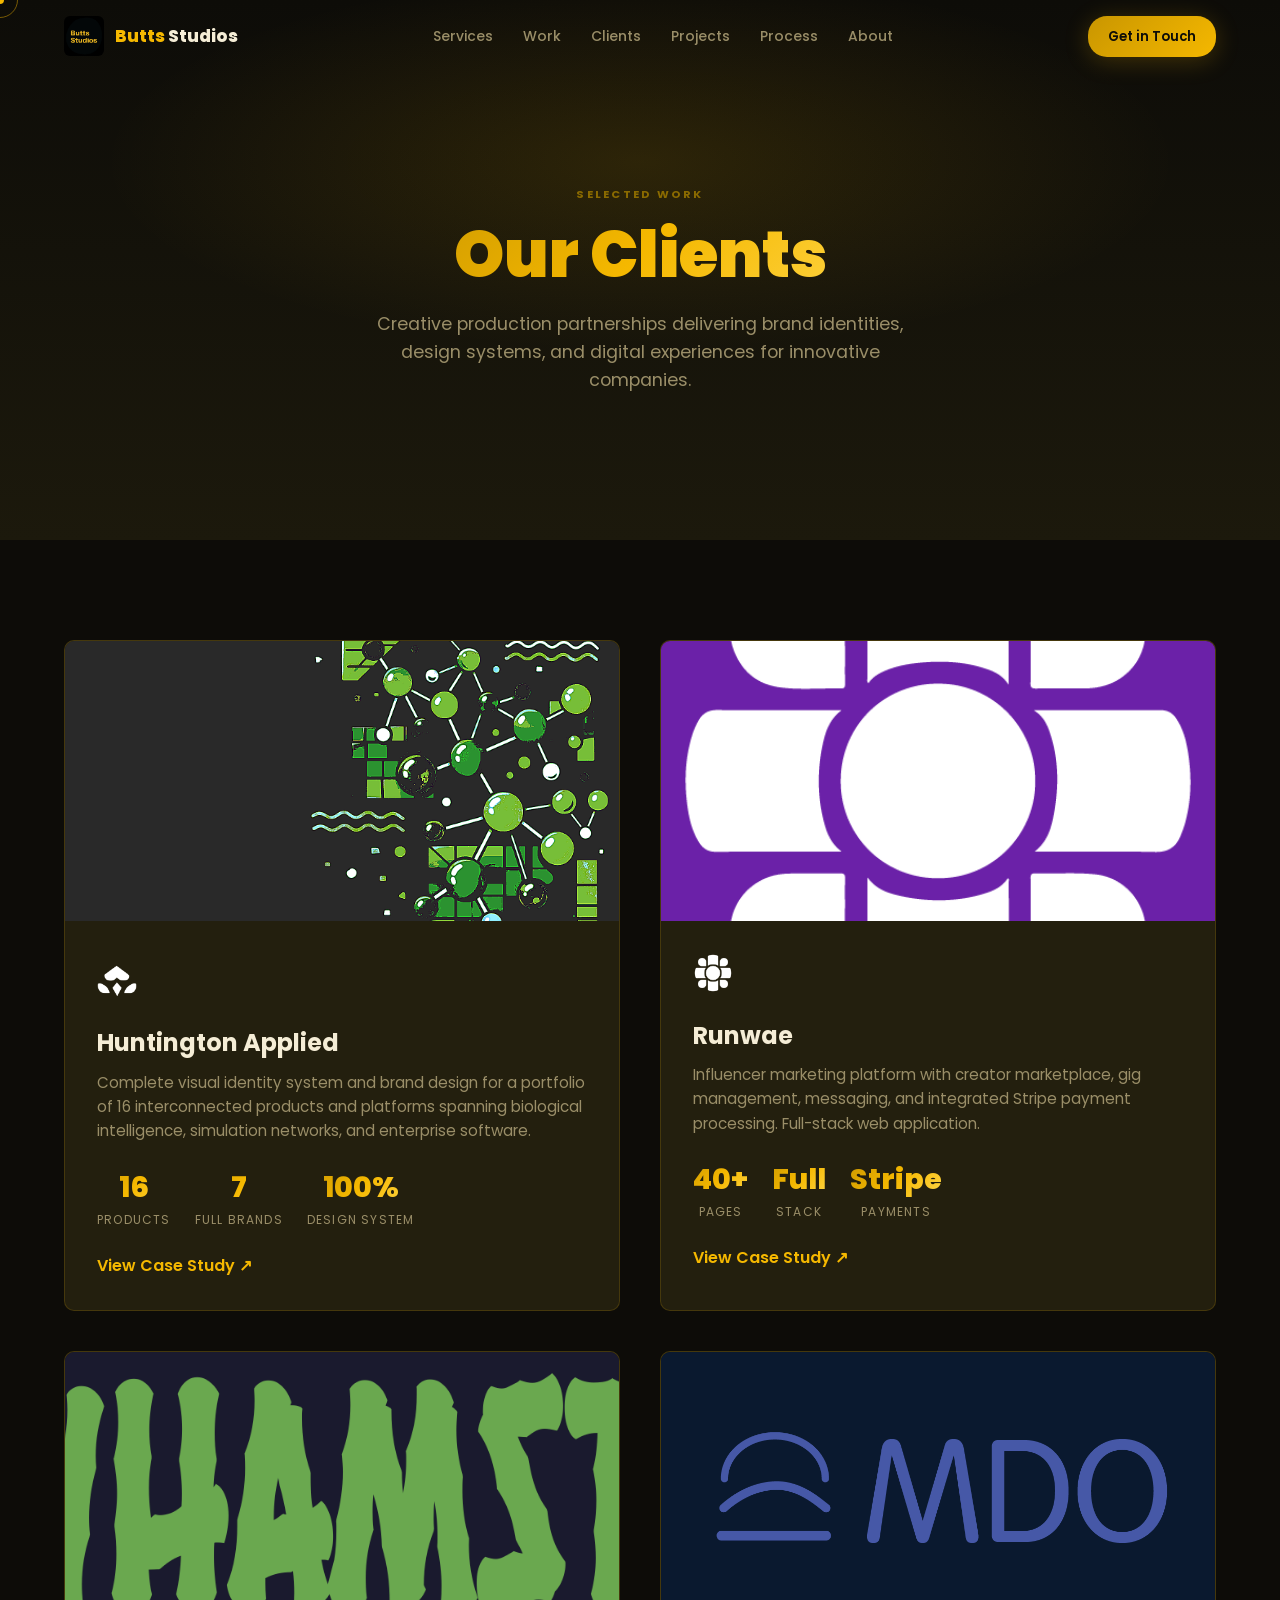
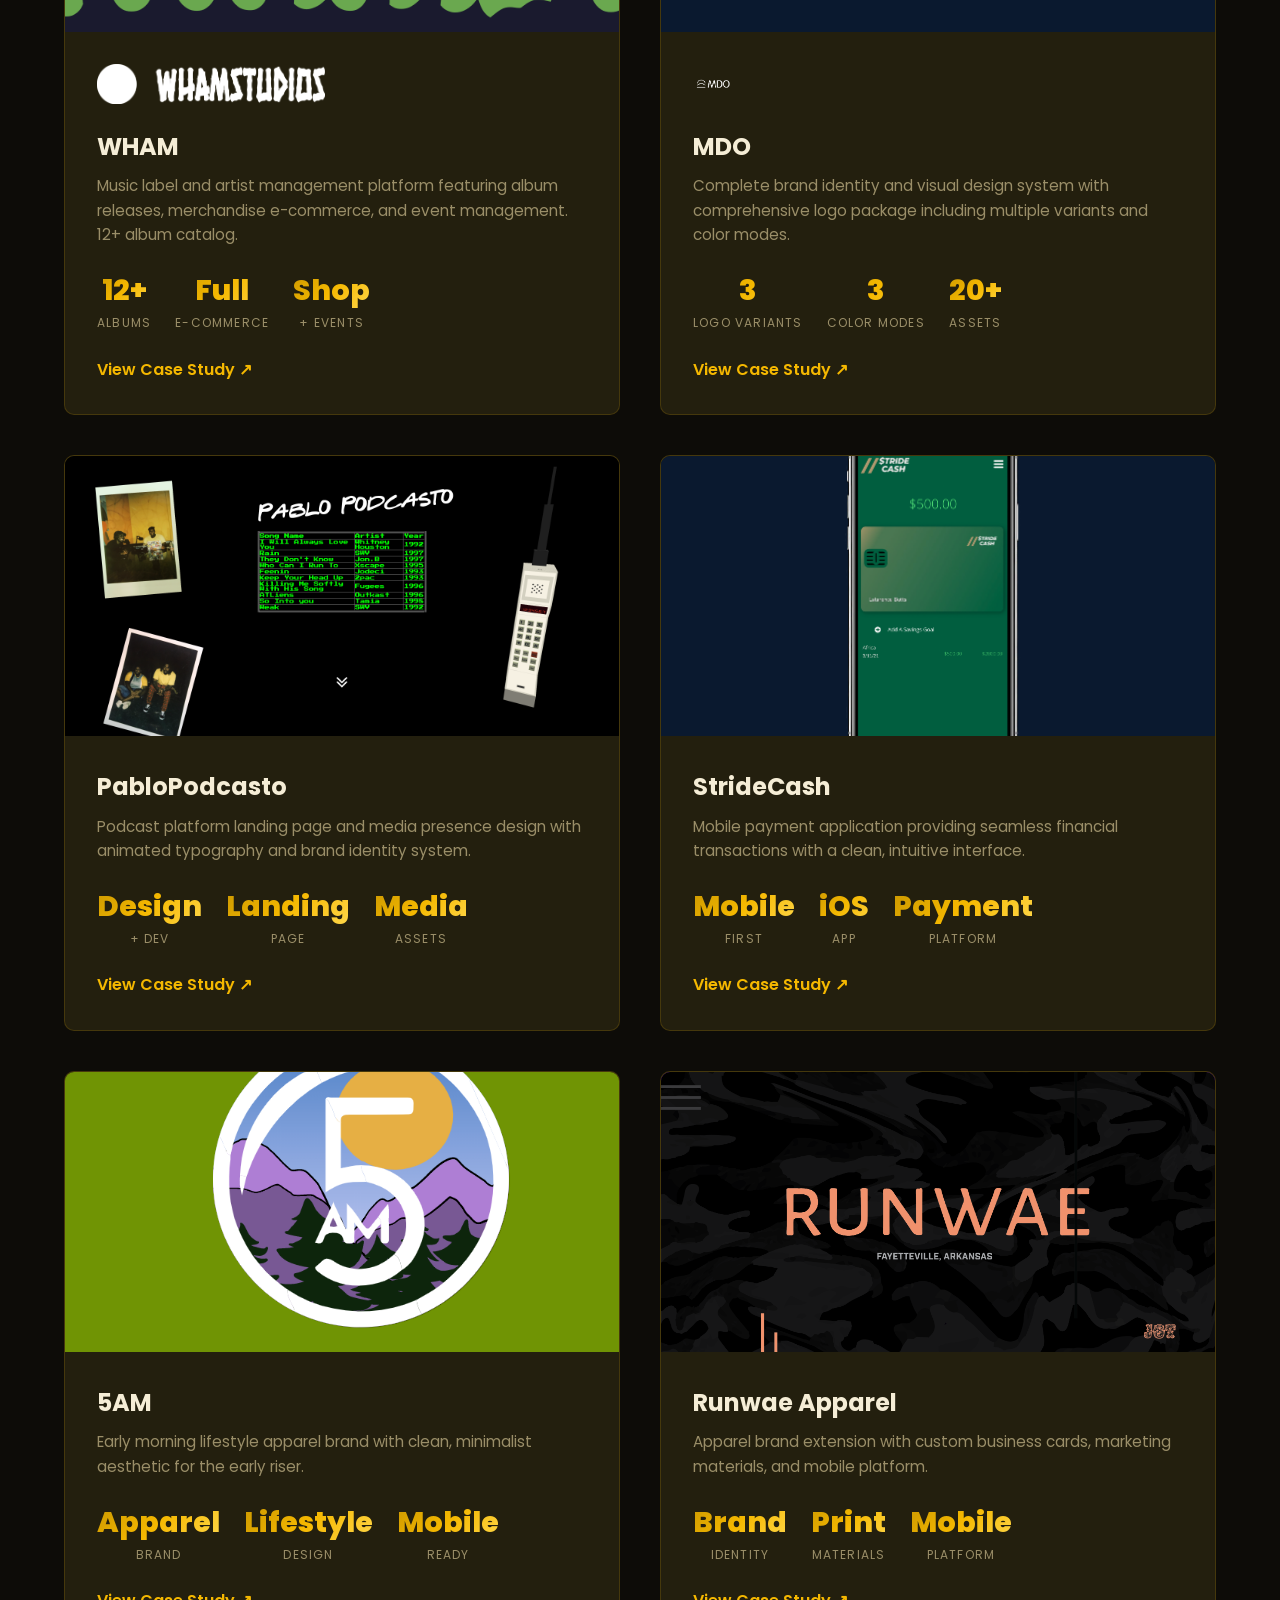
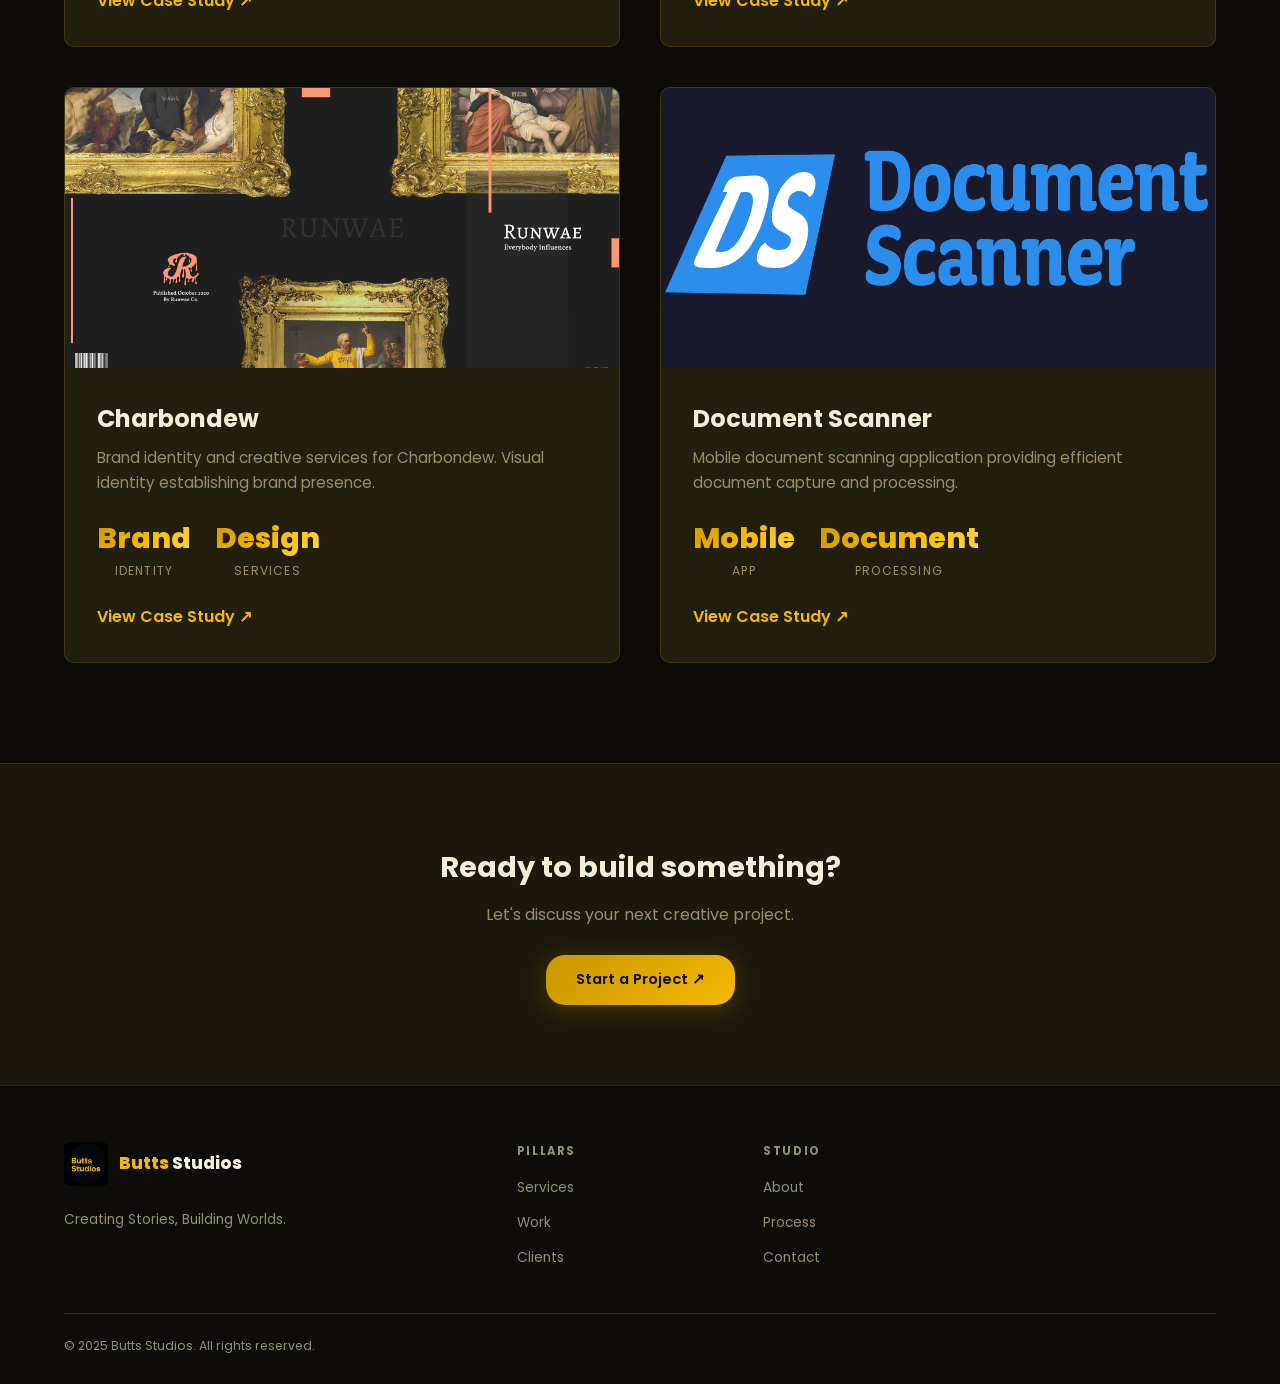
<file: clients/index.html>
<!DOCTYPE html>
<html lang="en">
<head>
  <meta charset="UTF-8" />
  <meta name="viewport" content="width=device-width, initial-scale=1.0" />
  <title>Clients — Butts Studios</title>
  <meta name="description" content="Client work and case studies from Butts Studios. Creative production for Huntington Applied and more." />
  <link rel="canonical" href="https://buttsstudios.com/clients" />
  <meta property="og:type" content="website" />
  <meta property="og:url" content="https://buttsstudios.com/clients" />
  <meta property="og:title" content="Clients — Butts Studios" />
  <meta property="og:description" content="Client work and case studies from Butts Studios. Creative production for Huntington Applied and more." />
  <meta property="og:image" content="https://buttsstudios.com/og-image.svg" />
  <meta property="og:image:width" content="1200" />
  <meta property="og:image:height" content="630" />
  <meta property="og:site_name" content="Butts Studios" />
  <meta name="twitter:card" content="summary_large_image" />
  <meta name="twitter:site" content="@buttsstudios" />
  <meta name="twitter:title" content="Clients — Butts Studios" />
  <meta name="twitter:description" content="Client work and case studies from Butts Studios. Creative production for Huntington Applied and more." />
  <meta name="twitter:image" content="https://buttsstudios.com/og-image.svg" />
  <link rel="preconnect" href="https://fonts.googleapis.com" />
  <link rel="preconnect" href="https://fonts.gstatic.com" crossorigin />
  <link href="https://fonts.googleapis.com/css2?family=Poppins:ital,wght@0,300;0,400;0,500;0,600;0,700;0,800;0,900;1,300&display=swap" rel="stylesheet" />
  <link rel="stylesheet" href="../css/style.css" />
  <style>
    .page-hero { min-height:60vh; display:flex; flex-direction:column; align-items:center; justify-content:center; text-align:center; padding:120px 24px 80px; position:relative; background:linear-gradient(180deg,var(--bg) 0%,var(--surface) 100%); }
    .page-hero::before { content:''; position:absolute; inset:0; background:radial-gradient(ellipse 60% 50% at 50% 30%, rgba(245,184,0,.12) 0%, transparent 70%); }
    .page-hero-content { position:relative; z-index:2; }
    .page-eyebrow { font-size:.7rem; font-weight:700; letter-spacing:.2em; text-transform:uppercase; color:var(--gold-dim); margin-bottom:16px; }
    .page-title { font-size:clamp(2.5rem,5vw,4rem); font-weight:900; line-height:1.1; margin-bottom:20px; background:var(--grad); -webkit-background-clip:text; -webkit-text-fill-color:transparent; background-clip:text; }
    .page-subtitle { font-size:1.1rem; color:var(--muted); max-width:560px; margin:0 auto; }

    .clients-section { padding:100px 0; }
    .client-card { background:var(--surface2); border:1px solid var(--border); border-radius:var(--radius); overflow:hidden; transition:transform .3s, box-shadow .3s; }
    .client-card:hover { transform:translateY(-6px); box-shadow:0 20px 60px rgba(245,184,0,.15); }
    .client-card-img { width:100%; height:280px; object-fit:cover; }
    .client-card-body { padding:32px; }
    .client-card-logo { height:40px; width:auto; margin-bottom:16px; filter:brightness(0) invert(1); }
    .client-card-title { font-size:1.5rem; font-weight:700; color:var(--text); margin-bottom:8px; }
    .client-card-desc { color:var(--muted); font-size:.95rem; line-height:1.6; margin-bottom:20px; }
    .client-card-stats { display:flex; gap:24px; margin-bottom:24px; }
    .client-stat { text-align:center; }
    .client-stat-num { font-size:1.8rem; font-weight:800; background:var(--grad); -webkit-background-clip:text; -webkit-text-fill-color:transparent; background-clip:text; }
    .client-stat-label { font-size:.75rem; color:var(--muted); text-transform:uppercase; letter-spacing:.1em; }
    .client-card-link { display:inline-flex; align-items:center; gap:8px; color:var(--gold); font-weight:600; text-decoration:none; transition:gap .3s; }
    .client-card-link:hover { gap:14px; }

    .cta-section { text-align:center; padding:80px 24px; background:var(--surface); border-top:1px solid var(--border); }
    .cta-title { font-size:1.8rem; font-weight:700; color:var(--text); margin-bottom:12px; }
    .cta-sub { color:var(--muted); margin-bottom:28px; }
  </style>
</head>
<body>
<div id="cursor-dot"></div>
<div id="cursor-ring"></div>

<!-- NAV -->
<nav id="nav">
  <div class="nav-inner">
    <a href="../#hero" class="nav-logo">
      <img src="../images/logo.png" alt="Butts Studios" class="nav-logo-img" />
      <span class="nav-logo-text"><span>Butts</span> Studios</span>
    </a>
    <ul class="nav-links">
      <li><a href="../#services">Services</a></li>
      <li><a href="../#portfolio">Work</a></li>
      <li><a href="./">Clients</a></li>
      <li><a href="../#subsidiaries">Projects</a></li>
      <li><a href="../#process">Process</a></li>
      <li><a href="../#about">About</a></li>
    </ul>
    <div class="nav-cta">
      <a href="../#contact" class="btn btn-primary" style="padding:10px 20px;font-size:.82rem;">Get in Touch</a>
    </div>
    <button class="burger" id="burger" aria-label="Menu"><span></span><span></span><span></span></button>
  </div>
</nav>
<div class="mobile-nav" id="mobileNav">
  <a href="../#services" class="mobile-link">Services</a>
  <a href="../#portfolio" class="mobile-link">Work</a>
  <a href="./" class="mobile-link">Clients</a>
  <a href="../#subsidiaries" class="mobile-link">Projects</a>
  <a href="../#process" class="mobile-link">Process</a>
  <a href="../#about" class="mobile-link">About</a>
  <a href="../#contact" class="mobile-link">Contact</a>
</div>

<!-- HERO -->
<section class="page-hero">
  <div class="page-hero-content">
    <div class="page-eyebrow">Selected Work</div>
    <h1 class="page-title">Our Clients</h1>
    <p class="page-subtitle">Creative production partnerships delivering brand identities, design systems, and digital experiences for innovative companies.</p>
  </div>
</section>

<!-- CLIENTS GRID -->
<section class="clients-section">
  <div class="container">
    <div class="clients-grid" style="display:grid;grid-template-columns:repeat(auto-fit,minmax(380px,1fr));gap:40px;max-width:1200px;margin:0 auto;">
      
      <!-- HUNTINGTON APPLIED -->
      <div class="client-card">
        <img src="./huntington-applied/projects/sage/screenshot.png" alt="Huntington Applied" class="client-card-img" />
        <div class="client-card-body">
          <img src="./huntington-applied/huntington_applied-logo-primary.png" alt="Huntington Applied" class="client-card-logo" />
          <h3 class="client-card-title">Huntington Applied</h3>
          <p class="client-card-desc">Complete visual identity system and brand design for a portfolio of 16 interconnected products and platforms spanning biological intelligence, simulation networks, and enterprise software.</p>
          <div class="client-card-stats">
            <div class="client-stat">
              <div class="client-stat-num">16</div>
              <div class="client-stat-label">Products</div>
            </div>
            <div class="client-stat">
              <div class="client-stat-num">7</div>
              <div class="client-stat-label">Full Brands</div>
            </div>
            <div class="client-stat">
              <div class="client-stat-num">100%</div>
              <div class="client-stat-label">Design System</div>
            </div>
          </div>
          <a href="./huntington-applied/" class="client-card-link">View Case Study ↗</a>
        </div>
      </div>

      <!-- RUNWAE -->
      <div class="client-card">
        <img src="./runwae/runwae-logo.png" alt="Runwae" class="client-card-img" style="background:#6b21a8;display:flex;align-items:center;justify-content:center;" />
        <div class="client-card-body">
          <img src="./runwae/runwae-logo.png" alt="Runwae" class="client-card-logo" />
          <h3 class="client-card-title">Runwae</h3>
          <p class="client-card-desc">Influencer marketing platform with creator marketplace, gig management, messaging, and integrated Stripe payment processing. Full-stack web application.</p>
          <div class="client-card-stats">
            <div class="client-stat">
              <div class="client-stat-num">40+</div>
              <div class="client-stat-label">Pages</div>
            </div>
            <div class="client-stat">
              <div class="client-stat-num">Full</div>
              <div class="client-stat-label">Stack</div>
            </div>
            <div class="client-stat">
              <div class="client-stat-num">Stripe</div>
              <div class="client-stat-label">Payments</div>
            </div>
          </div>
          <a href="./runwae/" class="client-card-link">View Case Study ↗</a>
        </div>
      </div>

      <!-- WHAM -->
      <div class="client-card">
        <img src="./wham/wham-logo.png" alt="WHAM" class="client-card-img" style="background:#1a1a2e;display:flex;align-items:center;justify-content:center;" />
        <div class="client-card-body">
          <img src="./wham/wham-logo.png" alt="WHAM" class="client-card-logo" />
          <h3 class="client-card-title">WHAM</h3>
          <p class="client-card-desc">Music label and artist management platform featuring album releases, merchandise e-commerce, and event management. 12+ album catalog.</p>
          <div class="client-card-stats">
            <div class="client-stat">
              <div class="client-stat-num">12+</div>
              <div class="client-stat-label">Albums</div>
            </div>
            <div class="client-stat">
              <div class="client-stat-num">Full</div>
              <div class="client-stat-label">E-Commerce</div>
            </div>
            <div class="client-stat">
              <div class="client-stat-num">Shop</div>
              <div class="client-stat-label">+ Events</div>
            </div>
          </div>
          <a href="./wham/" class="client-card-link">View Case Study ↗</a>
        </div>
      </div>

      <!-- MDO -->
      <div class="client-card">
        <img src="./mdo/mdo-logo.png" alt="MDO" class="client-card-img" style="background:#0a192f;display:flex;align-items:center;justify-content:center;" />
        <div class="client-card-body">
          <img src="./mdo/mdo-logo.png" alt="MDO" class="client-card-logo" />
          <h3 class="client-card-title">MDO</h3>
          <p class="client-card-desc">Complete brand identity and visual design system with comprehensive logo package including multiple variants and color modes.</p>
          <div class="client-card-stats">
            <div class="client-stat">
              <div class="client-stat-num">3</div>
              <div class="client-stat-label">Logo Variants</div>
            </div>
            <div class="client-stat">
              <div class="client-stat-num">3</div>
              <div class="client-stat-label">Color Modes</div>
            </div>
            <div class="client-stat">
              <div class="client-stat-num">20+</div>
              <div class="client-stat-label">Assets</div>
            </div>
          </div>
          <a href="./mdo/" class="client-card-link">View Case Study ↗</a>
        </div>
      </div>

      <!-- PABLOPODCASTO -->
      <div class="client-card">
        <img src="./pablopodcasto/img/pablopodcastolandingscreenshot.png" alt="PabloPodcasto" class="client-card-img" style="background:#1a1a2e;display:flex;align-items:center;justify-content:center;" />
        <div class="client-card-body">
          <h3 class="client-card-title">PabloPodcasto</h3>
          <p class="client-card-desc">Podcast platform landing page and media presence design with animated typography and brand identity system.</p>
          <div class="client-card-stats">
            <div class="client-stat">
              <div class="client-stat-num">Design</div>
              <div class="client-stat-label">+ Dev</div>
            </div>
            <div class="client-stat">
              <div class="client-stat-num">Landing</div>
              <div class="client-stat-label">Page</div>
            </div>
            <div class="client-stat">
              <div class="client-stat-num">Media</div>
              <div class="client-stat-label">Assets</div>
            </div>
          </div>
          <a href="./pablopodcasto/" class="client-card-link">View Case Study ↗</a>
        </div>
      </div>

      <!-- STRIDECASH -->
      <div class="client-card">
        <img src="./stridecash/stridecashhomeiphone.png" alt="StrideCash" class="client-card-img" style="background:#0a192f;display:flex;align-items:center;justify-content:center;" />
        <div class="client-card-body">
          <h3 class="client-card-title">StrideCash</h3>
          <p class="client-card-desc">Mobile payment application providing seamless financial transactions with a clean, intuitive interface.</p>
          <div class="client-card-stats">
            <div class="client-stat">
              <div class="client-stat-num">Mobile</div>
              <div class="client-stat-label">First</div>
            </div>
            <div class="client-stat">
              <div class="client-stat-num">iOS</div>
              <div class="client-stat-label">App</div>
            </div>
            <div class="client-stat">
              <div class="client-stat-num">Payment</div>
              <div class="client-stat-label">Platform</div>
            </div>
          </div>
          <a href="./stridecash/" class="client-card-link">View Case Study ↗</a>
        </div>
      </div>

      <!-- 5AM -->
      <div class="client-card">
        <img src="./5am/5amiphone.png" alt="5AM" class="client-card-img" style="background:#f5f5f5;display:flex;align-items:center;justify-content:center;" />
        <div class="client-card-body">
          <h3 class="client-card-title">5AM</h3>
          <p class="client-card-desc">Early morning lifestyle apparel brand with clean, minimalist aesthetic for the early riser.</p>
          <div class="client-card-stats">
            <div class="client-stat">
              <div class="client-stat-num">Apparel</div>
              <div class="client-stat-label">Brand</div>
            </div>
            <div class="client-stat">
              <div class="client-stat-num">Lifestyle</div>
              <div class="client-stat-label">Design</div>
            </div>
            <div class="client-stat">
              <div class="client-stat-num">Mobile</div>
              <div class="client-stat-label">Ready</div>
            </div>
          </div>
          <a href="./5am/" class="client-card-link">View Case Study ↗</a>
        </div>
      </div>

      <!-- RUNWAE APPAREL -->
      <div class="client-card">
        <img src="./runwae-apparel/runwaeapparelbusinesscardfront.png" alt="Runwae Apparel" class="client-card-img" style="background:#6b21a8;display:flex;align-items:center;justify-content:center;" />
        <div class="client-card-body">
          <h3 class="client-card-title">Runwae Apparel</h3>
          <p class="client-card-desc">Apparel brand extension with custom business cards, marketing materials, and mobile platform.</p>
          <div class="client-card-stats">
            <div class="client-stat">
              <div class="client-stat-num">Brand</div>
              <div class="client-stat-label">Identity</div>
            </div>
            <div class="client-stat">
              <div class="client-stat-num">Print</div>
              <div class="client-stat-label">Materials</div>
            </div>
            <div class="client-stat">
              <div class="client-stat-num">Mobile</div>
              <div class="client-stat-label">Platform</div>
            </div>
          </div>
          <a href="./runwae-apparel/" class="client-card-link">View Case Study ↗</a>
        </div>
      </div>

      <!-- CHARBONDEW -->
      <div class="client-card">
        <img src="./runwae-apparel/magazinefinal.png" alt="Charbondew" class="client-card-img" style="background:#1a1a2e;display:flex;align-items:center;justify-content:center;" />
        <div class="client-card-body">
          <h3 class="client-card-title">Charbondew</h3>
          <p class="client-card-desc">Brand identity and creative services for Charbondew. Visual identity establishing brand presence.</p>
          <div class="client-card-stats">
            <div class="client-stat">
              <div class="client-stat-num">Brand</div>
              <div class="client-stat-label">Identity</div>
            </div>
            <div class="client-stat">
              <div class="client-stat-num">Design</div>
              <div class="client-stat-label">Services</div>
            </div>
          </div>
          <a href="./charbondew/" class="client-card-link">View Case Study ↗</a>
        </div>
      </div>

      <!-- DOCUMENT SCANNER -->
      <div class="client-card">
        <img src="./document-scanner/Artboard-1-copy-8.png" alt="Document Scanner" class="client-card-img" style="background:#1a1a2e;display:flex;align-items:center;justify-content:center;" />
        <div class="client-card-body">
          <h3 class="client-card-title">Document Scanner</h3>
          <p class="client-card-desc">Mobile document scanning application providing efficient document capture and processing.</p>
          <div class="client-card-stats">
            <div class="client-stat">
              <div class="client-stat-num">Mobile</div>
              <div class="client-stat-label">App</div>
            </div>
            <div class="client-stat">
              <div class="client-stat-num">Document</div>
              <div class="client-stat-label">Processing</div>
            </div>
          </div>
          <a href="./document-scanner/" class="client-card-link">View Case Study ↗</a>
        </div>
      </div>

    </div>
  </div>
</section>

<!-- CTA -->
<section class="cta-section">
  <h2 class="cta-title">Ready to build something?</h2>
  <p class="cta-sub">Let's discuss your next creative project.</p>
  <a href="../#contact" class="btn btn-primary">Start a Project ↗</a>
</section>

<!-- FOOTER -->
<footer>
  <div class="container">
    <div class="footer-inner">
      <div class="footer-brand">
        <a href="../#hero" class="nav-logo" style="display:inline-flex"><img src="../images/logo.png" alt="Butts Studios" class="footer-logo-img" /><span class="nav-logo-text"><span>Butts</span> Studios</span></a>
        <p>Creating Stories, Building Worlds.</p>
      </div>
      <div class="footer-col"><h4>Pillars</h4><ul><li><a href="../#services">Services</a></li><li><a href="../#portfolio">Work</a></li><li><a href="./">Clients</a></li></ul></div>
      <div class="footer-col"><h4>Studio</h4><ul><li><a href="../#about">About</a></li><li><a href="../#process">Process</a></li><li><a href="../#contact">Contact</a></li></ul></div>
    </div>
    <div class="footer-bottom">
      <p>© 2025 Butts Studios. All rights reserved.</p>
    </div>
  </div>
</footer>

<script src="../js/main.js"></script>
</body>
</html>
</file>
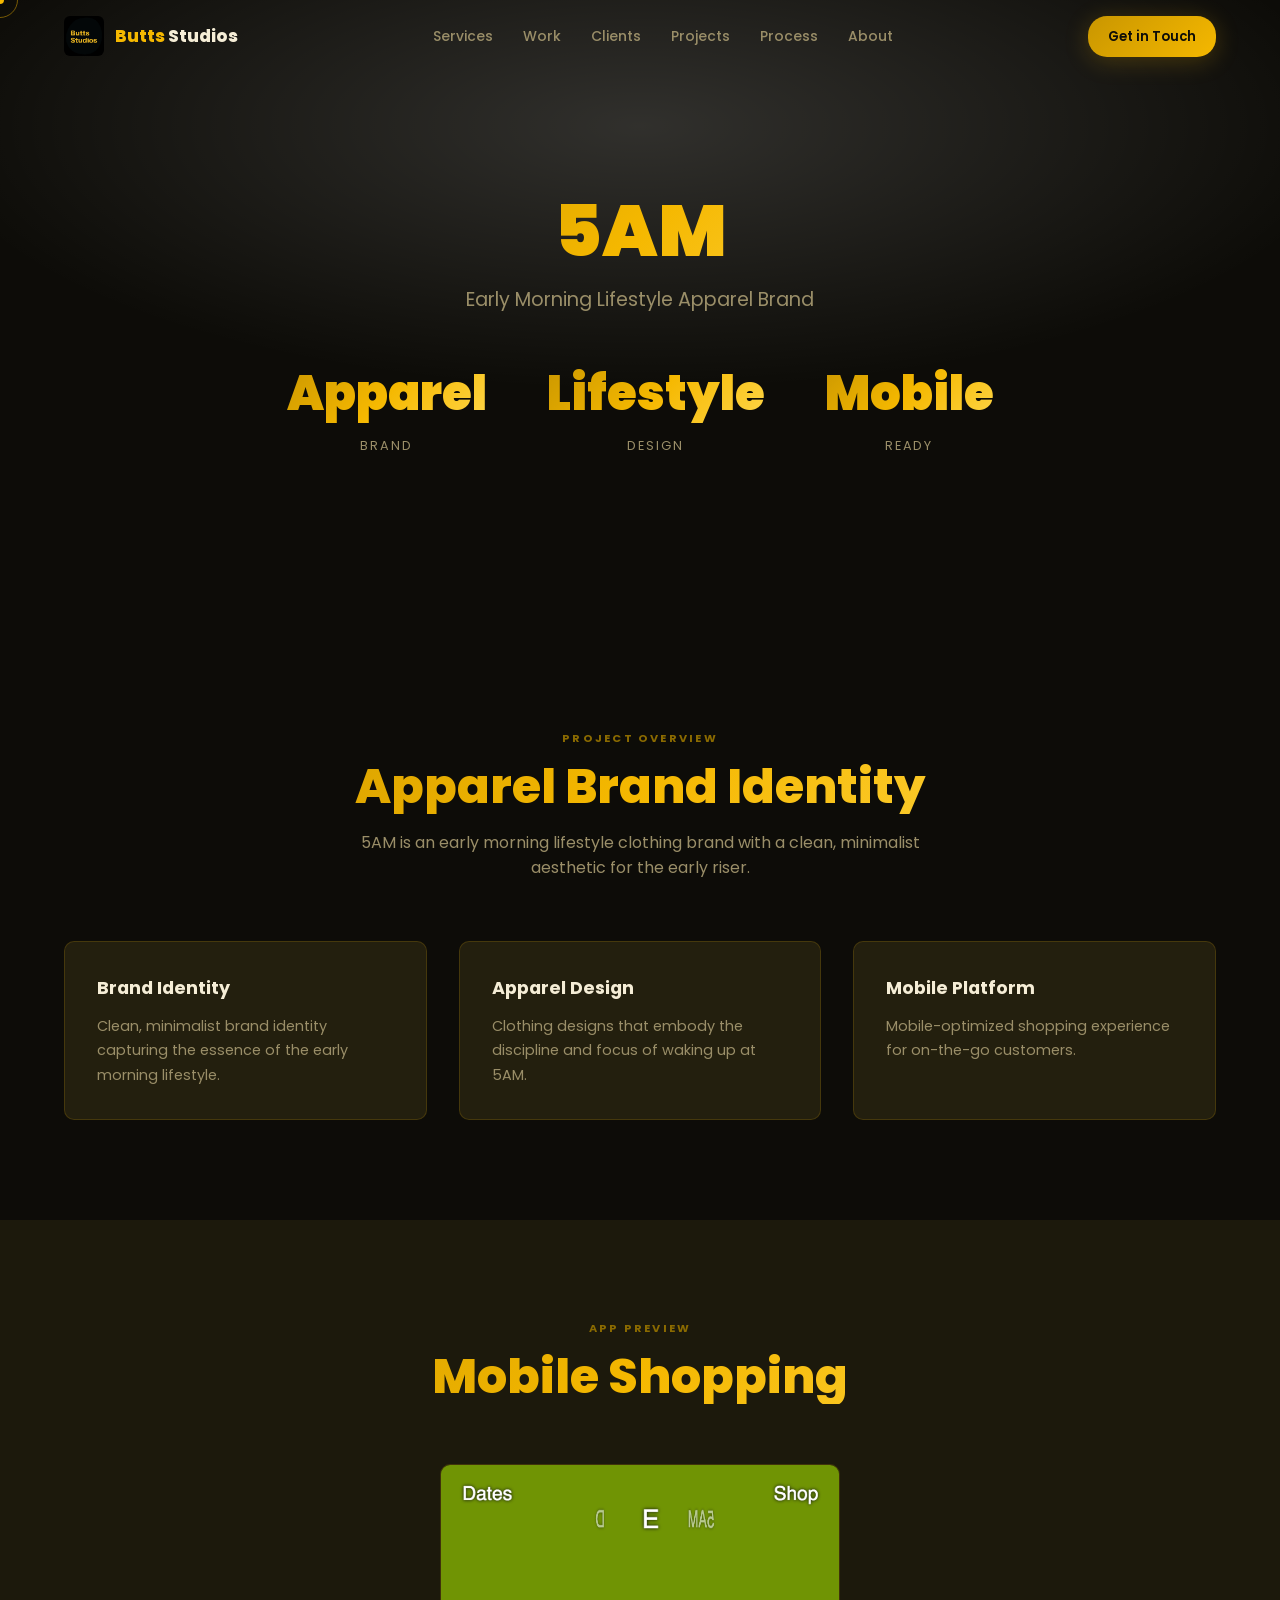
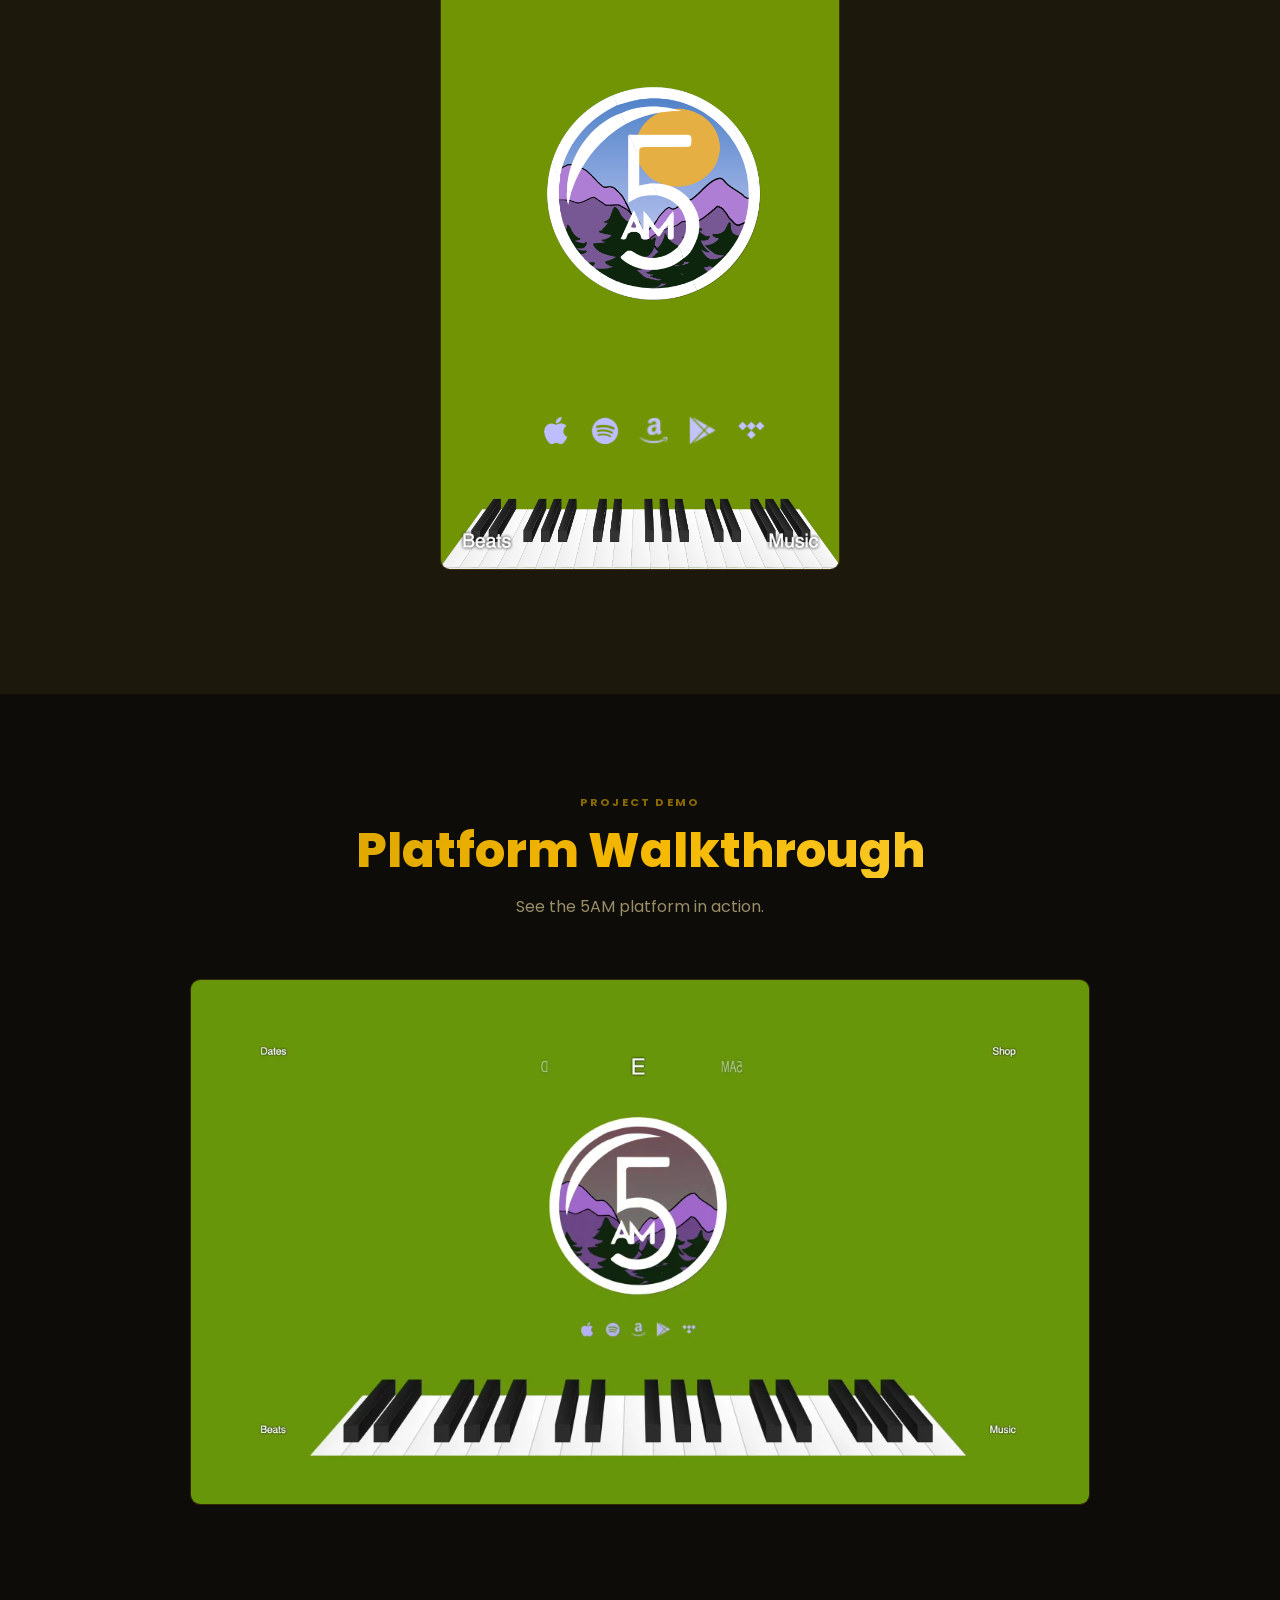
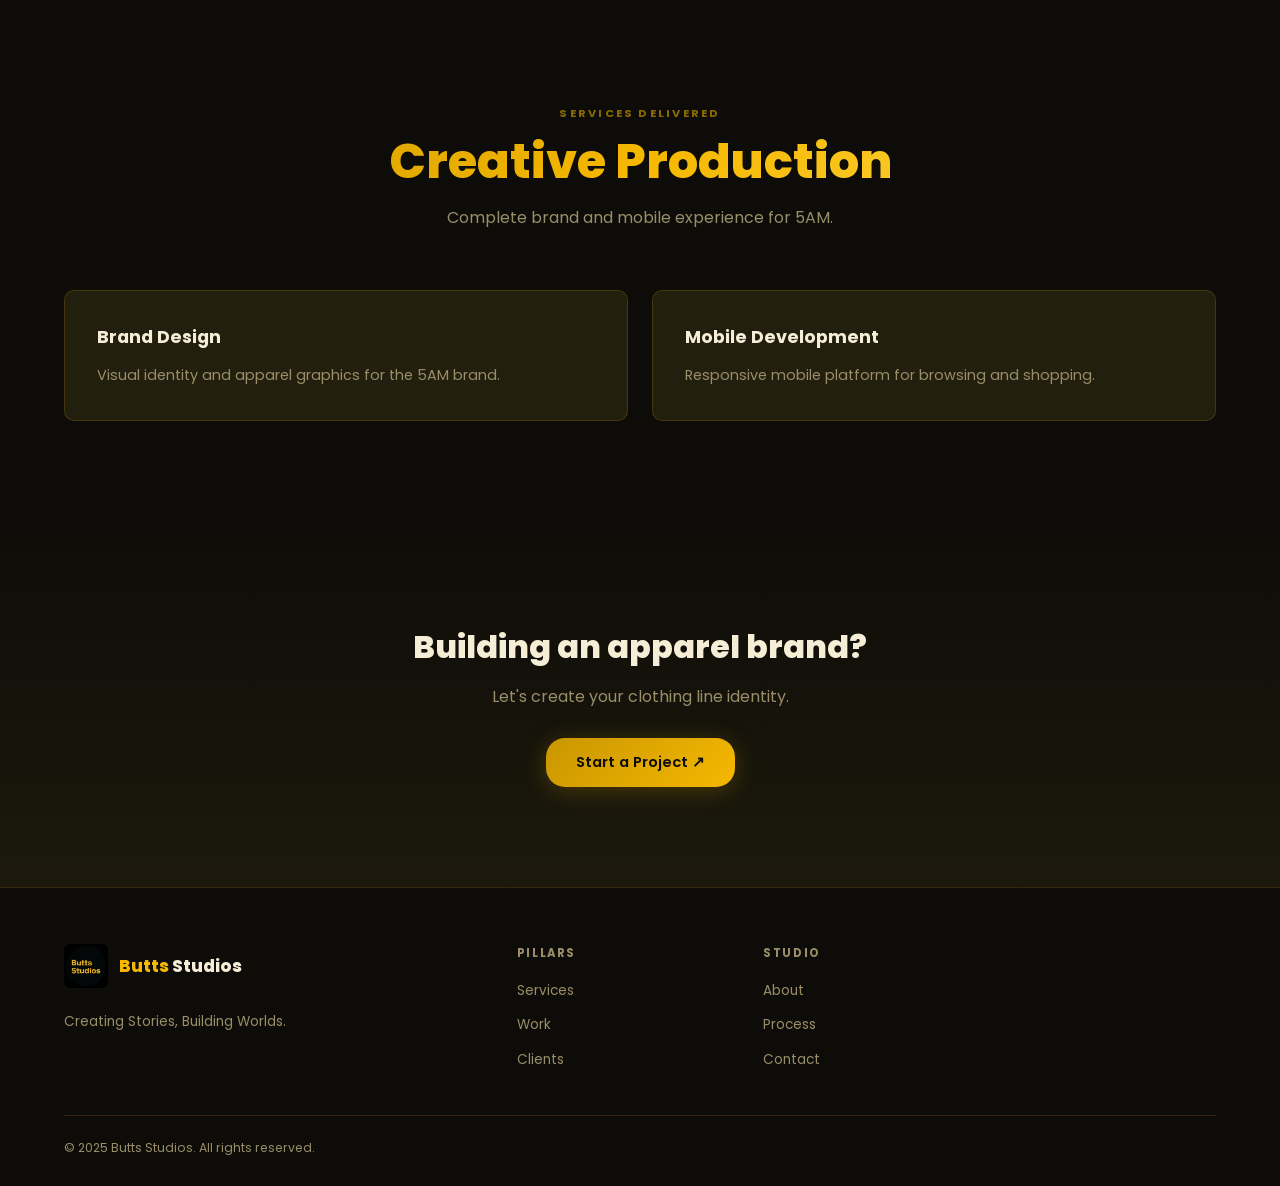
<file: clients/5am/index.html>
<!DOCTYPE html>
<html lang="en">
<head>
  <meta charset="UTF-8" />
  <meta name="viewport" content="width=device-width, initial-scale=1.0" />
  <title>5AM — Butts Studios</title>
  <meta name="description" content="5AM apparel brand identity and design. Early morning lifestyle clothing line." />
  <link rel="canonical" href="https://buttsstudios.com/clients/5am" />
  <meta property="og:type" content="website" />
  <meta property="og:url" content="https://buttsstudios.com/clients/5am" />
  <meta property="og:title" content="5AM — Butts Studios" />
  <meta property="og:description" content="5AM apparel brand identity and design. Early morning lifestyle clothing line." />
  <meta property="og:image" content="https://buttsstudios.com/og-image.svg" />
  <meta property="og:image:width" content="1200" />
  <meta property="og:image:height" content="630" />
  <meta property="og:site_name" content="Butts Studios" />
  <meta name="twitter:card" content="summary_large_image" />
  <meta name="twitter:site" content="@buttsstudios" />
  <meta name="twitter:title" content="5AM — Butts Studios" />
  <meta name="twitter:description" content="5AM apparel brand identity and design. Early morning lifestyle clothing line." />
  <meta name="twitter:image" content="https://buttsstudios.com/og-image.svg" />
  <link rel="preconnect" href="https://fonts.googleapis.com" />
  <link rel="preconnect" href="https://fonts.gstatic.com" crossorigin />
  <link href="https://fonts.googleapis.com/css2?family=Poppins:ital,wght@0,300;0,400;0,500;0,600;0,700;0,800;0,900;1,300&display=swap" rel="stylesheet" />
  <link rel="stylesheet" href="../../css/style.css" />
  <style>
    .page-hero { min-height:70vh; display:flex; flex-direction:column; align-items:center; justify-content:center; text-align:center; padding:120px 24px 100px; position:relative; overflow:hidden; }
    .page-hero::before { content:''; position:absolute; inset:0; background:radial-gradient(ellipse 80% 60% at 50% 20%, rgba(255,255,255,.15) 0%, transparent 70%); }
    .page-hero-content { position:relative; z-index:2; }
    .page-client-logo { height:60px; width:auto; margin-bottom:24px; filter:brightness(0) invert(1); }
    .page-title { font-size:clamp(2.5rem,6vw,4.5rem); font-weight:900; line-height:1.05; margin-bottom:16px; background:var(--grad); -webkit-background-clip:text; -webkit-text-fill-color:transparent; background-clip:text; }
    .page-tagline { font-size:1.2rem; color:var(--muted); margin-bottom:40px; }
    .hero-stats { display:flex; justify-content:center; gap:60px; flex-wrap:wrap; }
    .hero-stat { text-align:center; }
    .hero-stat-num { font-size:3rem; font-weight:900; background:var(--grad); -webkit-background-clip:text; -webkit-text-fill-color:transparent; background-clip:text; }
    .hero-stat-label { font-size:.8rem; color:var(--muted); text-transform:uppercase; letter-spacing:.15em; margin-top:4px; }

    .section { padding:100px 0; }
    .section-alt { background:var(--surface); }
    .section-dark { background:var(--bg2); }
    .section-header { text-align:center; margin-bottom:60px; }
    .section-eyebrow { font-size:.7rem; font-weight:700; letter-spacing:.2em; text-transform:uppercase; color:var(--gold-dim); margin-bottom:12px; display:block; }
    .section-title { font-size:clamp(1.8rem,4vw,2.8rem); font-weight:800; background:var(--grad); -webkit-background-clip:text; -webkit-text-fill-color:transparent; background-clip:text; }
    .section-sub { color:var(--muted); max-width:600px; margin:16px auto 0; }

    .showcase-img { width:100%; max-width:400px; border-radius:var(--radius); margin:0 auto 24px; border:1px solid var(--border); display:block; }

    .features-grid { display:grid; grid-template-columns:repeat(auto-fit,minmax(300px,1fr)); gap:32px; }
    .feature-card { background:var(--surface2); border:1px solid var(--border); border-radius:var(--radius); padding:32px; }
    .feature-card h4 { font-size:1.1rem; font-weight:700; color:var(--text); margin-bottom:12px; }
    .feature-card p { font-size:.9rem; color:var(--muted); line-height:1.7; }

    .services-grid { display:grid; grid-template-columns:repeat(auto-fit,minmax(280px,1fr)); gap:24px; }
    .service-card { background:var(--surface2); border:1px solid var(--border); border-radius:var(--radius); padding:32px; }
    .service-card h4 { font-size:1.1rem; font-weight:700; color:var(--text); margin-bottom:12px; }
    .service-card p { font-size:.9rem; color:var(--muted); line-height:1.7; }

    .cta-section { text-align:center; padding:100px 24px; background:linear-gradient(180deg,var(--bg) 0%,var(--surface) 100%); }
    .video-container { width:100%; max-width:900px; margin:0 auto; border-radius:var(--radius); overflow:hidden; border:1px solid var(--border); }
    .video-container video { width:100%; display:block; }
  </style>
</head>
<body>
<div id="cursor-dot"></div>
<div id="cursor-ring"></div>

<!-- NAV -->
<nav id="nav">
  <div class="nav-inner">
    <a href="../../#hero" class="nav-logo">
      <img src="../../images/logo.png" alt="Butts Studios" class="nav-logo-img" />
      <span class="nav-logo-text"><span>Butts</span> Studios</span>
    </a>
    <ul class="nav-links">
      <li><a href="../../#services">Services</a></li>
      <li><a href="../../#portfolio">Work</a></li>
      <li><a href="../">Clients</a></li>
      <li><a href="../../#subsidiaries">Projects</a></li>
      <li><a href="../../#process">Process</a></li>
      <li><a href="../../#about">About</a></li>
    </ul>
    <div class="nav-cta">
      <a href="../../#contact" class="btn btn-primary" style="padding:10px 20px;font-size:.82rem;">Get in Touch</a>
    </div>
    <button class="burger" id="burger" aria-label="Menu"><span></span><span></span><span></span></button>
  </div>
</nav>
<div class="mobile-nav" id="mobileNav">
  <a href="../../#services" class="mobile-link">Services</a>
  <a href="../../#portfolio" class="mobile-link">Work</a>
  <a href="../" class="mobile-link">Clients</a>
  <a href="../../#subsidiaries" class="mobile-link">Projects</a>
  <a href="../../#process" class="mobile-link">Process</a>
  <a href="../../#about" class="mobile-link">About</a>
  <a href="../../#contact" class="mobile-link">Contact</a>
</div>

<!-- HERO -->
<section class="page-hero">
  <div class="page-hero-content">
    <h1 class="page-title">5AM</h1>
    <p class="page-tagline">Early Morning Lifestyle Apparel Brand</p>
    <div class="hero-stats">
      <div class="hero-stat">
        <div class="hero-stat-num">Apparel</div>
        <div class="hero-stat-label">Brand</div>
      </div>
      <div class="hero-stat">
        <div class="hero-stat-num">Lifestyle</div>
        <div class="hero-stat-label">Design</div>
      </div>
      <div class="hero-stat">
        <div class="hero-stat-num">Mobile</div>
        <div class="hero-stat-label">Ready</div>
      </div>
    </div>
  </div>
</section>

<!-- PROJECT OVERVIEW -->
<section class="section">
  <div class="container">
    <div class="section-header">
      <span class="section-eyebrow">Project Overview</span>
      <h2 class="section-title">Apparel Brand Identity</h2>
      <p class="section-sub">5AM is an early morning lifestyle clothing brand with a clean, minimalist aesthetic for the early riser.</p>
    </div>
    <div class="features-grid">
      <div class="feature-card">
        <h4>Brand Identity</h4>
        <p>Clean, minimalist brand identity capturing the essence of the early morning lifestyle.</p>
      </div>
      <div class="feature-card">
        <h4>Apparel Design</h4>
        <p>Clothing designs that embody the discipline and focus of waking up at 5AM.</p>
      </div>
      <div class="feature-card">
        <h4>Mobile Platform</h4>
        <p>Mobile-optimized shopping experience for on-the-go customers.</p>
      </div>
    </div>
  </div>
</section>

<!-- SHOWCASE -->
<section class="section section-alt">
  <div class="container">
    <div class="section-header">
      <span class="section-eyebrow">App Preview</span>
      <h2 class="section-title">Mobile Shopping</h2>
    </div>
    <img src="./5amiphone.png" alt="5AM App" class="showcase-img" />
  </div>
</section>

<!-- VIDEO SHOWCASE -->
<section class="section">
  <div class="container">
    <div class="section-header">
      <span class="section-eyebrow">Project Demo</span>
      <h2 class="section-title">Platform Walkthrough</h2>
      <p class="section-sub">See the 5AM platform in action.</p>
    </div>
    <div class="video-container">
      <video autoplay loop muted playsinline poster="./videos/5amdesktopfinal-poster-00001.jpg">
        <source src="./videos/5amdesktopfinal-transcode.mp4" type="video/mp4">
        <source src="./videos/5amdesktopfinal-transcode.webm" type="video/webm">
      </video>
    </div>
  </div>
</section>

<!-- SERVICES -->
<section class="section">
  <div class="container">
    <div class="section-header">
      <span class="section-eyebrow">Services Delivered</span>
      <h2 class="section-title">Creative Production</h2>
      <p class="section-sub">Complete brand and mobile experience for 5AM.</p>
    </div>
    <div class="services-grid">
      <div class="service-card">
        <h4>Brand Design</h4>
        <p>Visual identity and apparel graphics for the 5AM brand.</p>
      </div>
      <div class="service-card">
        <h4>Mobile Development</h4>
        <p>Responsive mobile platform for browsing and shopping.</p>
      </div>
    </div>
  </div>
</section>

<!-- CTA -->
<section class="cta-section">
  <h2 style="font-size:2rem;font-weight:800;margin-bottom:12px;">Building an apparel brand?</h2>
  <p style="color:var(--muted);margin-bottom:28px;">Let's create your clothing line identity.</p>
  <a href="../../#contact" class="btn btn-primary">Start a Project ↗</a>
</section>

<!-- FOOTER -->
<footer>
  <div class="container">
    <div class="footer-inner">
      <div class="footer-brand">
        <a href="../../#hero" class="nav-logo" style="display:inline-flex"><img src="../../images/logo.png" alt="Butts Studios" class="footer-logo-img" /><span class="nav-logo-text"><span>Butts</span> Studios</span></a>
        <p>Creating Stories, Building Worlds.</p>
      </div>
      <div class="footer-col"><h4>Pillars</h4><ul><li><a href="../../#services">Services</a></li><li><a href="../../#portfolio">Work</a></li><li><a href="../">Clients</a></li></ul></div>
      <div class="footer-col"><h4>Studio</h4><ul><li><a href="../../#about">About</a></li><li><a href="../../#process">Process</a></li><li><a href="../../#contact">Contact</a></li></ul></div>
    </div>
    <div class="footer-bottom">
      <p>© 2025 Butts Studios. All rights reserved.</p>
    </div>
  </div>
</footer>

<script src="../../js/main.js"></script>
</body>
</html>
</file>
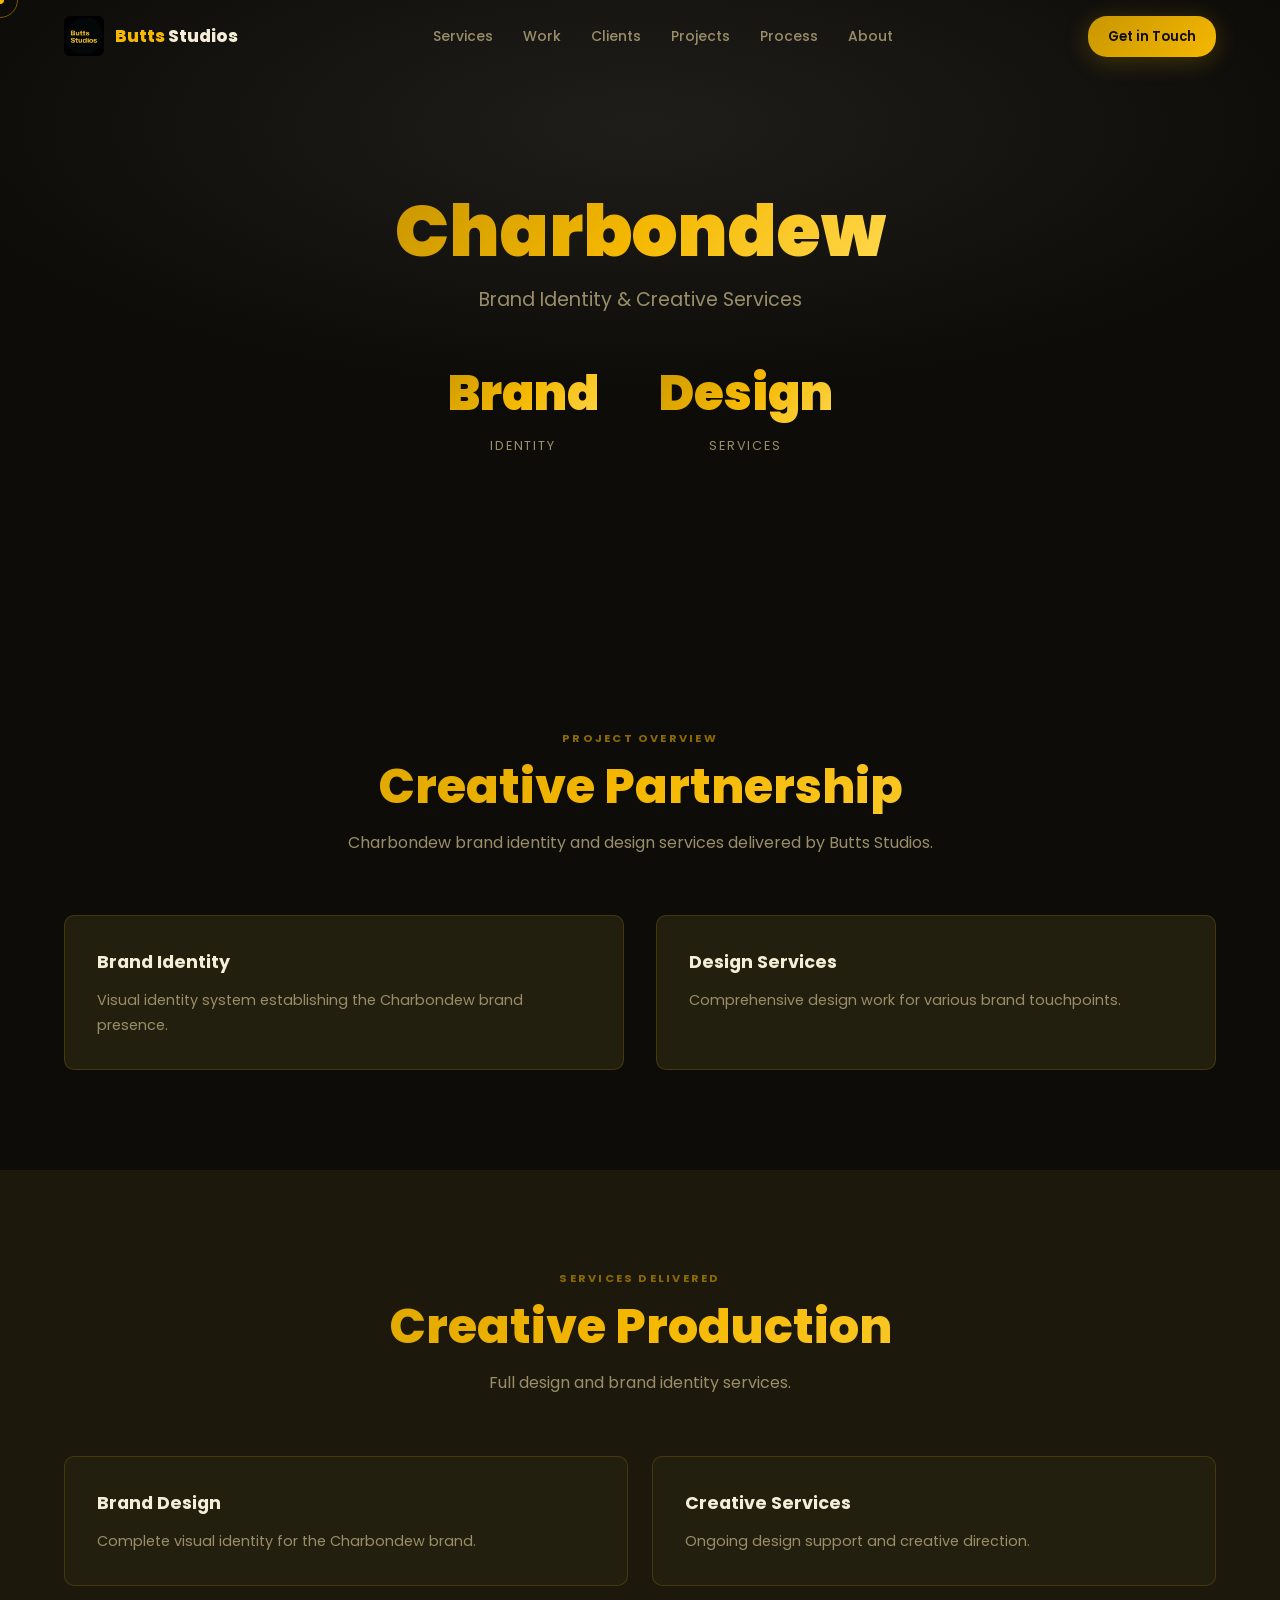
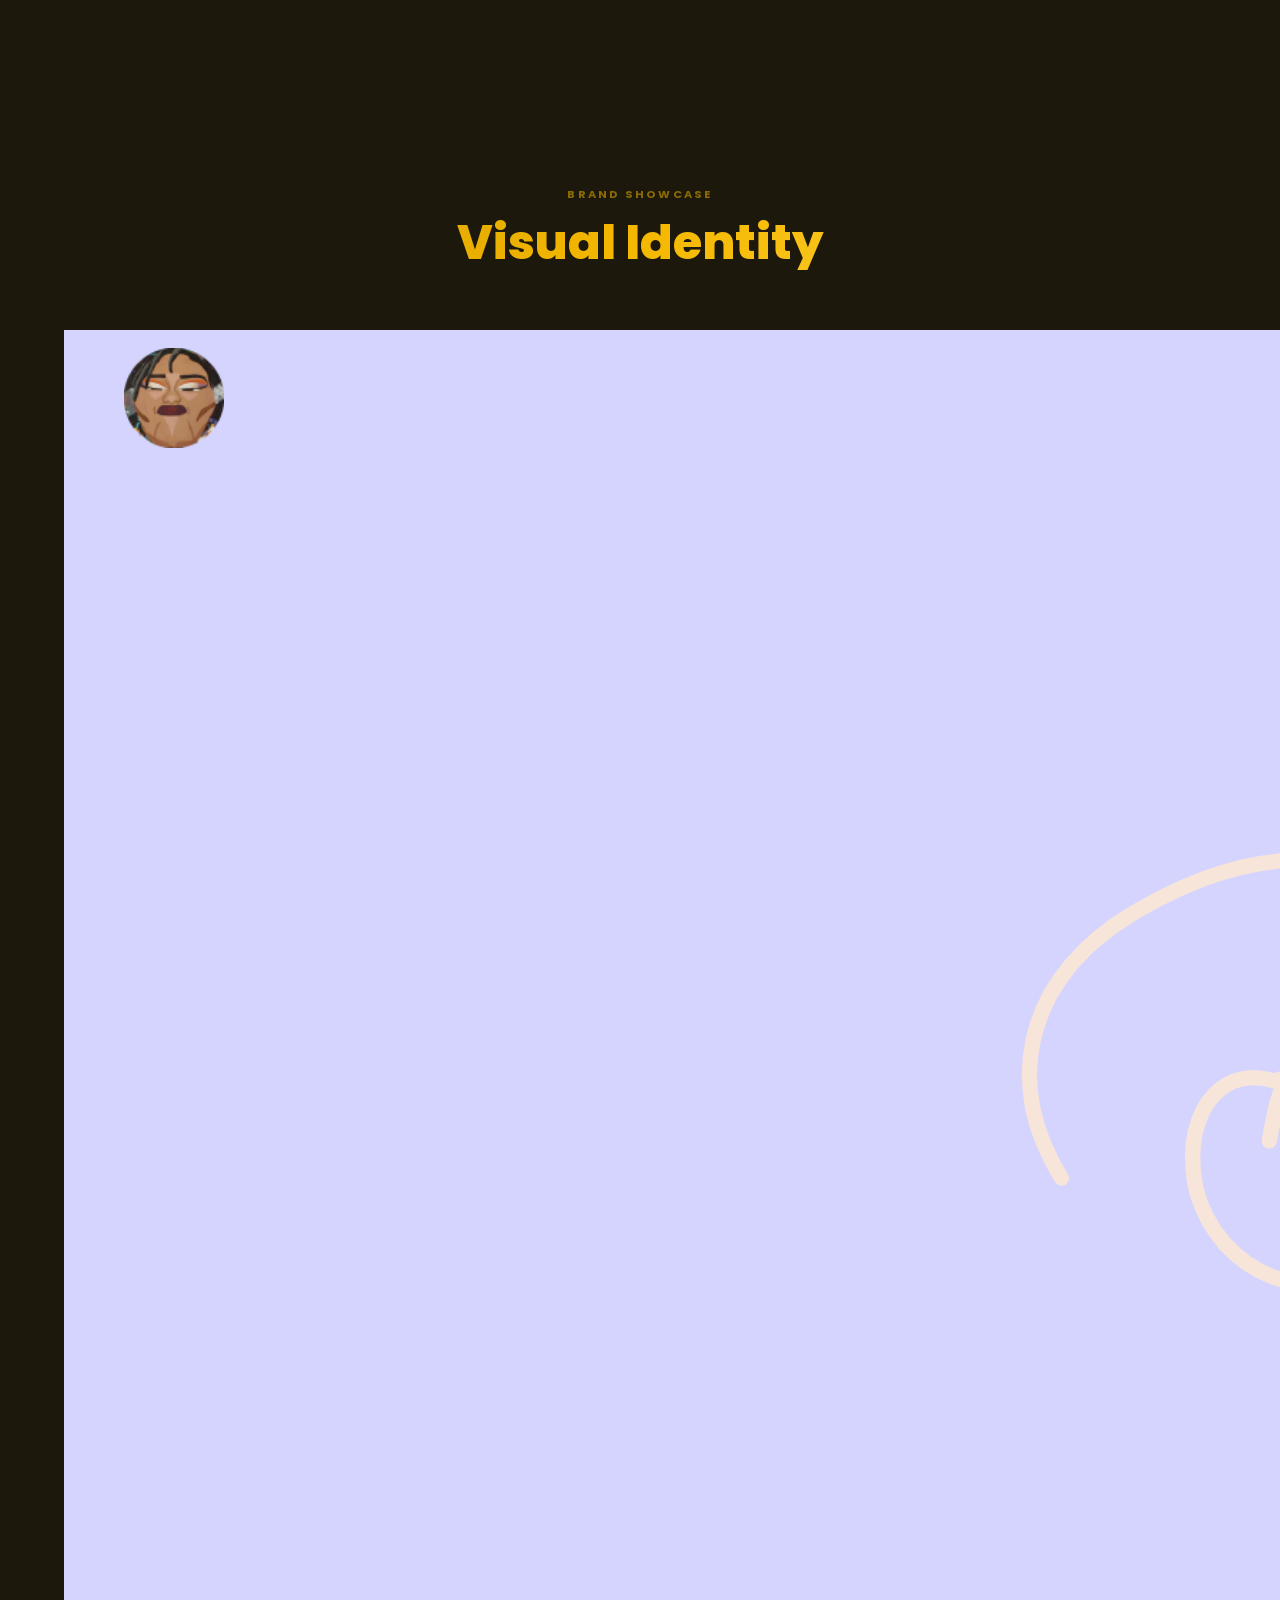
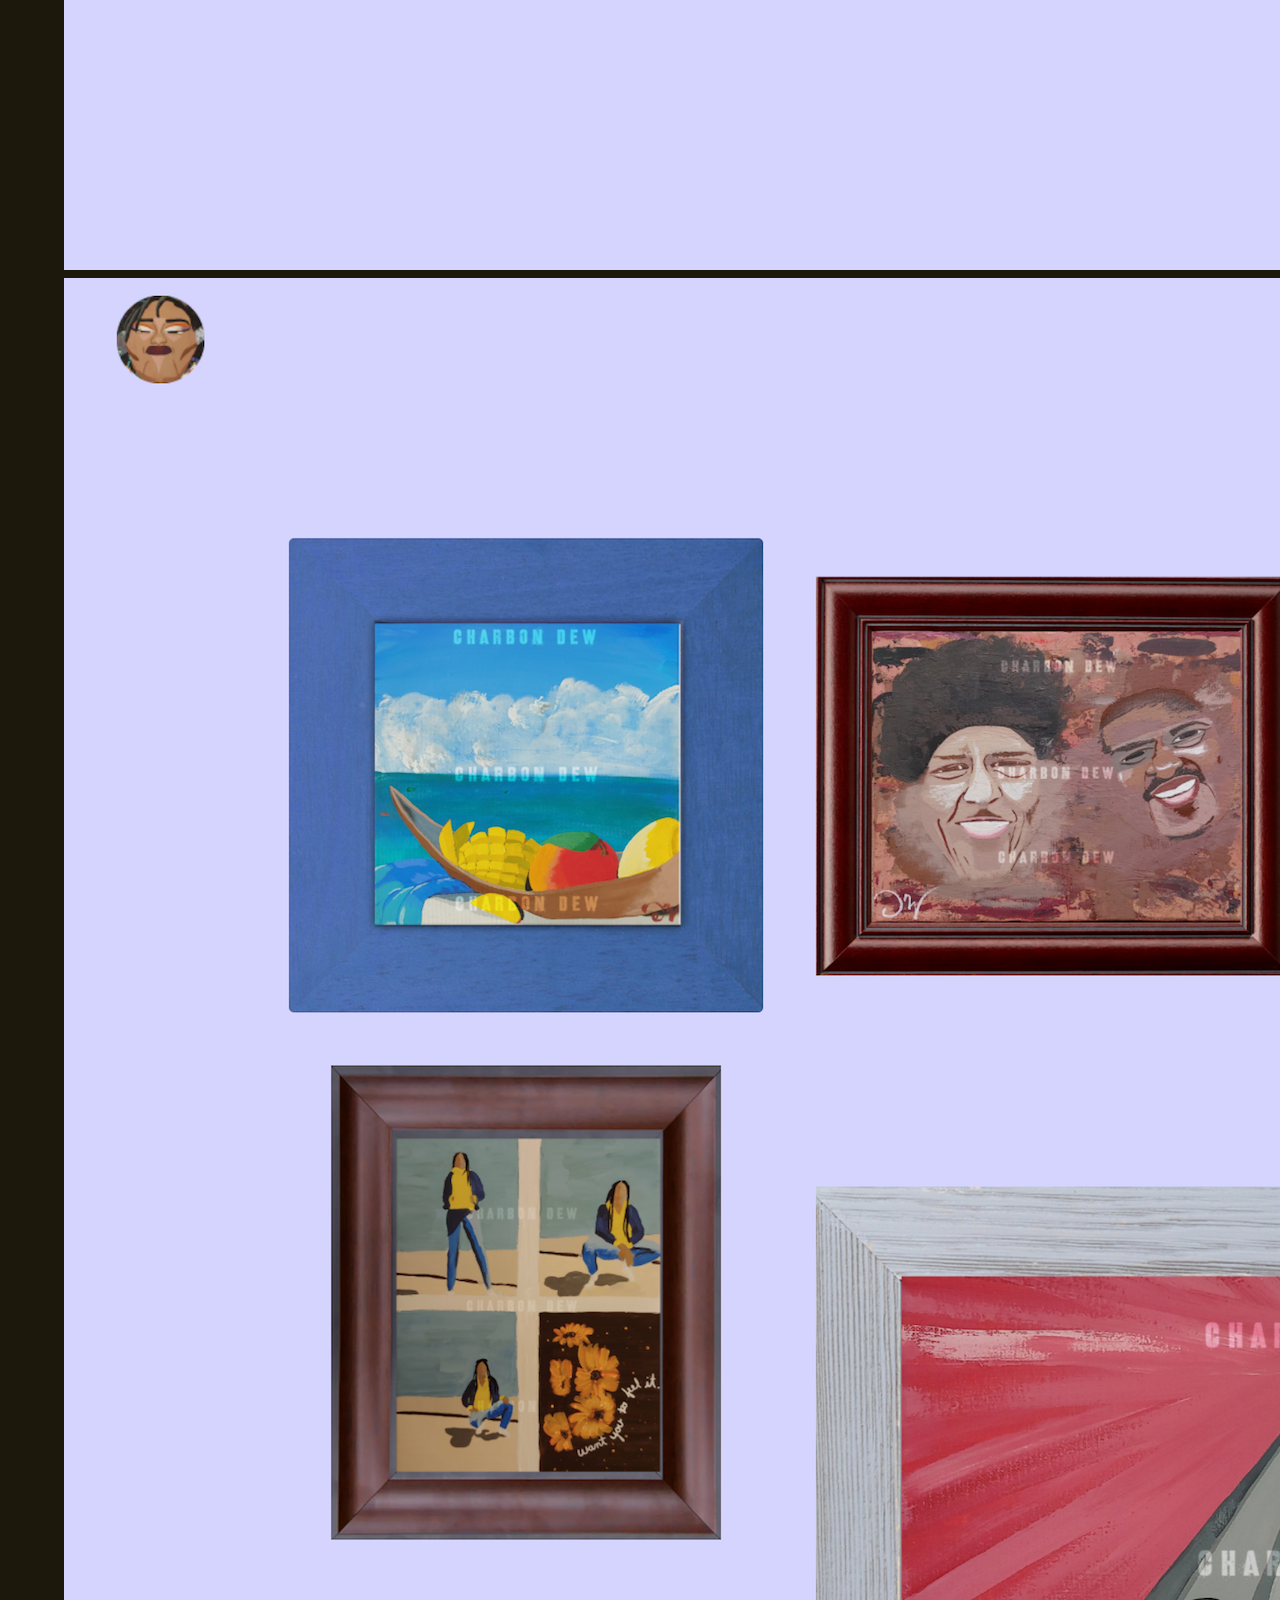
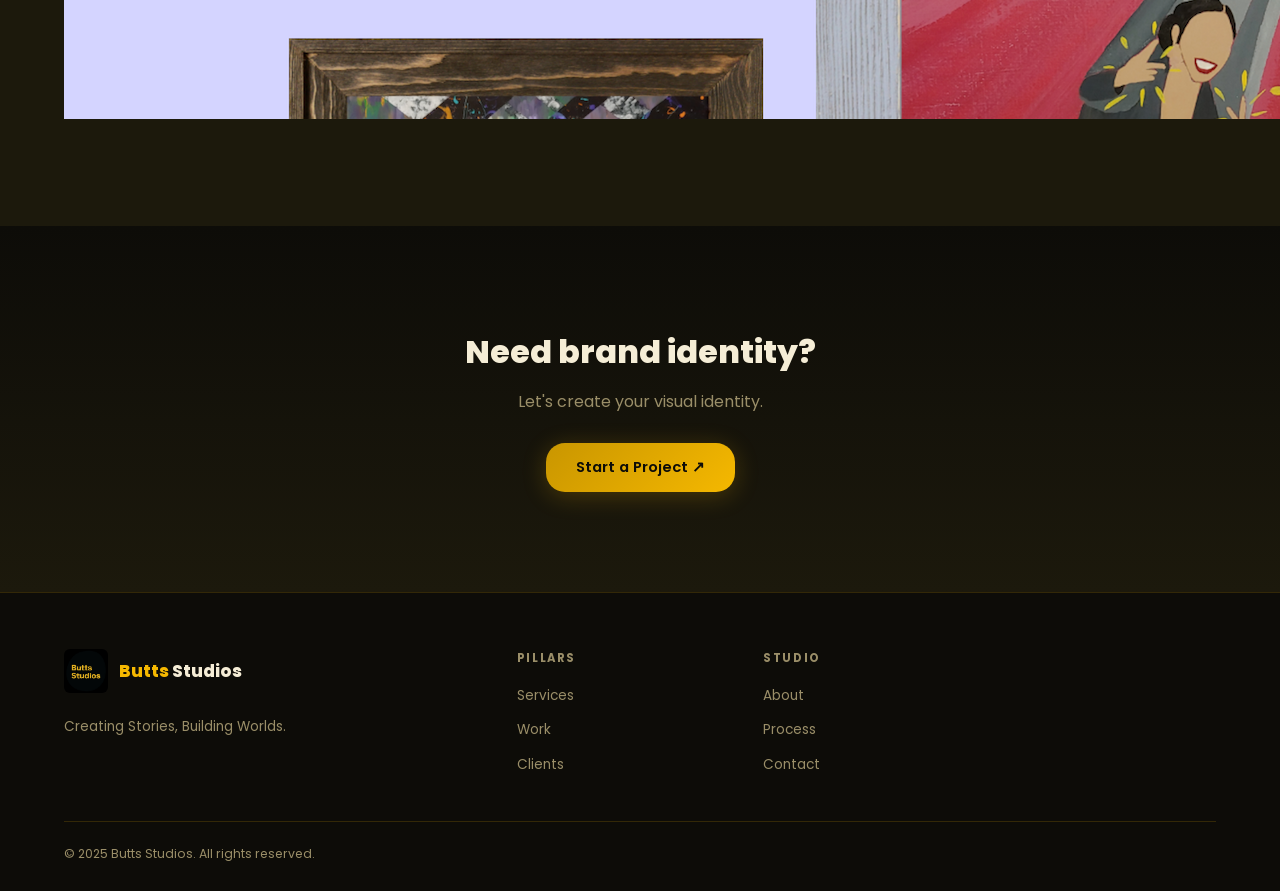
<file: clients/charbondew/index.html>
<!DOCTYPE html>
<html lang="en">
<head>
  <meta charset="UTF-8" />
  <meta name="viewport" content="width=device-width, initial-scale=1.0" />
  <title>Charbondew — Butts Studios</title>
  <meta name="description" content="Charbondew brand identity and creative work by Butts Studios." />
  <link rel="canonical" href="https://buttsstudios.com/clients/charbondew" />
  <meta property="og:type" content="website" />
  <meta property="og:url" content="https://buttsstudios.com/clients/charbondew" />
  <meta property="og:title" content="Charbondew — Butts Studios" />
  <meta property="og:description" content="Charbondew brand identity and creative work by Butts Studios." />
  <meta property="og:image" content="https://buttsstudios.com/og-image.svg" />
  <meta property="og:image:width" content="1200" />
  <meta property="og:image:height" content="630" />
  <meta property="og:site_name" content="Butts Studios" />
  <meta name="twitter:card" content="summary_large_image" />
  <meta name="twitter:site" content="@buttsstudios" />
  <meta name="twitter:title" content="Charbondew — Butts Studios" />
  <meta name="twitter:description" content="Charbondew brand identity and creative work by Butts Studios." />
  <meta name="twitter:image" content="https://buttsstudios.com/og-image.svg" />
  <link rel="preconnect" href="https://fonts.googleapis.com" />
  <link rel="preconnect" href="https://fonts.gstatic.com" crossorigin />
  <link href="https://fonts.googleapis.com/css2?family=Poppins:ital,wght@0,300;0,400;0,500;0,600;0,700;0,800;0,900;1,300&display=swap" rel="stylesheet" />
  <link rel="stylesheet" href="../../css/style.css" />
  <style>
    .page-hero { min-height:70vh; display:flex; flex-direction:column; align-items:center; justify-content:center; text-align:center; padding:120px 24px 100px; position:relative; overflow:hidden; }
    .page-hero::before { content:''; position:absolute; inset:0; background:radial-gradient(ellipse 80% 60% at 50% 20%, rgba(100,100,100,.2) 0%, transparent 70%); }
    .page-hero-content { position:relative; z-index:2; }
    .page-client-logo { height:60px; width:auto; margin-bottom:24px; filter:brightness(0) invert(1); }
    .page-title { font-size:clamp(2.5rem,6vw,4.5rem); font-weight:900; line-height:1.05; margin-bottom:16px; background:var(--grad); -webkit-background-clip:text; -webkit-text-fill-color:transparent; background-clip:text; }
    .page-tagline { font-size:1.2rem; color:var(--muted); margin-bottom:40px; }
    .hero-stats { display:flex; justify-content:center; gap:60px; flex-wrap:wrap; }
    .hero-stat { text-align:center; }
    .hero-stat-num { font-size:3rem; font-weight:900; background:var(--grad); -webkit-background-clip:text; -webkit-text-fill-color:transparent; background-clip:text; }
    .hero-stat-label { font-size:.8rem; color:var(--muted); text-transform:uppercase; letter-spacing:.15em; margin-top:4px; }

    .section { padding:100px 0; }
    .section-alt { background:var(--surface); }
    .section-dark { background:var(--bg2); }
    .section-header { text-align:center; margin-bottom:60px; }
    .section-eyebrow { font-size:.7rem; font-weight:700; letter-spacing:.2em; text-transform:uppercase; color:var(--gold-dim); margin-bottom:12px; display:block; }
    .section-title { font-size:clamp(1.8rem,4vw,2.8rem); font-weight:800; background:var(--grad); -webkit-background-clip:text; -webkit-text-fill-color:transparent; background-clip:text; }
    .section-sub { color:var(--muted); max-width:600px; margin:16px auto 0; }

    .features-grid { display:grid; grid-template-columns:repeat(auto-fit,minmax(300px,1fr)); gap:32px; }
    .feature-card { background:var(--surface2); border:1px solid var(--border); border-radius:var(--radius); padding:32px; }
    .feature-card h4 { font-size:1.1rem; font-weight:700; color:var(--text); margin-bottom:12px; }
    .feature-card p { font-size:.9rem; color:var(--muted); line-height:1.7; }

    .services-grid { display:grid; grid-template-columns:repeat(auto-fit,minmax(280px,1fr)); gap:24px; }
    .service-card { background:var(--surface2); border:1px solid var(--border); border-radius:var(--radius); padding:32px; }
    .service-card h4 { font-size:1.1rem; font-weight:700; color:var(--text); margin-bottom:12px; }
    .service-card p { font-size:.9rem; color:var(--muted); line-height:1.7; }

    .cta-section { text-align:center; padding:100px 24px; background:linear-gradient(180deg,var(--bg) 0%,var(--surface) 100%); }
  </style>
</head>
<body>
<div id="cursor-dot"></div>
<div id="cursor-ring"></div>

<!-- NAV -->
<nav id="nav">
  <div class="nav-inner">
    <a href="../../#hero" class="nav-logo">
      <img src="../../images/logo.png" alt="Butts Studios" class="nav-logo-img" />
      <span class="nav-logo-text"><span>Butts</span> Studios</span>
    </a>
    <ul class="nav-links">
      <li><a href="../../#services">Services</a></li>
      <li><a href="../../#portfolio">Work</a></li>
      <li><a href="../">Clients</a></li>
      <li><a href="../../#subsidiaries">Projects</a></li>
      <li><a href="../../#process">Process</a></li>
      <li><a href="../../#about">About</a></li>
    </ul>
    <div class="nav-cta">
      <a href="../../#contact" class="btn btn-primary" style="padding:10px 20px;font-size:.82rem;">Get in Touch</a>
    </div>
    <button class="burger" id="burger" aria-label="Menu"><span></span><span></span><span></span></button>
  </div>
</nav>
<div class="mobile-nav" id="mobileNav">
  <a href="../../#services" class="mobile-link">Services</a>
  <a href="../../#portfolio" class="mobile-link">Work</a>
  <a href="../" class="mobile-link">Clients</a>
  <a href="../../#subsidiaries" class="mobile-link">Projects</a>
  <a href="../../#process" class="mobile-link">Process</a>
  <a href="../../#about" class="mobile-link">About</a>
  <a href="../../#contact" class="mobile-link">Contact</a>
</div>

<!-- HERO -->
<section class="page-hero">
  <div class="page-hero-content">
    <h1 class="page-title">Charbondew</h1>
    <p class="page-tagline">Brand Identity & Creative Services</p>
    <div class="hero-stats">
      <div class="hero-stat">
        <div class="hero-stat-num">Brand</div>
        <div class="hero-stat-label">Identity</div>
      </div>
      <div class="hero-stat">
        <div class="hero-stat-num">Design</div>
        <div class="hero-stat-label">Services</div>
      </div>
    </div>
  </div>
</section>

<!-- PROJECT OVERVIEW -->
<section class="section">
  <div class="container">
    <div class="section-header">
      <span class="section-eyebrow">Project Overview</span>
      <h2 class="section-title">Creative Partnership</h2>
      <p class="section-sub">Charbondew brand identity and design services delivered by Butts Studios.</p>
    </div>
    <div class="features-grid">
      <div class="feature-card">
        <h4>Brand Identity</h4>
        <p>Visual identity system establishing the Charbondew brand presence.</p>
      </div>
      <div class="feature-card">
        <h4>Design Services</h4>
        <p>Comprehensive design work for various brand touchpoints.</p>
      </div>
    </div>
  </div>
</section>

<!-- SERVICES -->
<section class="section section-alt">
  <div class="container">
    <div class="section-header">
      <span class="section-eyebrow">Services Delivered</span>
      <h2 class="section-title">Creative Production</h2>
      <p class="section-sub">Full design and brand identity services.</p>
    </div>
    <div class="services-grid">
      <div class="service-card">
        <h4>Brand Design</h4>
        <p>Complete visual identity for the Charbondew brand.</p>
      </div>
      <div class="service-card">
        <h4>Creative Services</h4>
        <p>Ongoing design support and creative direction.</p>
      </div>
    </div>
  </div>
</section>

<!-- SHOWCASE -->
<section class="section section-alt">
  <div class="container">
    <div class="section-header">
      <span class="section-eyebrow">Brand Showcase</span>
      <h2 class="section-title">Visual Identity</h2>
    </div>
    <div class="img-grid">
      <img src="./Screen-Shot-2021-02-05-at-8.19.39-PM.png" alt="Charbondew Brand" />
      <img src="./Screen-Shot-2021-02-05-at-8.26.49-PM.png" alt="Charbondew Design" />
    </div>
  </div>
</section>

<!-- CTA -->
<section class="cta-section">
  <h2 style="font-size:2rem;font-weight:800;margin-bottom:12px;">Need brand identity?</h2>
  <p style="color:var(--muted);margin-bottom:28px;">Let's create your visual identity.</p>
  <a href="../../#contact" class="btn btn-primary">Start a Project ↗</a>
</section>

<!-- FOOTER -->
<footer>
  <div class="container">
    <div class="footer-inner">
      <div class="footer-brand">
        <a href="../../#hero" class="nav-logo" style="display:inline-flex"><img src="../../images/logo.png" alt="Butts Studios" class="footer-logo-img" /><span class="nav-logo-text"><span>Butts</span> Studios</span></a>
        <p>Creating Stories, Building Worlds.</p>
      </div>
      <div class="footer-col"><h4>Pillars</h4><ul><li><a href="../../#services">Services</a></li><li><a href="../../#portfolio">Work</a></li><li><a href="../">Clients</a></li></ul></div>
      <div class="footer-col"><h4>Studio</h4><ul><li><a href="../../#about">About</a></li><li><a href="../../#process">Process</a></li><li><a href="../../#contact">Contact</a></li></ul></div>
    </div>
    <div class="footer-bottom">
      <p>© 2025 Butts Studios. All rights reserved.</p>
    </div>
  </div>
</footer>

<script src="../../js/main.js"></script>
</body>
</html>
</file>
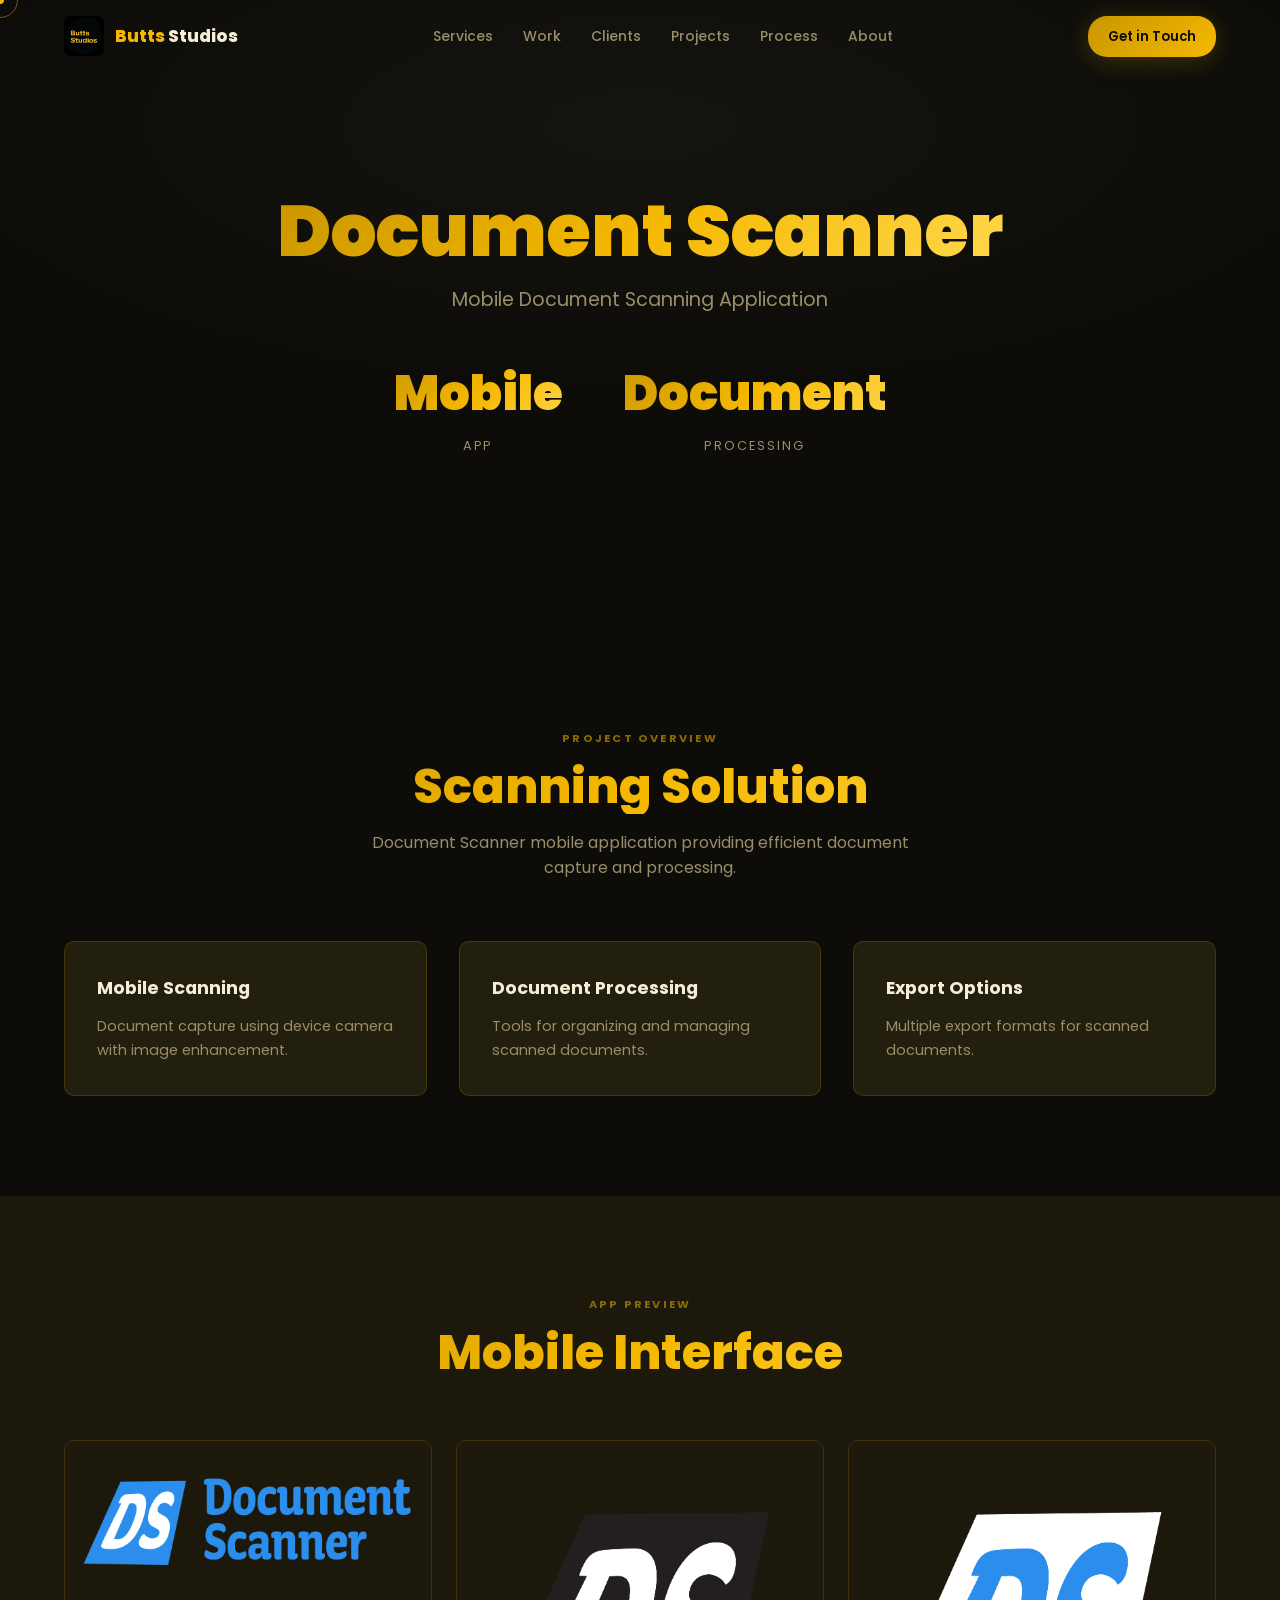
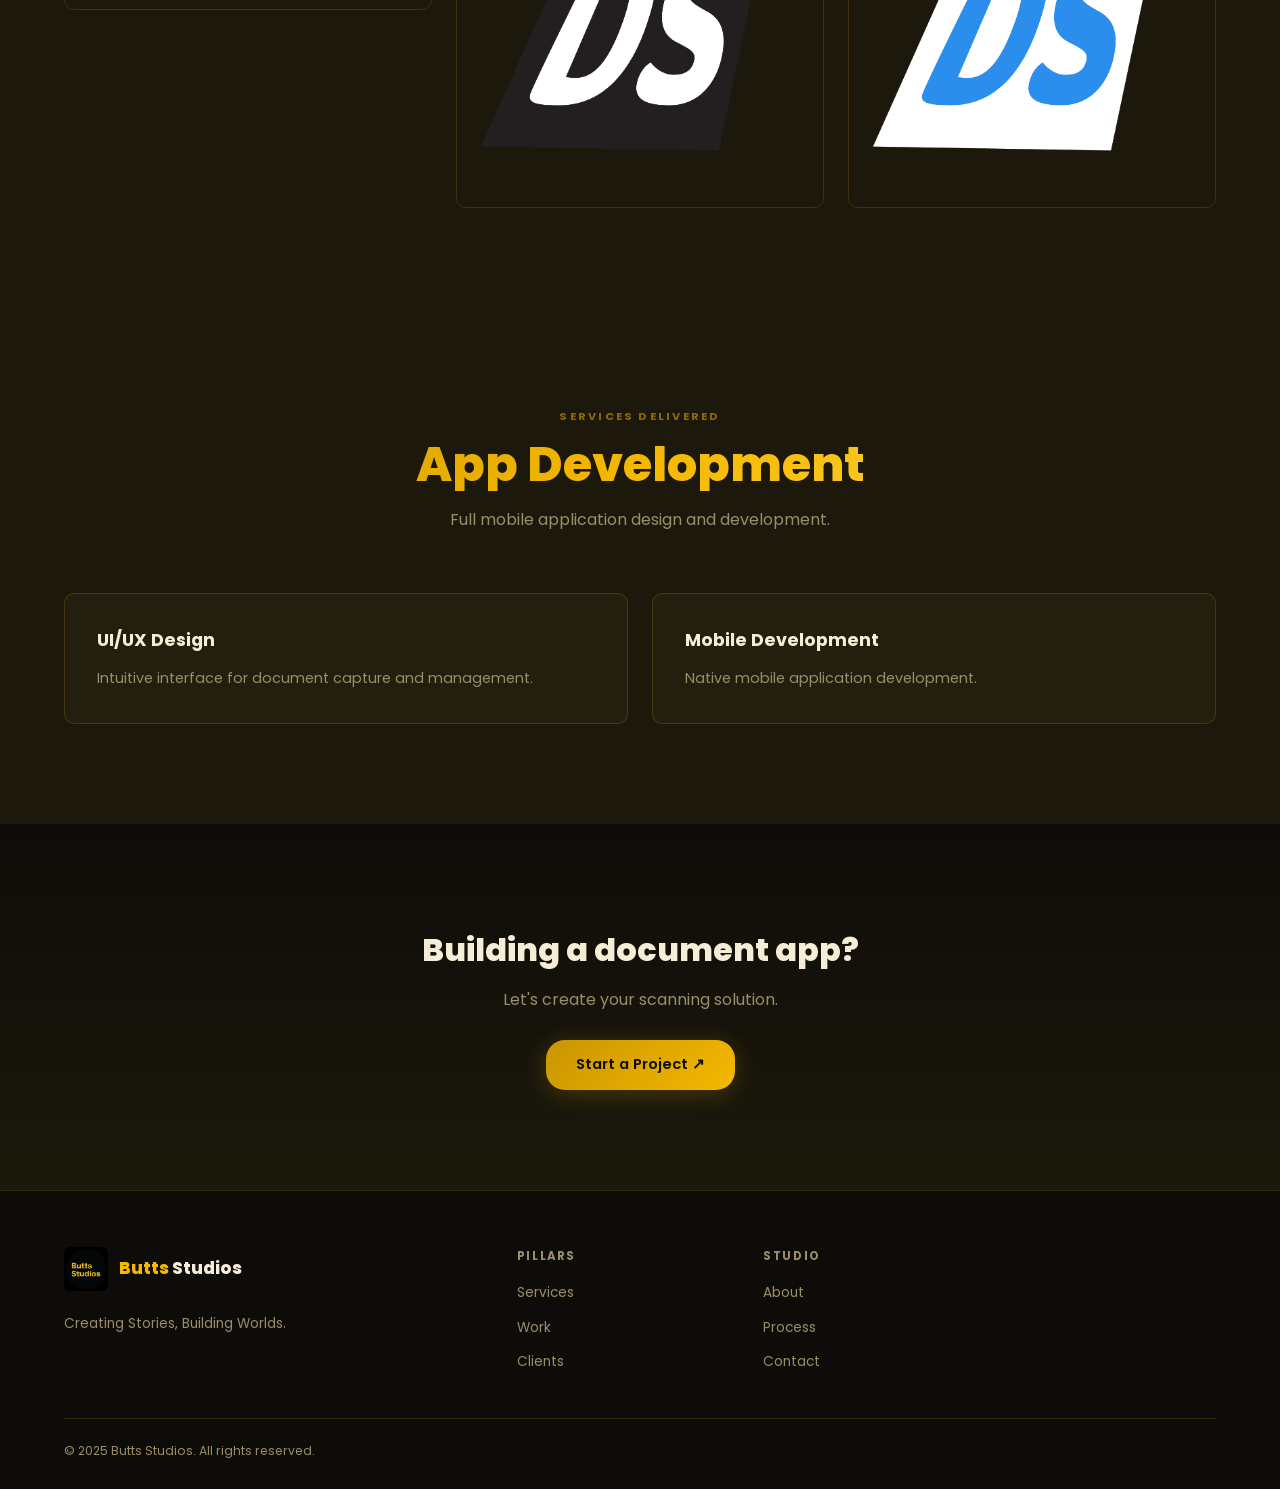
<file: clients/document-scanner/index.html>
<!DOCTYPE html>
<html lang="en">
<head>
  <meta charset="UTF-8" />
  <meta name="viewport" content="width=device-width, initial-scale=1.0" />
  <title>Document Scanner — Butts Studios</title>
  <meta name="description" content="Document Scanner app design and development. Mobile scanning solution." />
  <link rel="canonical" href="https://buttsstudios.com/clients/document-scanner" />
  <meta property="og:type" content="website" />
  <meta property="og:url" content="https://buttsstudios.com/clients/document-scanner" />
  <meta property="og:title" content="Document Scanner — Butts Studios" />
  <meta property="og:description" content="Document Scanner app design and development. Mobile scanning solution." />
  <meta property="og:image" content="https://buttsstudios.com/og-image.svg" />
  <meta property="og:image:width" content="1200" />
  <meta property="og:image:height" content="630" />
  <meta property="og:site_name" content="Butts Studios" />
  <meta name="twitter:card" content="summary_large_image" />
  <meta name="twitter:site" content="@buttsstudios" />
  <meta name="twitter:title" content="Document Scanner — Butts Studios" />
  <meta name="twitter:description" content="Document Scanner app design and development. Mobile scanning solution." />
  <meta name="twitter:image" content="https://buttsstudios.com/og-image.svg" />
  <link rel="preconnect" href="https://fonts.googleapis.com" />
  <link rel="preconnect" href="https://fonts.gstatic.com" crossorigin />
  <link href="https://fonts.googleapis.com/css2?family=Poppins:ital,wght@0,300;0,400;0,500;0,600;0,700;0,800;0,900;1,300&display=swap" rel="stylesheet" />
  <link rel="stylesheet" href="../../css/style.css" />
  <style>
    .page-hero { min-height:70vh; display:flex; flex-direction:column; align-items:center; justify-content:center; text-align:center; padding:120px 24px 100px; position:relative; overflow:hidden; }
    .page-hero::before { content:''; position:absolute; inset:0; background:radial-gradient(ellipse 80% 60% at 50% 20%, rgba(50,50,50,.2) 0%, transparent 70%); }
    .page-hero-content { position:relative; z-index:2; }
    .page-client-logo { height:60px; width:auto; margin-bottom:24px; filter:brightness(0) invert(1); }
    .page-title { font-size:clamp(2.5rem,6vw,4.5rem); font-weight:900; line-height:1.05; margin-bottom:16px; background:var(--grad); -webkit-background-clip:text; -webkit-text-fill-color:transparent; background-clip:text; }
    .page-tagline { font-size:1.2rem; color:var(--muted); margin-bottom:40px; }
    .hero-stats { display:flex; justify-content:center; gap:60px; flex-wrap:wrap; }
    .hero-stat { text-align:center; }
    .hero-stat-num { font-size:3rem; font-weight:900; background:var(--grad); -webkit-background-clip:text; -webkit-text-fill-color:transparent; background-clip:text; }
    .hero-stat-label { font-size:.8rem; color:var(--muted); text-transform:uppercase; letter-spacing:.15em; margin-top:4px; }

    .section { padding:100px 0; }
    .section-alt { background:var(--surface); }
    .section-dark { background:var(--bg2); }
    .section-header { text-align:center; margin-bottom:60px; }
    .section-eyebrow { font-size:.7rem; font-weight:700; letter-spacing:.2em; text-transform:uppercase; color:var(--gold-dim); margin-bottom:12px; display:block; }
    .section-title { font-size:clamp(1.8rem,4vw,2.8rem); font-weight:800; background:var(--grad); -webkit-background-clip:text; -webkit-text-fill-color:transparent; background-clip:text; }
    .section-sub { color:var(--muted); max-width:600px; margin:16px auto 0; }

    .features-grid { display:grid; grid-template-columns:repeat(auto-fit,minmax(300px,1fr)); gap:32px; }
    .feature-card { background:var(--surface2); border:1px solid var(--border); border-radius:var(--radius); padding:32px; }
    .feature-card h4 { font-size:1.1rem; font-weight:700; color:var(--text); margin-bottom:12px; }
    .feature-card p { font-size:.9rem; color:var(--muted); line-height:1.7; }

    .services-grid { display:grid; grid-template-columns:repeat(auto-fit,minmax(280px,1fr)); gap:24px; }
    .service-card { background:var(--surface2); border:1px solid var(--border); border-radius:var(--radius); padding:32px; }
    .service-card h4 { font-size:1.1rem; font-weight:700; color:var(--text); margin-bottom:12px; }
    .service-card p { font-size:.9rem; color:var(--muted); line-height:1.7; }

    .cta-section { text-align:center; padding:100px 24px; background:linear-gradient(180deg,var(--bg) 0%,var(--surface) 100%); }
    .img-grid { display:grid; grid-template-columns:repeat(auto-fit,minmax(300px,1fr)); gap:24px; }
    .img-grid img { width:100%; border-radius:var(--radius); border:1px solid var(--border); }
  </style>
</head>
<body>
<div id="cursor-dot"></div>
<div id="cursor-ring"></div>

<!-- NAV -->
<nav id="nav">
  <div class="nav-inner">
    <a href="../../#hero" class="nav-logo">
      <img src="../../images/logo.png" alt="Butts Studios" class="nav-logo-img" />
      <span class="nav-logo-text"><span>Butts</span> Studios</span>
    </a>
    <ul class="nav-links">
      <li><a href="../../#services">Services</a></li>
      <li><a href="../../#portfolio">Work</a></li>
      <li><a href="../">Clients</a></li>
      <li><a href="../../#subsidiaries">Projects</a></li>
      <li><a href="../../#process">Process</a></li>
      <li><a href="../../#about">About</a></li>
    </ul>
    <div class="nav-cta">
      <a href="../../#contact" class="btn btn-primary" style="padding:10px 20px;font-size:.82rem;">Get in Touch</a>
    </div>
    <button class="burger" id="burger" aria-label="Menu"><span></span><span></span><span></span></button>
  </div>
</nav>
<div class="mobile-nav" id="mobileNav">
  <a href="../../#services" class="mobile-link">Services</a>
  <a href="../../#portfolio" class="mobile-link">Work</a>
  <a href="../" class="mobile-link">Clients</a>
  <a href="../../#subsidiaries" class="mobile-link">Projects</a>
  <a href="../../#process" class="mobile-link">Process</a>
  <a href="../../#about" class="mobile-link">About</a>
  <a href="../../#contact" class="mobile-link">Contact</a>
</div>

<!-- HERO -->
<section class="page-hero">
  <div class="page-hero-content">
    <h1 class="page-title">Document Scanner</h1>
    <p class="page-tagline">Mobile Document Scanning Application</p>
    <div class="hero-stats">
      <div class="hero-stat">
        <div class="hero-stat-num">Mobile</div>
        <div class="hero-stat-label">App</div>
      </div>
      <div class="hero-stat">
        <div class="hero-stat-num">Document</div>
        <div class="hero-stat-label">Processing</div>
      </div>
    </div>
  </div>
</section>

<!-- PROJECT OVERVIEW -->
<section class="section">
  <div class="container">
    <div class="section-header">
      <span class="section-eyebrow">Project Overview</span>
      <h2 class="section-title">Scanning Solution</h2>
      <p class="section-sub">Document Scanner mobile application providing efficient document capture and processing.</p>
    </div>
    <div class="features-grid">
      <div class="feature-card">
        <h4>Mobile Scanning</h4>
        <p>Document capture using device camera with image enhancement.</p>
      </div>
      <div class="feature-card">
        <h4>Document Processing</h4>
        <p>Tools for organizing and managing scanned documents.</p>
      </div>
      <div class="feature-card">
        <h4>Export Options</h4>
        <p>Multiple export formats for scanned documents.</p>
      </div>
    </div>
  </div>
</section>

<!-- SHOWCASE -->
<section class="section section-alt">
  <div class="container">
    <div class="section-header">
      <span class="section-eyebrow">App Preview</span>
      <h2 class="section-title">Mobile Interface</h2>
    </div>
    <div class="img-grid">
      <img src="./Artboard-1-copy-8.png" alt="Document Scanner App" />
      <img src="./Artboard-1-copy-4.png" alt="Document Scanner Feature" />
      <img src="./Artboard-1-copy-7.png" alt="Document Scanner Interface" />
    </div>
  </div>
</section>

<!-- SERVICES -->
<section class="section section-alt">
  <div class="container">
    <div class="section-header">
      <span class="section-eyebrow">Services Delivered</span>
      <h2 class="section-title">App Development</h2>
      <p class="section-sub">Full mobile application design and development.</p>
    </div>
    <div class="services-grid">
      <div class="service-card">
        <h4>UI/UX Design</h4>
        <p>Intuitive interface for document capture and management.</p>
      </div>
      <div class="service-card">
        <h4>Mobile Development</h4>
        <p>Native mobile application development.</p>
      </div>
    </div>
  </div>
</section>

<!-- CTA -->
<section class="cta-section">
  <h2 style="font-size:2rem;font-weight:800;margin-bottom:12px;">Building a document app?</h2>
  <p style="color:var(--muted);margin-bottom:28px;">Let's create your scanning solution.</p>
  <a href="../../#contact" class="btn btn-primary">Start a Project ↗</a>
</section>

<!-- FOOTER -->
<footer>
  <div class="container">
    <div class="footer-inner">
      <div class="footer-brand">
        <a href="../../#hero" class="nav-logo" style="display:inline-flex"><img src="../../images/logo.png" alt="Butts Studios" class="footer-logo-img" /><span class="nav-logo-text"><span>Butts</span> Studios</span></a>
        <p>Creating Stories, Building Worlds.</p>
      </div>
      <div class="footer-col"><h4>Pillars</h4><ul><li><a href="../../#services">Services</a></li><li><a href="../../#portfolio">Work</a></li><li><a href="../">Clients</a></li></ul></div>
      <div class="footer-col"><h4>Studio</h4><ul><li><a href="../../#about">About</a></li><li><a href="../../#process">Process</a></li><li><a href="../../#contact">Contact</a></li></ul></div>
    </div>
    <div class="footer-bottom">
      <p>© 2025 Butts Studios. All rights reserved.</p>
    </div>
  </div>
</footer>

<script src="../../js/main.js"></script>
</body>
</html>
</file>
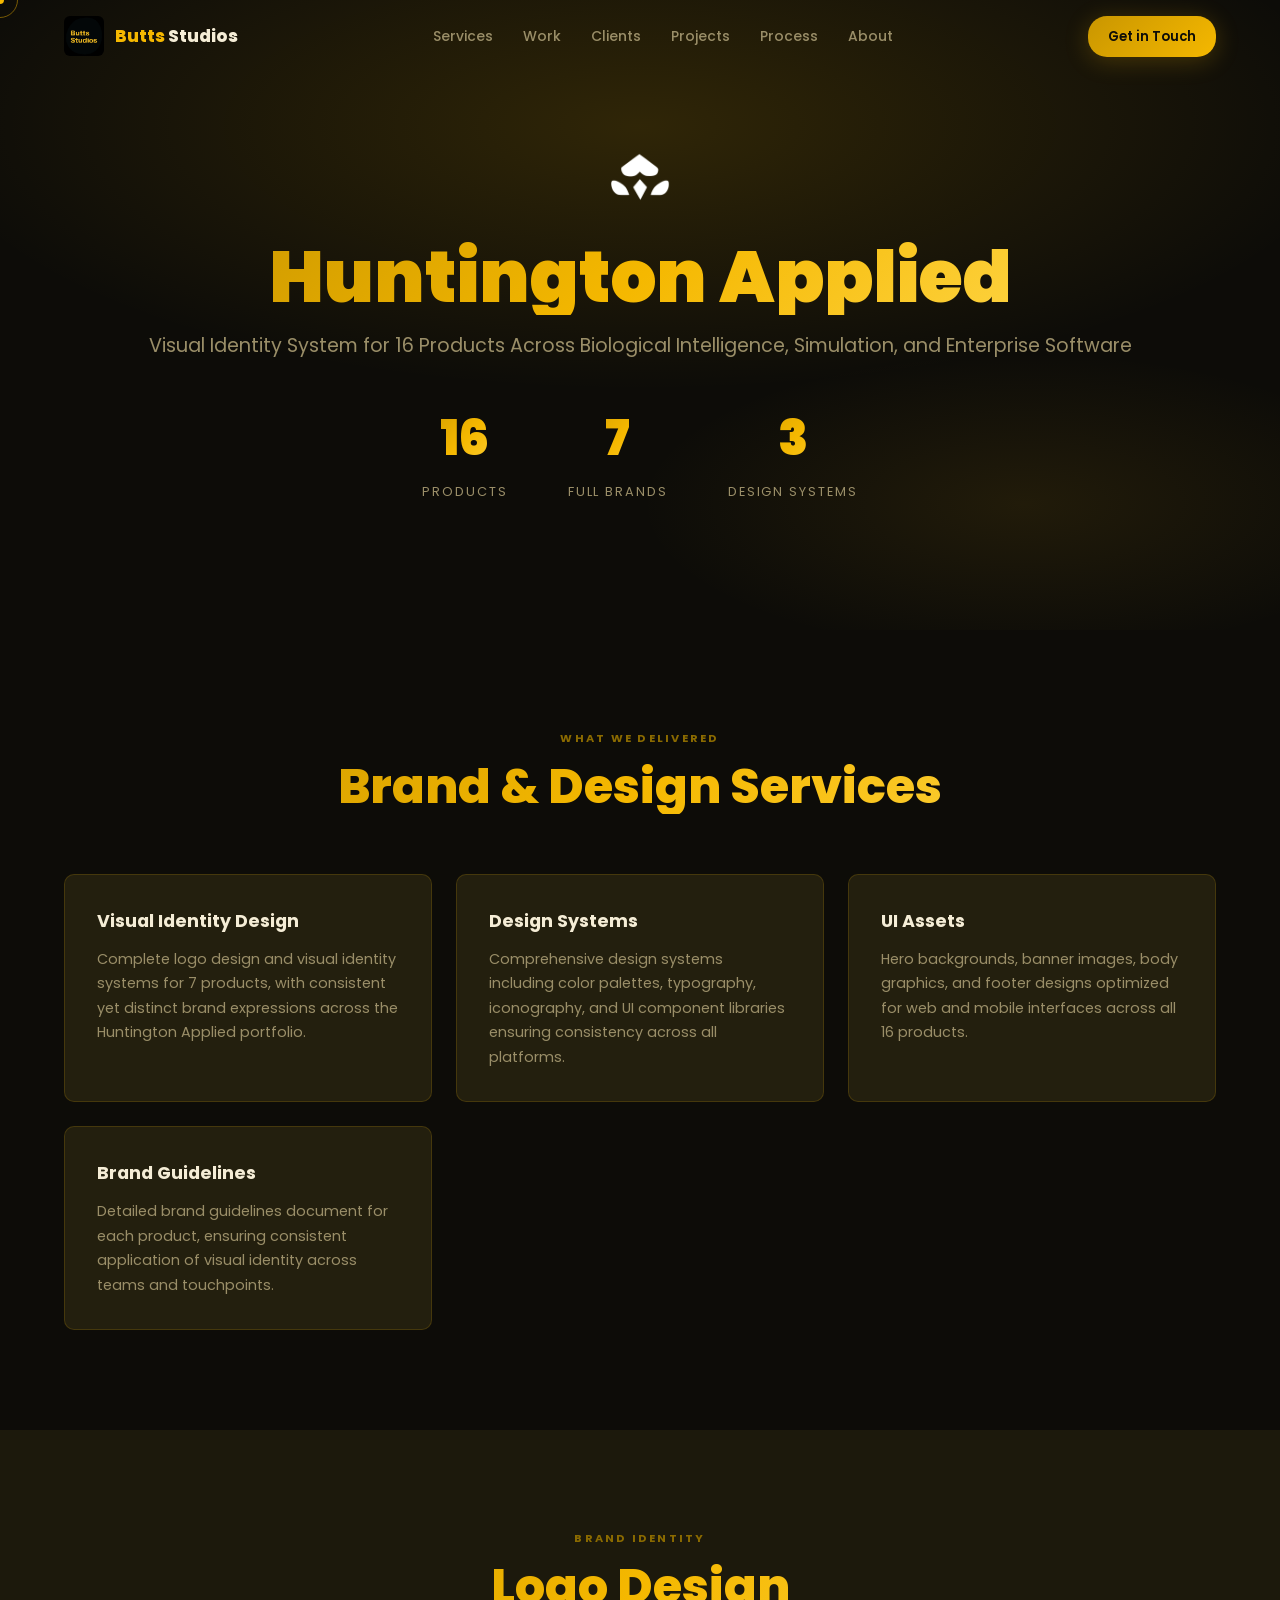
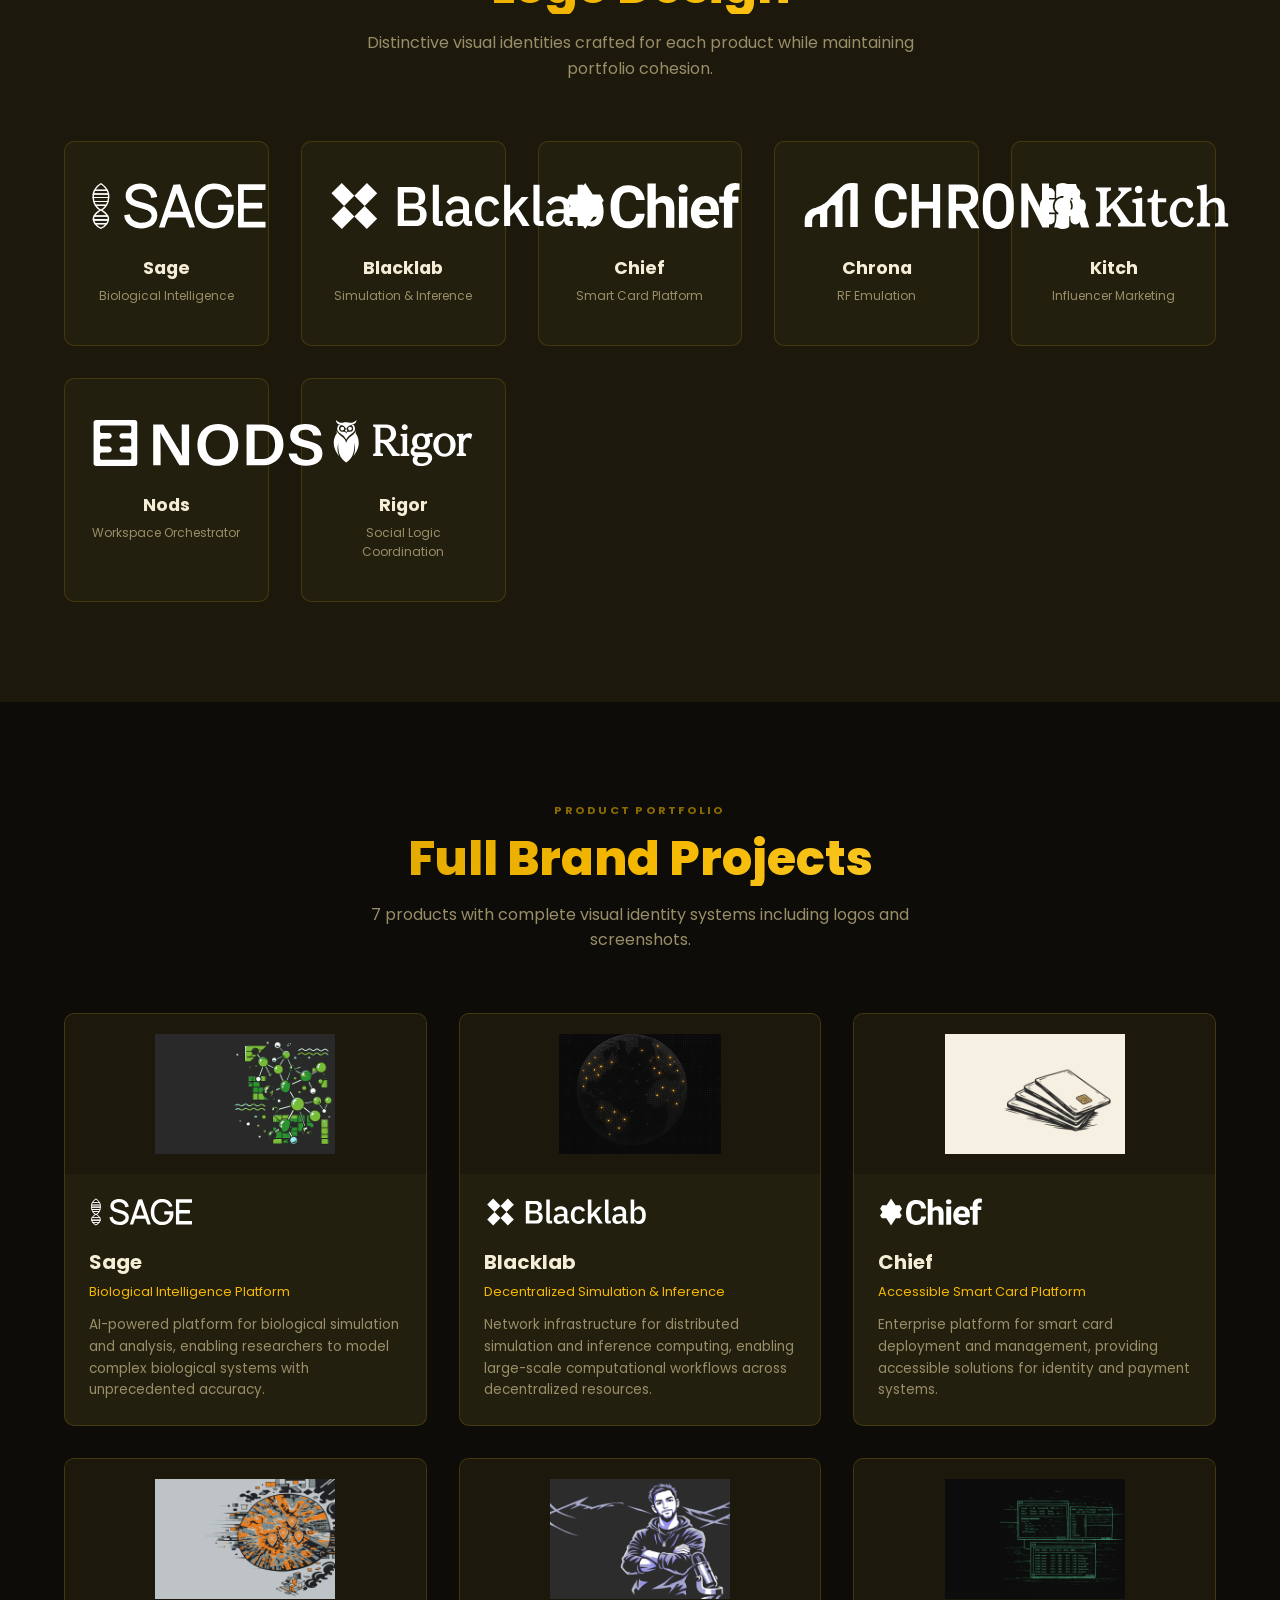
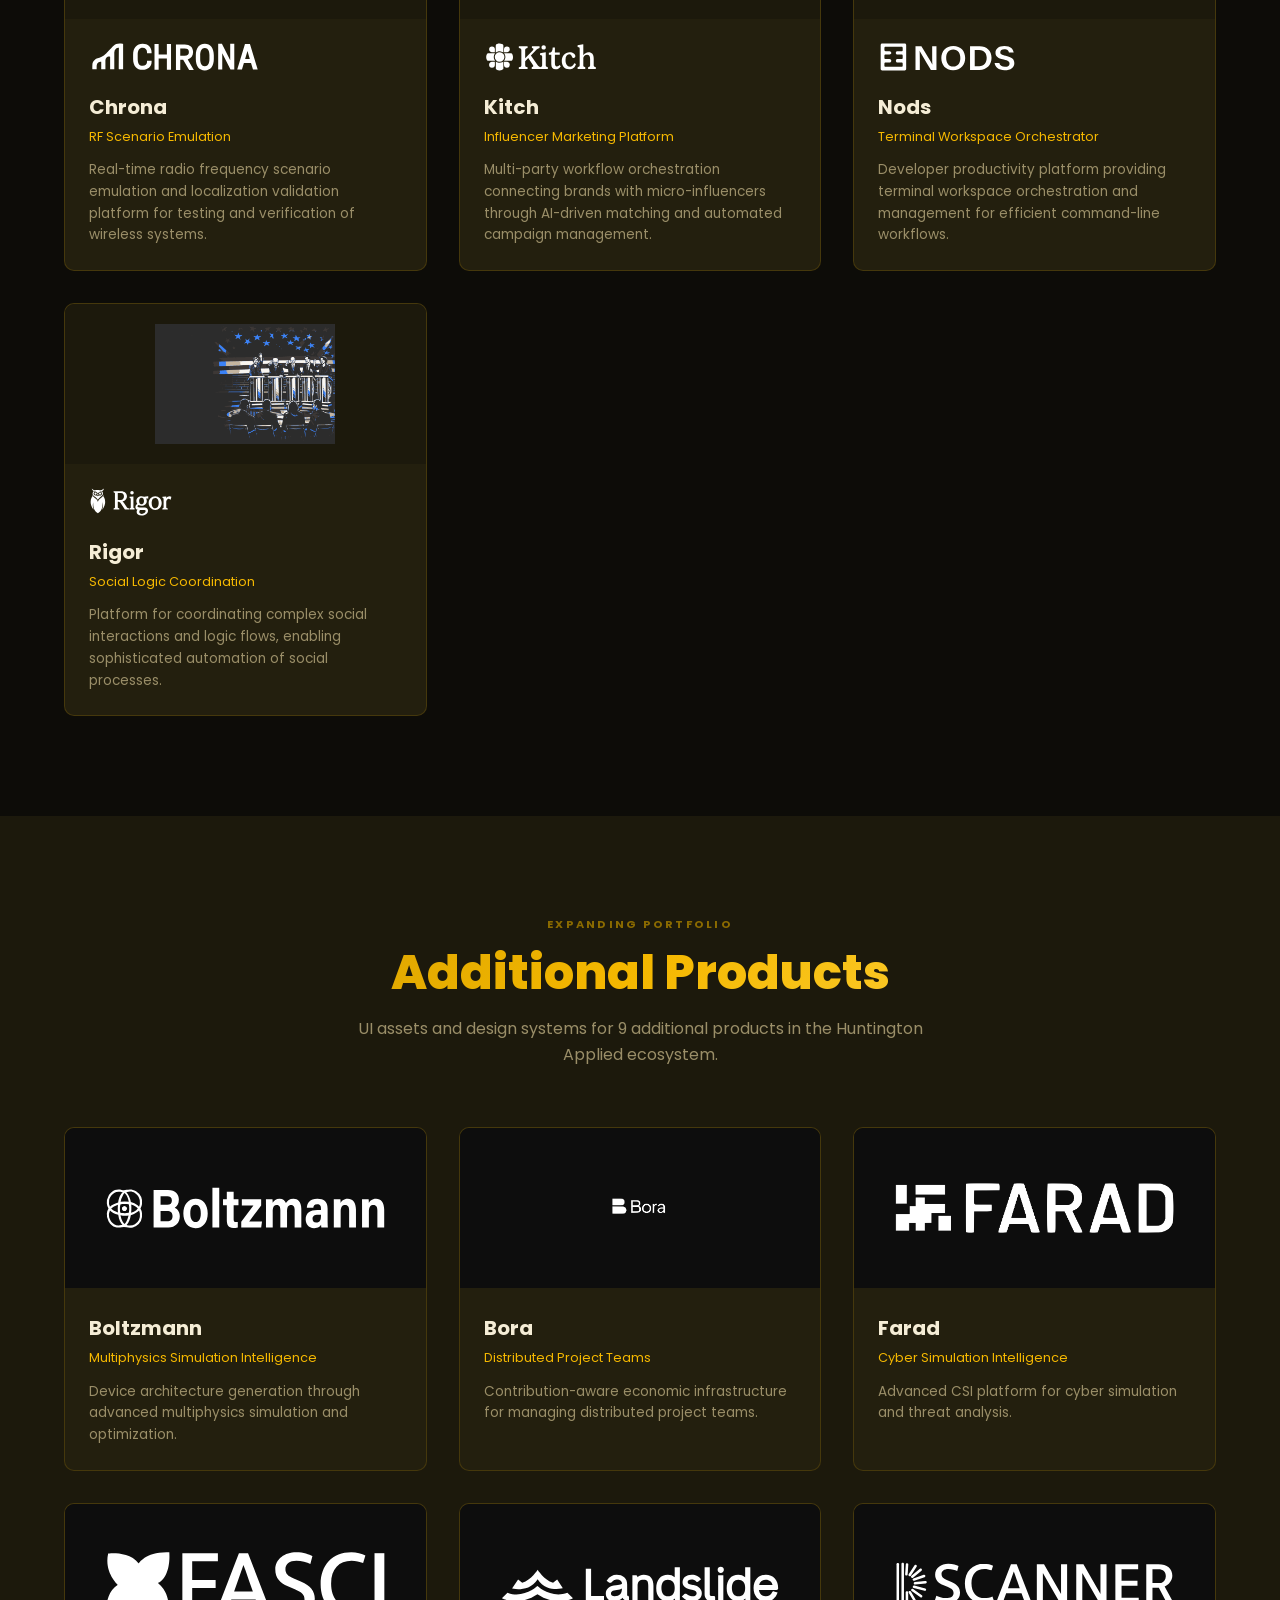
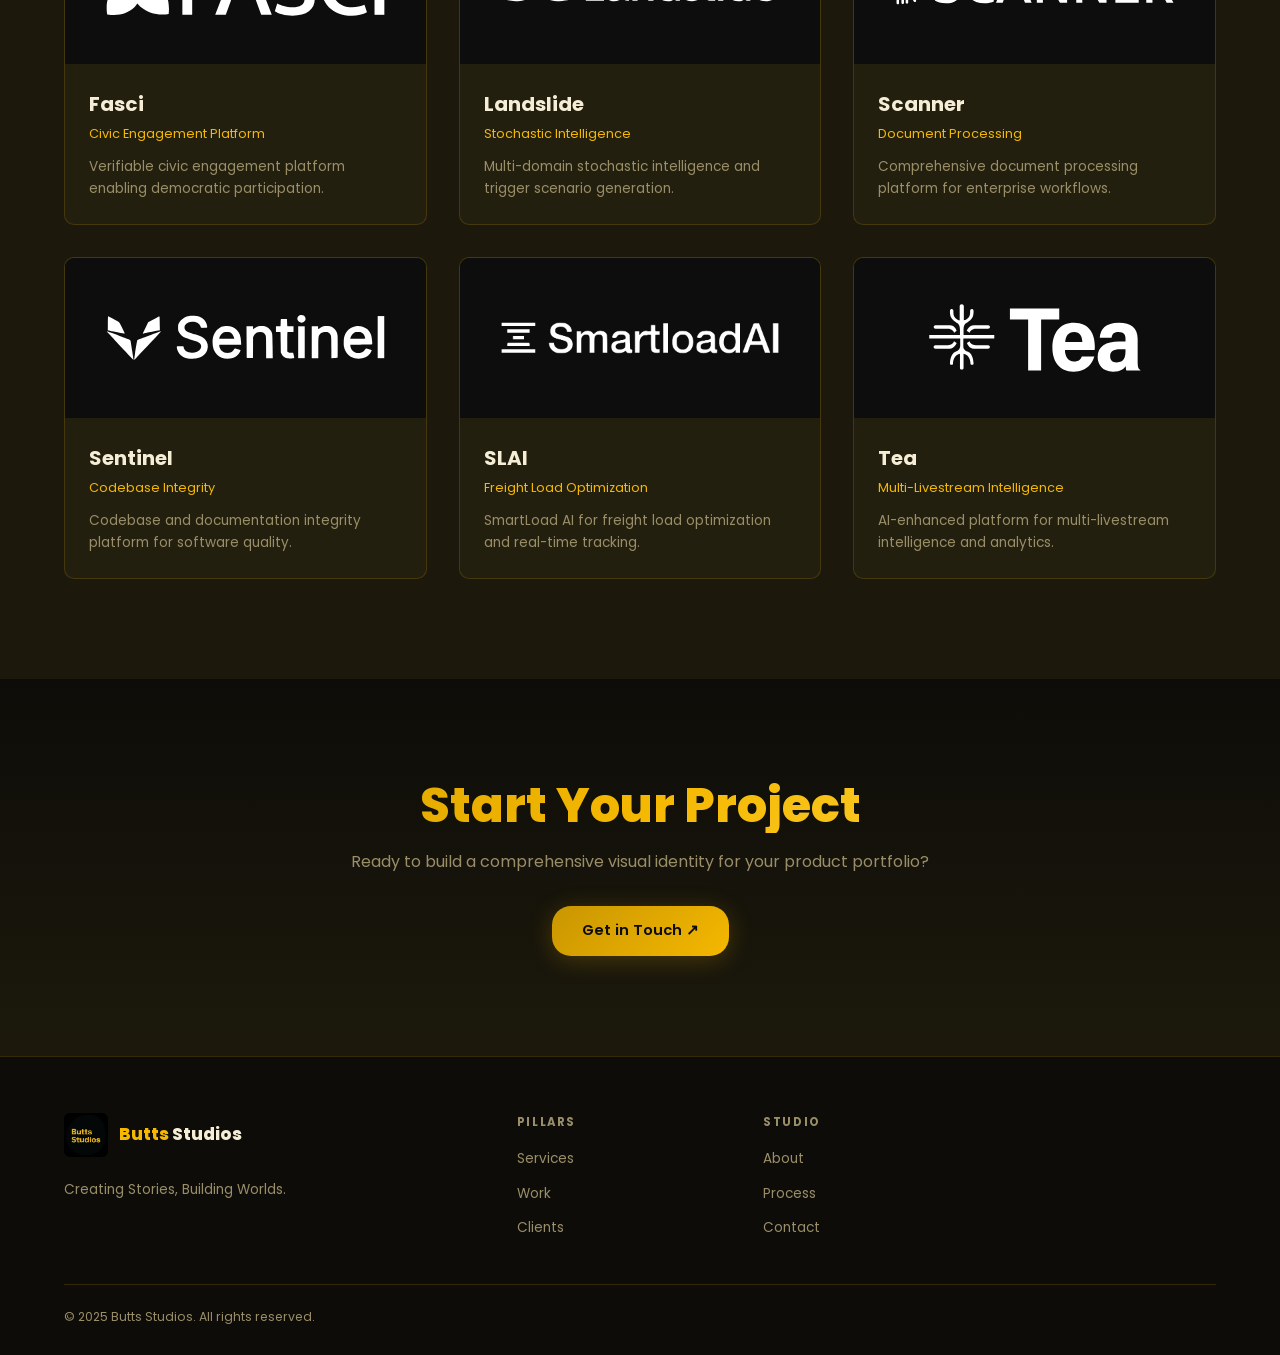
<file: clients/huntington-applied/index.html>
<!DOCTYPE html>
<html lang="en">
<head>
  <meta charset="UTF-8" />
  <meta name="viewport" content="width=device-width, initial-scale=1.0" />
  <title>Huntington Applied — Butts Studios</title>
  <meta name="description" content="Complete visual identity system and brand design for Huntington Applied's portfolio of 16 products spanning biological intelligence, simulation networks, and enterprise software." />
  <link rel="canonical" href="https://buttsstudios.com/clients/huntington-applied" />
  <meta property="og:type" content="website" />
  <meta property="og:url" content="https://buttsstudios.com/clients/huntington-applied" />
  <meta property="og:title" content="Huntington Applied — Butts Studios" />
  <meta property="og:description" content="Complete visual identity system and brand design for Huntington Applied's portfolio of 16 products spanning biological intelligence, simulation networks, and enterprise software." />
  <meta property="og:image" content="https://buttsstudios.com/og-image.svg" />
  <meta property="og:image:width" content="1200" />
  <meta property="og:image:height" content="630" />
  <meta property="og:site_name" content="Butts Studios" />
  <meta name="twitter:card" content="summary_large_image" />
  <meta name="twitter:site" content="@buttsstudios" />
  <meta name="twitter:title" content="Huntington Applied — Butts Studios" />
  <meta name="twitter:description" content="Complete visual identity system and brand design for Huntington Applied's portfolio of 16 products spanning biological intelligence, simulation networks, and enterprise software." />
  <meta name="twitter:image" content="https://buttsstudios.com/og-image.svg" />
  <link rel="preconnect" href="https://fonts.googleapis.com" />
  <link rel="preconnect" href="https://fonts.gstatic.com" crossorigin />
  <link href="https://fonts.googleapis.com/css2?family=Poppins:ital,wght@0,300;0,400;0,500;0,600;0,700;0,800;0,900;1,300&display=swap" rel="stylesheet" />
  <link rel="stylesheet" href="../../css/style.css" />
  <style>
    .page-hero { min-height:70vh; display:flex; flex-direction:column; align-items:center; justify-content:center; text-align:center; padding:120px 24px 100px; position:relative; overflow:hidden; }
    .page-hero::before { content:''; position:absolute; inset:0; background:radial-gradient(ellipse 80% 60% at 50% 20%, rgba(245,184,0,.15) 0%, transparent 70%), radial-gradient(ellipse 50% 40% at 80% 80%, rgba(212,160,23,.1) 0%, transparent 60%); }
    .page-hero-content { position:relative; z-index:2; }
    .page-client-logo { height:60px; width:auto; margin-bottom:24px; filter:brightness(0) invert(1); }
    .page-title { font-size:clamp(2.5rem,6vw,4.5rem); font-weight:900; line-height:1.05; margin-bottom:16px; background:var(--grad); -webkit-background-clip:text; -webkit-text-fill-color:transparent; background-clip:text; }
    .page-tagline { font-size:1.2rem; color:var(--muted); margin-bottom:40px; }
    .hero-stats { display:flex; justify-content:center; gap:60px; flex-wrap:wrap; }
    .hero-stat { text-align:center; }
    .hero-stat-num { font-size:3rem; font-weight:900; background:var(--grad); -webkit-background-clip:text; -webkit-text-fill-color:transparent; background-clip:text; }
    .hero-stat-label { font-size:.8rem; color:var(--muted); text-transform:uppercase; letter-spacing:.15em; margin-top:4px; }

    .section { padding:100px 0; }
    .section-alt { background:var(--surface); }
    .section-dark { background:var(--bg2); }
    .section-header { text-align:center; margin-bottom:60px; }
    .section-eyebrow { font-size:.7rem; font-weight:700; letter-spacing:.2em; text-transform:uppercase; color:var(--gold-dim); margin-bottom:12px; display:block; }
    .section-title { font-size:clamp(1.8rem,4vw,2.8rem); font-weight:800; background:var(--grad); -webkit-background-clip:text; -webkit-text-fill-color:transparent; background-clip:text; }
    .section-sub { color:var(--muted); max-width:600px; margin:16px auto 0; }

    .projects-grid { display:grid; grid-template-columns:repeat(auto-fill,minmax(320px,1fr)); gap:32px; }
    .project-card { background:var(--surface2); border:1px solid var(--border); border-radius:var(--radius); overflow:hidden; transition:transform .3s, box-shadow .3s; }
    .project-card:hover { transform:translateY(-6px); box-shadow:0 20px 50px rgba(245,184,0,.12); }
    .project-card-img { width:100%; height:200px; object-fit:cover; }
    .project-card-body { padding:24px; }
    .project-card-logo { height:28px; width:auto; margin-bottom:12px; filter:brightness(0) invert(1); }
    .project-card-title { font-size:1.25rem; font-weight:700; color:var(--text); margin-bottom:4px; }
    .project-card-type { font-size:.8rem; color:var(--gold); margin-bottom:12px; }
    .project-card-desc { font-size:.85rem; color:var(--muted); line-height:1.6; }
    .project-card.has-logo .project-card-img { height:160px; padding:20px; background:var(--surface); display:flex; align-items:center; justify-content:center; }
    .project-card.has-logo .project-card-img img { max-height:120px; max-width:100%; object-fit:contain; }

    .logo-showcase { display:grid; grid-template-columns:repeat(auto-fill,minmax(200px,1fr)); gap:32px; }
    .logo-card { background:var(--surface2); border:1px solid var(--border); border-radius:var(--radius); padding:40px 24px; text-align:center; transition:transform .3s, border-color .3s; }
    .logo-card:hover { transform:translateY(-4px); border-color:var(--gold); }
    .logo-card img { height:48px; width:auto; margin-bottom:16px; filter:brightness(0) invert(1); }
    .logo-card-name { font-size:1.1rem; font-weight:700; color:var(--text); margin-bottom:4px; }
    .logo-card-type { font-size:.75rem; color:var(--muted); }

    .services-grid { display:grid; grid-template-columns:repeat(auto-fit,minmax(280px,1fr)); gap:24px; }
    .service-card { background:var(--surface2); border:1px solid var(--border); border-radius:var(--radius); padding:32px; }
    .service-card h4 { font-size:1.1rem; font-weight:700; color:var(--text); margin-bottom:12px; }
    .service-card p { font-size:.9rem; color:var(--muted); line-height:1.7; }

    .cta-section { text-align:center; padding:100px 24px; background:linear-gradient(180deg,var(--bg) 0%,var(--surface) 100%); }
  </style>
</head>
<body>
<div id="cursor-dot"></div>
<div id="cursor-ring"></div>

<!-- NAV -->
<nav id="nav">
  <div class="nav-inner">
    <a href="../../#hero" class="nav-logo">
      <img src="../../images/logo.png" alt="Butts Studios" class="nav-logo-img" />
      <span class="nav-logo-text"><span>Butts</span> Studios</span>
    </a>
    <ul class="nav-links">
      <li><a href="../../#services">Services</a></li>
      <li><a href="../../#portfolio">Work</a></li>
      <li><a href="../">Clients</a></li>
      <li><a href="../../#subsidiaries">Projects</a></li>
      <li><a href="../../#process">Process</a></li>
      <li><a href="../../#about">About</a></li>
    </ul>
    <div class="nav-cta">
      <a href="../../#contact" class="btn btn-primary" style="padding:10px 20px;font-size:.82rem;">Get in Touch</a>
    </div>
    <button class="burger" id="burger" aria-label="Menu"><span></span><span></span><span></span></button>
  </div>
</nav>
<div class="mobile-nav" id="mobileNav">
  <a href="../../#services" class="mobile-link">Services</a>
  <a href="../../#portfolio" class="mobile-link">Work</a>
  <a href="../" class="mobile-link">Clients</a>
  <a href="../../#subsidiaries" class="mobile-link">Projects</a>
  <a href="../../#process" class="mobile-link">Process</a>
  <a href="../../#about" class="mobile-link">About</a>
  <a href="../../#contact" class="mobile-link">Contact</a>
</div>

<!-- HERO -->
<section class="page-hero">
  <div class="page-hero-content">
    <img src="./huntington_applied-logo-primary.png" alt="Huntington Applied" class="page-client-logo" />
    <h1 class="page-title">Huntington Applied</h1>
    <p class="page-tagline">Visual Identity System for 16 Products Across Biological Intelligence, Simulation, and Enterprise Software</p>
    <div class="hero-stats">
      <div class="hero-stat">
        <div class="hero-stat-num">16</div>
        <div class="hero-stat-label">Products</div>
      </div>
      <div class="hero-stat">
        <div class="hero-stat-num">7</div>
        <div class="hero-stat-label">Full Brands</div>
      </div>
      <div class="hero-stat">
        <div class="hero-stat-num">3</div>
        <div class="hero-stat-label">Design Systems</div>
      </div>
    </div>
  </div>
</section>

<!-- SERVICES DELIVERED -->
<section class="section">
  <div class="container">
    <div class="section-header">
      <span class="section-eyebrow">What We Delivered</span>
      <h2 class="section-title">Brand & Design Services</h2>
    </div>
    <div class="services-grid">
      <div class="service-card">
        <h4>Visual Identity Design</h4>
        <p>Complete logo design and visual identity systems for 7 products, with consistent yet distinct brand expressions across the Huntington Applied portfolio.</p>
      </div>
      <div class="service-card">
        <h4>Design Systems</h4>
        <p>Comprehensive design systems including color palettes, typography, iconography, and UI component libraries ensuring consistency across all platforms.</p>
      </div>
      <div class="service-card">
        <h4>UI Assets</h4>
        <p>Hero backgrounds, banner images, body graphics, and footer designs optimized for web and mobile interfaces across all 16 products.</p>
      </div>
      <div class="service-card">
        <h4>Brand Guidelines</h4>
        <p>Detailed brand guidelines document for each product, ensuring consistent application of visual identity across teams and touchpoints.</p>
      </div>
    </div>
  </div>
</section>

<!-- LOGO SHOWCASE -->
<section class="section section-alt">
  <div class="container">
    <div class="section-header">
      <span class="section-eyebrow">Brand Identity</span>
      <h2 class="section-title">Logo Design</h2>
      <p class="section-sub">Distinctive visual identities crafted for each product while maintaining portfolio cohesion.</p>
    </div>
    <div class="logo-showcase">
      <div class="logo-card">
        <img src="./projects/sage/logo-primary.svg" alt="Sage Logo" onerror="this.style.display='none'" />
        <div class="logo-card-name">Sage</div>
        <div class="logo-card-type">Biological Intelligence</div>
      </div>
      <div class="logo-card">
        <img src="./projects/blacklab/logo-primary.svg" alt="Blacklab Logo" onerror="this.style.display='none'" />
        <div class="logo-card-name">Blacklab</div>
        <div class="logo-card-type">Simulation & Inference</div>
      </div>
      <div class="logo-card">
        <img src="./projects/chief/logo-primary.svg" alt="Chief Logo" onerror="this.style.display='none'" />
        <div class="logo-card-name">Chief</div>
        <div class="logo-card-type">Smart Card Platform</div>
      </div>
      <div class="logo-card">
        <img src="./projects/chrona/logo-primary.svg" alt="Chrona Logo" onerror="this.style.display='none'" />
        <div class="logo-card-name">Chrona</div>
        <div class="logo-card-type">RF Emulation</div>
      </div>
      <div class="logo-card">
        <img src="./projects/kitch/logo-primary.svg" alt="Kitch Logo" onerror="this.style.display='none'" />
        <div class="logo-card-name">Kitch</div>
        <div class="logo-card-type">Influencer Marketing</div>
      </div>
      <div class="logo-card">
        <img src="./projects/nods/logo-primary.svg" alt="Nods Logo" onerror="this.style.display='none'" />
        <div class="logo-card-name">Nods</div>
        <div class="logo-card-type">Workspace Orchestrator</div>
      </div>
      <div class="logo-card">
        <img src="./projects/rigor/logo-primary.svg" alt="Rigor Logo" onerror="this.style.display='none'" />
        <div class="logo-card-name">Rigor</div>
        <div class="logo-card-type">Social Logic Coordination</div>
      </div>
    </div>
  </div>
</section>

<!-- PROJECT SHOWCASE -->
<section class="section">
  <div class="container">
    <div class="section-header">
      <span class="section-eyebrow">Product Portfolio</span>
      <h2 class="section-title">Full Brand Projects</h2>
      <p class="section-sub">7 products with complete visual identity systems including logos and screenshots.</p>
    </div>
    <div class="projects-grid">
      
      <div class="project-card has-logo">
        <div class="project-card-img">
          <img src="./projects/sage/screenshot.png" alt="Sage" />
        </div>
        <div class="project-card-body">
          <img src="./projects/sage/logo-primary.svg" alt="Sage Logo" class="project-card-logo" onerror="this.style.display='none'" />
          <h3 class="project-card-title">Sage</h3>
          <div class="project-card-type">Biological Intelligence Platform</div>
          <p class="project-card-desc">AI-powered platform for biological simulation and analysis, enabling researchers to model complex biological systems with unprecedented accuracy.</p>
        </div>
      </div>

      <div class="project-card has-logo">
        <div class="project-card-img">
          <img src="./projects/blacklab/screenshot.png" alt="Blacklab" />
        </div>
        <div class="project-card-body">
          <img src="./projects/blacklab/logo-primary.svg" alt="Blacklab Logo" class="project-card-logo" onerror="this.style.display='none'" />
          <h3 class="project-card-title">Blacklab</h3>
          <div class="project-card-type">Decentralized Simulation & Inference</div>
          <p class="project-card-desc">Network infrastructure for distributed simulation and inference computing, enabling large-scale computational workflows across decentralized resources.</p>
        </div>
      </div>

      <div class="project-card has-logo">
        <div class="project-card-img">
          <img src="./projects/chief/screenshot.png" alt="Chief" />
        </div>
        <div class="project-card-body">
          <img src="./projects/chief/logo-primary.svg" alt="Chief Logo" class="project-card-logo" onerror="this.style.display='none'" />
          <h3 class="project-card-title">Chief</h3>
          <div class="project-card-type">Accessible Smart Card Platform</div>
          <p class="project-card-desc">Enterprise platform for smart card deployment and management, providing accessible solutions for identity and payment systems.</p>
        </div>
      </div>

      <div class="project-card has-logo">
        <div class="project-card-img">
          <img src="./projects/chrona/screenshot.png" alt="Chrona" />
        </div>
        <div class="project-card-body">
          <img src="./projects/chrona/logo-primary.svg" alt="Chrona Logo" class="project-card-logo" onerror="this.style.display='none'" />
          <h3 class="project-card-title">Chrona</h3>
          <div class="project-card-type">RF Scenario Emulation</div>
          <p class="project-card-desc">Real-time radio frequency scenario emulation and localization validation platform for testing and verification of wireless systems.</p>
        </div>
      </div>

      <div class="project-card has-logo">
        <div class="project-card-img">
          <img src="./projects/kitch/screenshot.png" alt="Kitch" />
        </div>
        <div class="project-card-body">
          <img src="./projects/kitch/logo-primary.svg" alt="Kitch Logo" class="project-card-logo" onerror="this.style.display='none'" />
          <h3 class="project-card-title">Kitch</h3>
          <div class="project-card-type">Influencer Marketing Platform</div>
          <p class="project-card-desc">Multi-party workflow orchestration connecting brands with micro-influencers through AI-driven matching and automated campaign management.</p>
        </div>
      </div>

      <div class="project-card has-logo">
        <div class="project-card-img">
          <img src="./projects/nods/screenshot.png" alt="Nods" />
        </div>
        <div class="project-card-body">
          <img src="./projects/nods/logo-primary.svg" alt="Nods Logo" class="project-card-logo" onerror="this.style.display='none'" />
          <h3 class="project-card-title">Nods</h3>
          <div class="project-card-type">Terminal Workspace Orchestrator</div>
          <p class="project-card-desc">Developer productivity platform providing terminal workspace orchestration and management for efficient command-line workflows.</p>
        </div>
      </div>

      <div class="project-card has-logo">
        <div class="project-card-img">
          <img src="./projects/rigor/screenshot.png" alt="Rigor" />
        </div>
        <div class="project-card-body">
          <img src="./projects/rigor/logo-primary.svg" alt="Rigor Logo" class="project-card-logo" onerror="this.style.display='none'" />
          <h3 class="project-card-title">Rigor</h3>
          <div class="project-card-type">Social Logic Coordination</div>
          <p class="project-card-desc">Platform for coordinating complex social interactions and logic flows, enabling sophisticated automation of social processes.</p>
        </div>
      </div>

    </div>
  </div>
</section>

<!-- MORE PRODUCTS -->
<section class="section section-alt">
  <div class="container">
    <div class="section-header">
      <span class="section-eyebrow">Expanding Portfolio</span>
      <h2 class="section-title">Additional Products</h2>
      <p class="section-sub">UI assets and design systems for 9 additional products in the Huntington Applied ecosystem.</p>
    </div>
    <div class="projects-grid">
       
      <div class="project-card has-logo">
        <div class="project-card-img" style="background:#0d0d0d;">
          <img src="./projects/boltzmann/logo-dark.svg" alt="Boltzmann" style="max-height:70px;max-width:90%;object-fit:contain;filter:brightness(0) invert(1);" />
        </div>
        <div class="project-card-body">
          <h3 class="project-card-title">Boltzmann</h3>
          <div class="project-card-type">Multiphysics Simulation Intelligence</div>
          <p class="project-card-desc">Device architecture generation through advanced multiphysics simulation and optimization.</p>
        </div>
      </div>

      <div class="project-card has-logo">
        <div class="project-card-img" style="background:#0d0d0d;">
          <img src="./projects/bora/logo-primary.png" alt="Bora" style="max-height:70px;max-width:90%;object-fit:contain;filter:brightness(0) invert(1);" />
        </div>
        <div class="project-card-body">
          <h3 class="project-card-title">Bora</h3>
          <div class="project-card-type">Distributed Project Teams</div>
          <p class="project-card-desc">Contribution-aware economic infrastructure for managing distributed project teams.</p>
        </div>
      </div>

      <div class="project-card has-logo">
        <div class="project-card-img" style="background:#0d0d0d;">
          <img src="./projects/farad/logo-primary.png" alt="Farad" style="max-height:70px;max-width:90%;object-fit:contain;filter:brightness(0) invert(1);" />
        </div>
        <div class="project-card-body">
          <h3 class="project-card-title">Farad</h3>
          <div class="project-card-type">Cyber Simulation Intelligence</div>
          <p class="project-card-desc">Advanced CSI platform for cyber simulation and threat analysis.</p>
        </div>
      </div>

      <div class="project-card has-logo">
        <div class="project-card-img" style="background:#0d0d0d;">
          <img src="./projects/fasci/logo-dark.svg" alt="Fasci" style="max-height:70px;max-width:90%;object-fit:contain;filter:brightness(0) invert(1);" />
        </div>
        <div class="project-card-body">
          <h3 class="project-card-title">Fasci</h3>
          <div class="project-card-type">Civic Engagement Platform</div>
          <p class="project-card-desc">Verifiable civic engagement platform enabling democratic participation.</p>
        </div>
      </div>

      <div class="project-card has-logo">
        <div class="project-card-img" style="background:#0d0d0d;">
          <img src="./projects/landslide/logo-dark.svg" alt="Landslide" style="max-height:70px;max-width:90%;object-fit:contain;filter:brightness(0) invert(1);" />
        </div>
        <div class="project-card-body">
          <h3 class="project-card-title">Landslide</h3>
          <div class="project-card-type">Stochastic Intelligence</div>
          <p class="project-card-desc">Multi-domain stochastic intelligence and trigger scenario generation.</p>
        </div>
      </div>

      <div class="project-card has-logo">
        <div class="project-card-img" style="background:#0d0d0d;">
          <img src="./projects/scanner/logo-primary.svg" alt="Scanner" style="max-height:70px;max-width:90%;object-fit:contain;filter:brightness(0) invert(1);" />
        </div>
        <div class="project-card-body">
          <h3 class="project-card-title">Scanner</h3>
          <div class="project-card-type">Document Processing</div>
          <p class="project-card-desc">Comprehensive document processing platform for enterprise workflows.</p>
        </div>
      </div>

      <div class="project-card has-logo">
        <div class="project-card-img" style="background:#0d0d0d;">
          <img src="./projects/sentinel/logo-dark.svg" alt="Sentinel" style="max-height:70px;max-width:90%;object-fit:contain;filter:brightness(0) invert(1);" />
        </div>
        <div class="project-card-body">
          <h3 class="project-card-title">Sentinel</h3>
          <div class="project-card-type">Codebase Integrity</div>
          <p class="project-card-desc">Codebase and documentation integrity platform for software quality.</p>
        </div>
      </div>

      <div class="project-card has-logo">
        <div class="project-card-img" style="background:#0d0d0d;">
          <img src="./projects/slai/logo-primary.png" alt="SLAI" style="max-height:70px;max-width:90%;object-fit:contain;filter:brightness(0) invert(1);" />
        </div>
        <div class="project-card-body">
          <h3 class="project-card-title">SLAI</h3>
          <div class="project-card-type">Freight Load Optimization</div>
          <p class="project-card-desc">SmartLoad AI for freight load optimization and real-time tracking.</p>
        </div>
      </div>

      <div class="project-card has-logo">
        <div class="project-card-img" style="background:#0d0d0d;">
          <img src="./projects/tea/logo-dark.svg" alt="Tea" style="max-height:70px;max-width:90%;object-fit:contain;filter:brightness(0) invert(1);" />
        </div>
        <div class="project-card-body">
          <h3 class="project-card-title">Tea</h3>
          <div class="project-card-type">Multi-Livestream Intelligence</div>
          <p class="project-card-desc">AI-enhanced platform for multi-livestream intelligence and analytics.</p>
        </div>
      </div>

    </div>
  </div>
</section>

<!-- CTA -->
<section class="cta-section">
  <h2 class="section-title" style="margin-bottom:16px;">Start Your Project</h2>
  <p class="section-sub" style="margin-bottom:32px;">Ready to build a comprehensive visual identity for your product portfolio?</p>
  <a href="../../#contact" class="btn btn-primary">Get in Touch ↗</a>
</section>

<!-- FOOTER -->
<footer>
  <div class="container">
    <div class="footer-inner">
      <div class="footer-brand">
        <a href="../../#hero" class="nav-logo" style="display:inline-flex"><img src="../../images/logo.png" alt="Butts Studios" class="footer-logo-img" /><span class="nav-logo-text"><span>Butts</span> Studios</span></a>
        <p>Creating Stories, Building Worlds.</p>
      </div>
      <div class="footer-col"><h4>Pillars</h4><ul><li><a href="../../#services">Services</a></li><li><a href="../../#portfolio">Work</a></li><li><a href="../">Clients</a></li></ul></div>
      <div class="footer-col"><h4>Studio</h4><ul><li><a href="../../#about">About</a></li><li><a href="../../#process">Process</a></li><li><a href="../../#contact">Contact</a></li></ul></div>
    </div>
    <div class="footer-bottom">
      <p>© 2025 Butts Studios. All rights reserved.</p>
    </div>
  </div>
</footer>

<script src="../../js/main.js"></script>
</body>
</html>
</file>
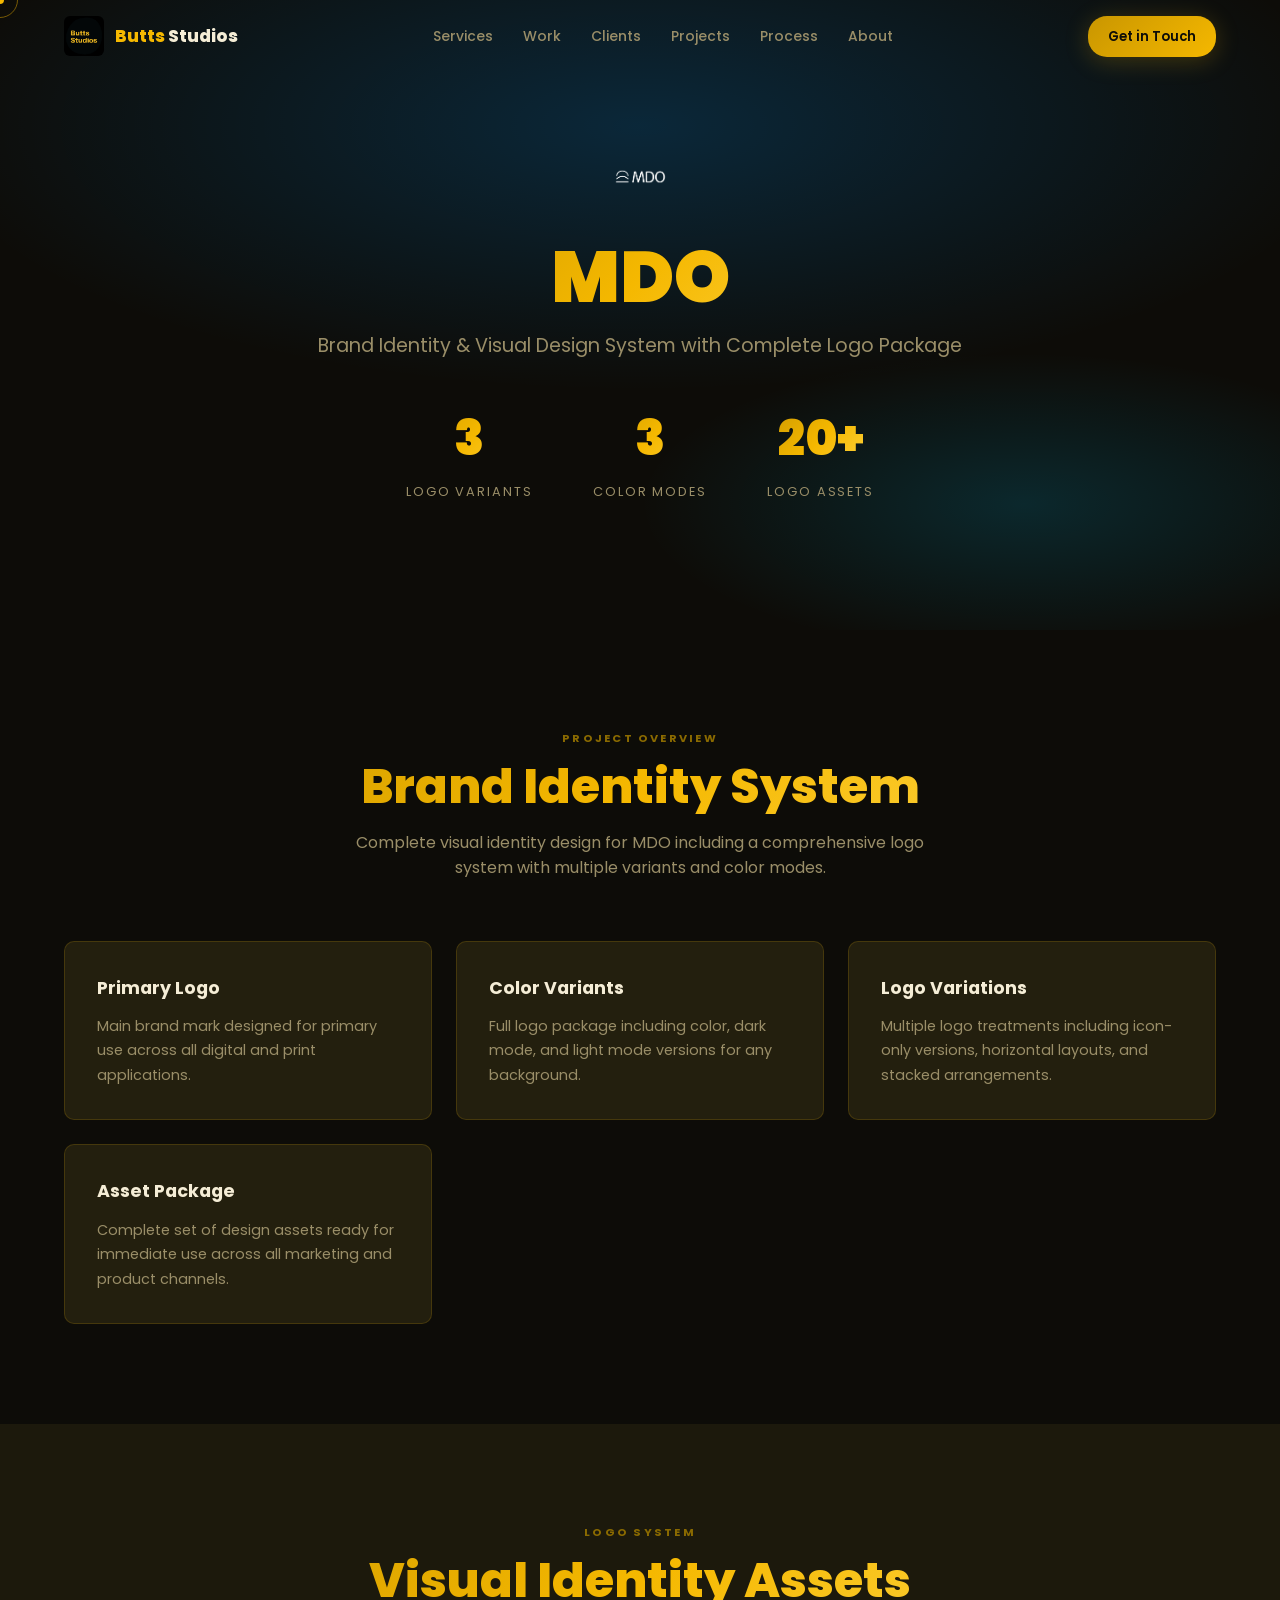
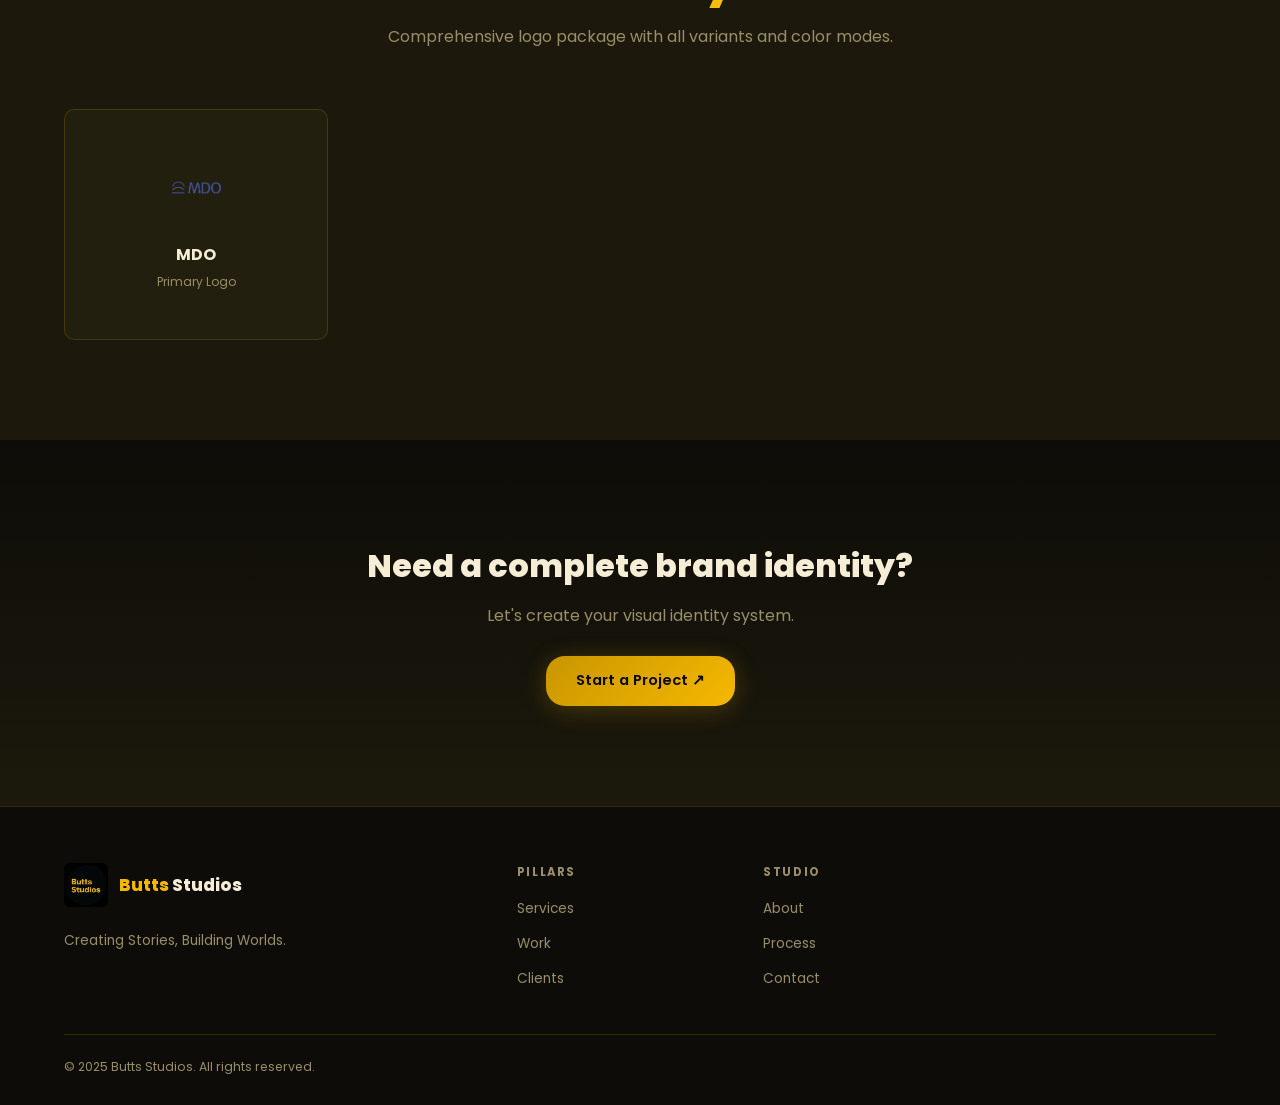
<file: clients/mdo/index.html>
<!DOCTYPE html>
<html lang="en">
<head>
  <meta charset="UTF-8" />
  <meta name="viewport" content="width=device-width, initial-scale=1.0" />
  <title>MDO — Butts Studios</title>
  <meta name="description" content="Brand identity and visual design for MDO. Complete logo system and design assets." />
  <link rel="canonical" href="https://buttsstudios.com/clients/mdo" />
  <meta property="og:type" content="website" />
  <meta property="og:url" content="https://buttsstudios.com/clients/mdo" />
  <meta property="og:title" content="MDO — Butts Studios" />
  <meta property="og:description" content="Brand identity and visual design for MDO. Complete logo system and design assets." />
  <meta property="og:image" content="https://buttsstudios.com/og-image.svg" />
  <meta property="og:image:width" content="1200" />
  <meta property="og:image:height" content="630" />
  <meta property="og:site_name" content="Butts Studios" />
  <meta name="twitter:card" content="summary_large_image" />
  <meta name="twitter:site" content="@buttsstudios" />
  <meta name="twitter:title" content="MDO — Butts Studios" />
  <meta name="twitter:description" content="Brand identity and visual design for MDO. Complete logo system and design assets." />
  <meta name="twitter:image" content="https://buttsstudios.com/og-image.svg" />
  <link rel="preconnect" href="https://fonts.googleapis.com" />
  <link rel="preconnect" href="https://fonts.gstatic.com" crossorigin />
  <link href="https://fonts.googleapis.com/css2?family=Poppins:ital,wght@0,300;0,400;0,500;0,600;0,700;0,800;0,900;1,300&display=swap" rel="stylesheet" />
  <link rel="stylesheet" href="../../css/style.css" />
  <style>
    .page-hero { min-height:70vh; display:flex; flex-direction:column; align-items:center; justify-content:center; text-align:center; padding:120px 24px 100px; position:relative; overflow:hidden; }
    .page-hero::before { content:''; position:absolute; inset:0; background:radial-gradient(ellipse 80% 60% at 50% 20%, rgba(0,150,255,.2) 0%, transparent 70%), radial-gradient(ellipse 50% 40% at 80% 80%, rgba(0,200,255,.15) 0%, transparent 60%); }
    .page-hero-content { position:relative; z-index:2; }
    .page-client-logo { height:60px; width:auto; margin-bottom:24px; filter:brightness(0) invert(1); }
    .page-title { font-size:clamp(2.5rem,6vw,4.5rem); font-weight:900; line-height:1.05; margin-bottom:16px; background:var(--grad); -webkit-background-clip:text; -webkit-text-fill-color:transparent; background-clip:text; }
    .page-tagline { font-size:1.2rem; color:var(--muted); margin-bottom:40px; }
    .hero-stats { display:flex; justify-content:center; gap:60px; flex-wrap:wrap; }
    .hero-stat { text-align:center; }
    .hero-stat-num { font-size:3rem; font-weight:900; background:var(--grad); -webkit-background-clip:text; -webkit-text-fill-color:transparent; background-clip:text; }
    .hero-stat-label { font-size:.8rem; color:var(--muted); text-transform:uppercase; letter-spacing:.15em; margin-top:4px; }

    .section { padding:100px 0; }
    .section-alt { background:var(--surface); }
    .section-dark { background:var(--bg2); }
    .section-header { text-align:center; margin-bottom:60px; }
    .section-eyebrow { font-size:.7rem; font-weight:700; letter-spacing:.2em; text-transform:uppercase; color:var(--gold-dim); margin-bottom:12px; display:block; }
    .section-title { font-size:clamp(1.8rem,4vw,2.8rem); font-weight:800; background:var(--grad); -webkit-background-clip:text; -webkit-text-fill-color:transparent; background-clip:text; }
    .section-sub { color:var(--muted); max-width:600px; margin:16px auto 0; }

    .logo-showcase { display:grid; grid-template-columns:repeat(auto-fill,minmax(250px,1fr)); gap:32px; }
    .logo-card { background:var(--surface2); border:1px solid var(--border); border-radius:var(--radius); padding:48px 32px; text-align:center; transition:transform .3s, border-color .3s; }
    .logo-card:hover { transform:translateY(-4px); border-color:var(--gold); }
    .logo-card img { max-height:60px; width:auto; margin-bottom:16px; }
    .logo-card-name { font-size:1rem; font-weight:700; color:var(--text); margin-bottom:4px; }
    .logo-card-type { font-size:.75rem; color:var(--muted); }

    .services-grid { display:grid; grid-template-columns:repeat(auto-fit,minmax(280px,1fr)); gap:24px; }
    .service-card { background:var(--surface2); border:1px solid var(--border); border-radius:var(--radius); padding:32px; }
    .service-card h4 { font-size:1.1rem; font-weight:700; color:var(--text); margin-bottom:12px; }
    .service-card p { font-size:.9rem; color:var(--muted); line-height:1.7; }

    .cta-section { text-align:center; padding:100px 24px; background:linear-gradient(180deg,var(--bg) 0%,var(--surface) 100%); }
  </style>
</head>
<body>
<div id="cursor-dot"></div>
<div id="cursor-ring"></div>

<!-- NAV -->
<nav id="nav">
  <div class="nav-inner">
    <a href="../../#hero" class="nav-logo">
      <img src="../../images/logo.png" alt="Butts Studios" class="nav-logo-img" />
      <span class="nav-logo-text"><span>Butts</span> Studios</span>
    </a>
    <ul class="nav-links">
      <li><a href="../../#services">Services</a></li>
      <li><a href="../../#portfolio">Work</a></li>
      <li><a href="../">Clients</a></li>
      <li><a href="../../#subsidiaries">Projects</a></li>
      <li><a href="../../#process">Process</a></li>
      <li><a href="../../#about">About</a></li>
    </ul>
    <div class="nav-cta">
      <a href="../../#contact" class="btn btn-primary" style="padding:10px 20px;font-size:.82rem;">Get in Touch</a>
    </div>
    <button class="burger" id="burger" aria-label="Menu"><span></span><span></span><span></span></button>
  </div>
</nav>
<div class="mobile-nav" id="mobileNav">
  <a href="../../#services" class="mobile-link">Services</a>
  <a href="../../#portfolio" class="mobile-link">Work</a>
  <a href="../" class="mobile-link">Clients</a>
  <a href="../../#subsidiaries" class="mobile-link">Projects</a>
  <a href="../../#process" class="mobile-link">Process</a>
  <a href="../../#about" class="mobile-link">About</a>
  <a href="../../#contact" class="mobile-link">Contact</a>
</div>

<!-- HERO -->
<section class="page-hero">
  <div class="page-hero-content">
    <img src="./mdo-logo.png" alt="MDO" class="page-client-logo" />
    <h1 class="page-title">MDO</h1>
    <p class="page-tagline">Brand Identity & Visual Design System with Complete Logo Package</p>
    <div class="hero-stats">
      <div class="hero-stat">
        <div class="hero-stat-num">3</div>
        <div class="hero-stat-label">Logo Variants</div>
      </div>
      <div class="hero-stat">
        <div class="hero-stat-num">3</div>
        <div class="hero-stat-label">Color Modes</div>
      </div>
      <div class="hero-stat">
        <div class="hero-stat-num">20+</div>
        <div class="hero-stat-label">Logo Assets</div>
      </div>
    </div>
  </div>
</section>

<!-- PROJECT OVERVIEW -->
<section class="section">
  <div class="container">
    <div class="section-header">
      <span class="section-eyebrow">Project Overview</span>
      <h2 class="section-title">Brand Identity System</h2>
      <p class="section-sub">Complete visual identity design for MDO including a comprehensive logo system with multiple variants and color modes.</p>
    </div>
    <div class="services-grid">
      <div class="service-card">
        <h4>Primary Logo</h4>
        <p>Main brand mark designed for primary use across all digital and print applications.</p>
      </div>
      <div class="service-card">
        <h4>Color Variants</h4>
        <p>Full logo package including color, dark mode, and light mode versions for any background.</p>
      </div>
      <div class="service-card">
        <h4>Logo Variations</h4>
        <p>Multiple logo treatments including icon-only versions, horizontal layouts, and stacked arrangements.</p>
      </div>
      <div class="service-card">
        <h4>Asset Package</h4>
        <p>Complete set of design assets ready for immediate use across all marketing and product channels.</p>
      </div>
    </div>
  </div>
</section>

<!-- LOGO SHOWCASE -->
<section class="section section-alt">
  <div class="container">
    <div class="section-header">
      <span class="section-eyebrow">Logo System</span>
      <h2 class="section-title">Visual Identity Assets</h2>
      <p class="section-sub">Comprehensive logo package with all variants and color modes.</p>
    </div>
    <div class="logo-showcase">
      <div class="logo-card">
        <img src="./mdo-logo.png" alt="MDO Logo" />
        <h4 class="logo-card-name">MDO</h4>
        <p class="logo-card-type">Primary Logo</p>
      </div>
    </div>
  </div>
</section>

<!-- CTA -->
<section class="cta-section">
  <h2 style="font-size:2rem;font-weight:800;margin-bottom:12px;">Need a complete brand identity?</h2>
  <p style="color:var(--muted);margin-bottom:28px;">Let's create your visual identity system.</p>
  <a href="../../#contact" class="btn btn-primary">Start a Project ↗</a>
</section>

<!-- FOOTER -->
<footer>
  <div class="container">
    <div class="footer-inner">
      <div class="footer-brand">
        <a href="../../#hero" class="nav-logo" style="display:inline-flex"><img src="../../images/logo.png" alt="Butts Studios" class="footer-logo-img" /><span class="nav-logo-text"><span>Butts</span> Studios</span></a>
        <p>Creating Stories, Building Worlds.</p>
      </div>
      <div class="footer-col"><h4>Pillars</h4><ul><li><a href="../../#services">Services</a></li><li><a href="../../#portfolio">Work</a></li><li><a href="../">Clients</a></li></ul></div>
      <div class="footer-col"><h4>Studio</h4><ul><li><a href="../../#about">About</a></li><li><a href="../../#process">Process</a></li><li><a href="../../#contact">Contact</a></li></ul></div>
    </div>
    <div class="footer-bottom">
      <p>© 2025 Butts Studios. All rights reserved.</p>
    </div>
  </div>
</footer>

<script src="../../js/main.js"></script>
</body>
</html>
</file>
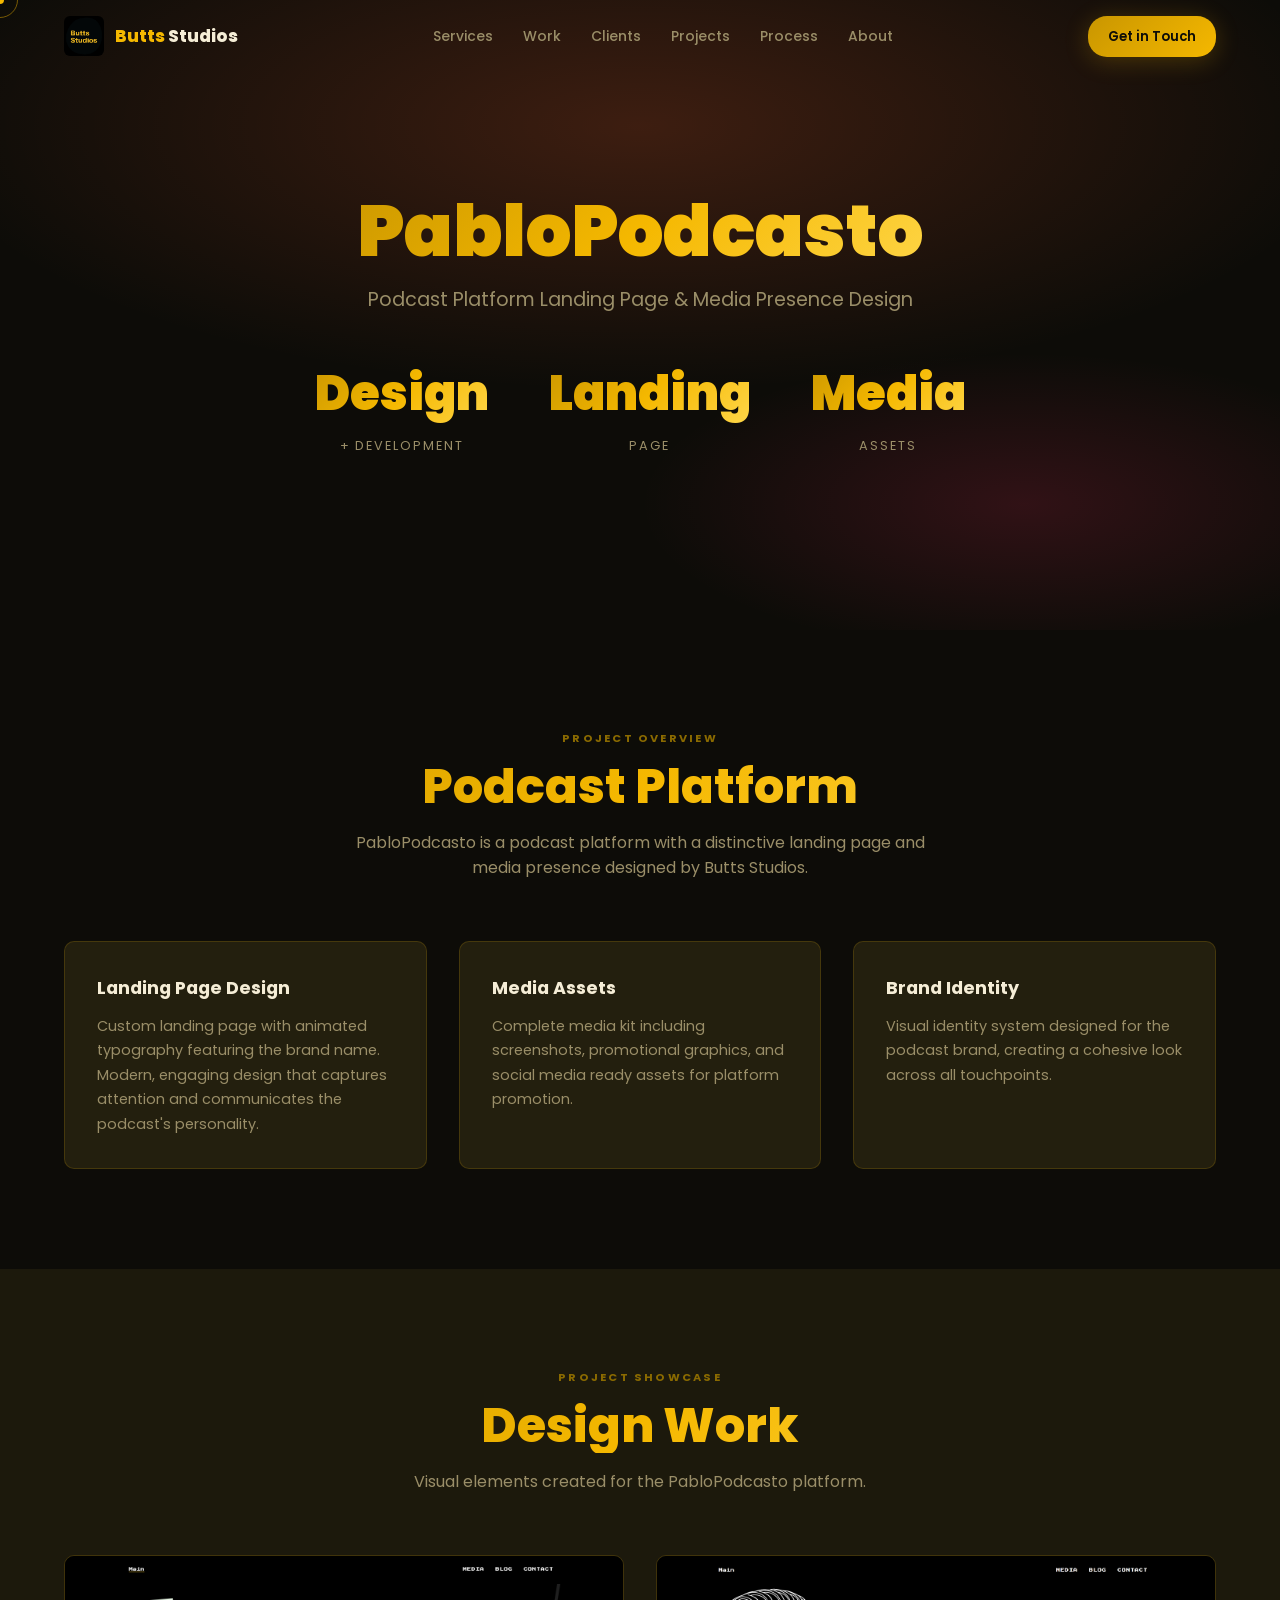
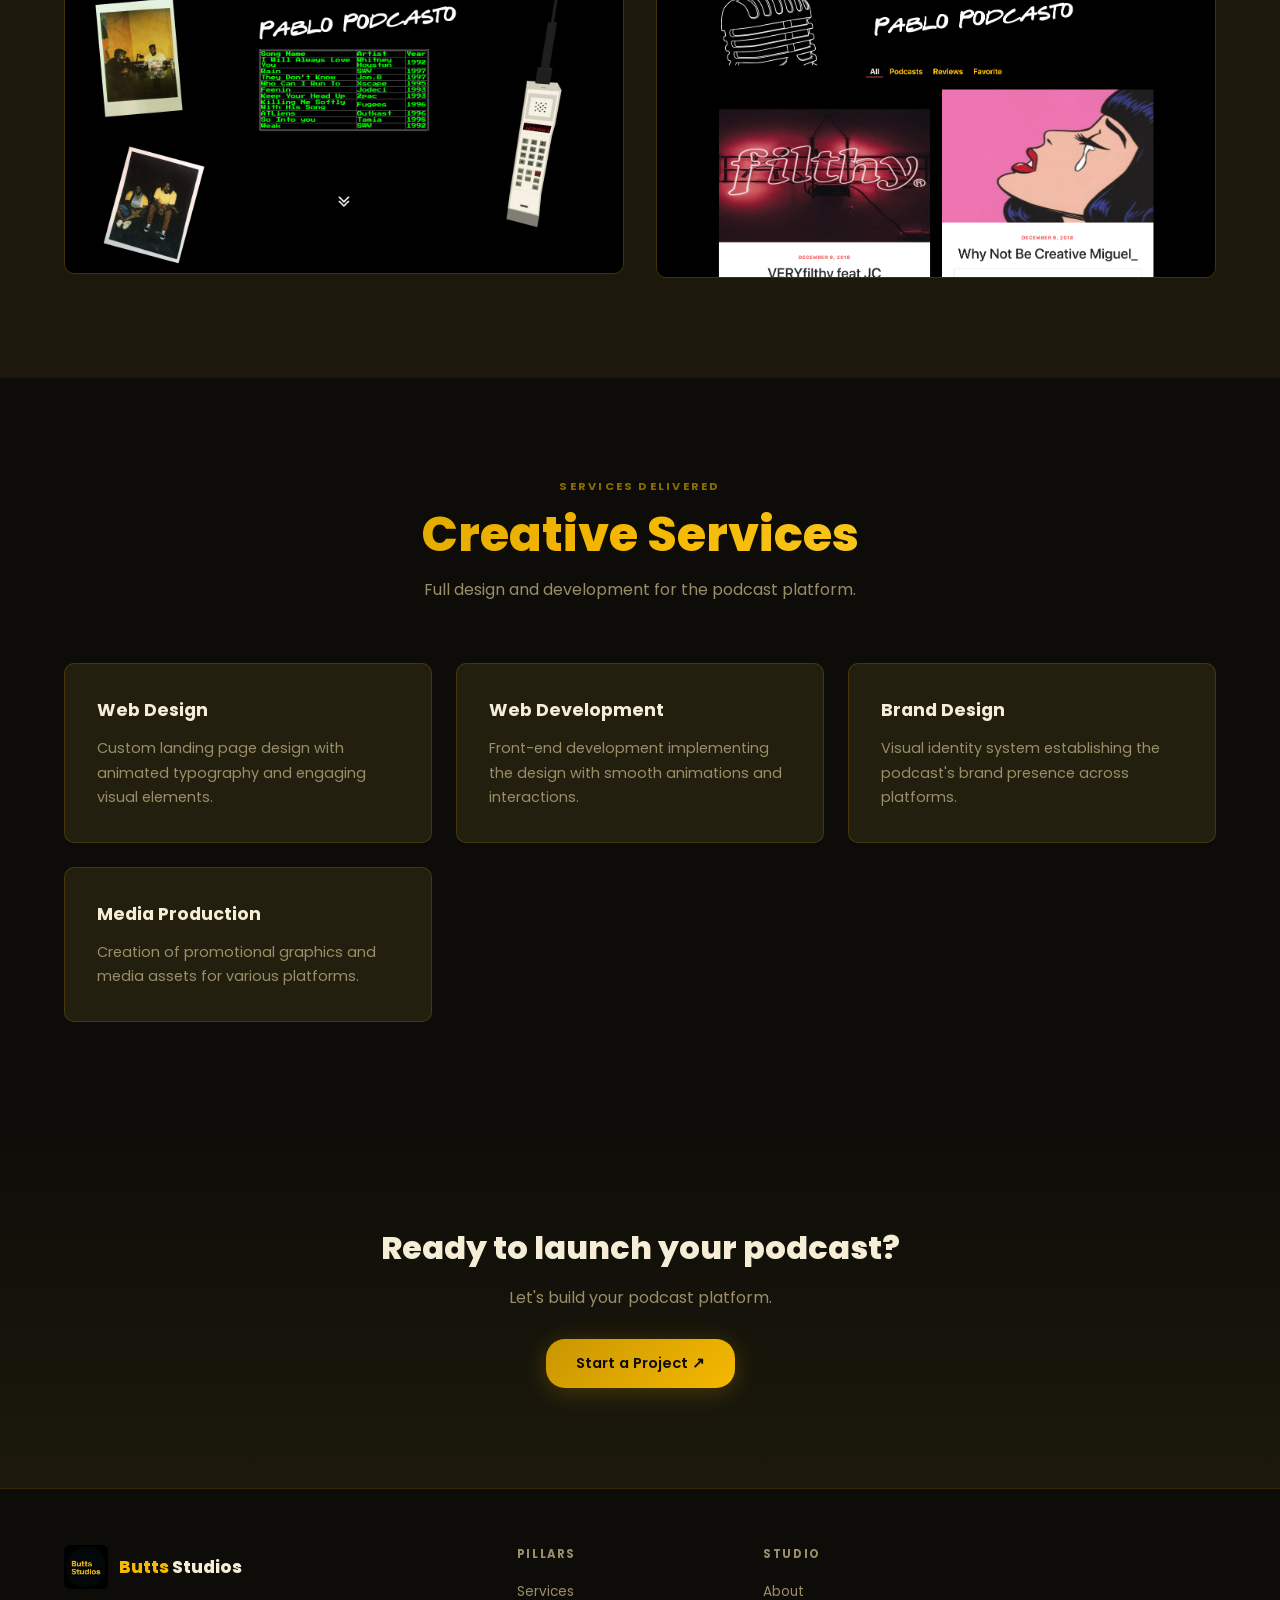
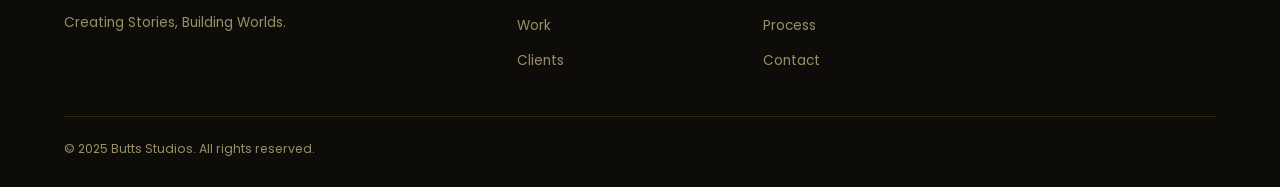
<file: clients/pablopodcasto/index.html>
<!DOCTYPE html>
<html lang="en">
<head>
  <meta charset="UTF-8" />
  <meta name="viewport" content="width=device-width, initial-scale=1.0" />
  <title>PabloPodcasto — Butts Studios</title>
  <meta name="description" content="Podcast platform landing page and media presence for PabloPodcasto. Design and development services." />
  <link rel="preconnect" href="https://fonts.googleapis.com" />
  <link rel="preconnect" href="https://fonts.gstatic.com" crossorigin />
  <link href="https://fonts.googleapis.com/css2?family=Poppins:ital,wght@0,300;0,400;0,500;0,600;0,700;0,800;0,900;1,300&display=swap" rel="stylesheet" />
  <link rel="stylesheet" href="../../css/style.css" />
  <style>
    .page-hero { min-height:70vh; display:flex; flex-direction:column; align-items:center; justify-content:center; text-align:center; padding:120px 24px 100px; position:relative; overflow:hidden; }
    .page-hero::before { content:''; position:absolute; inset:0; background:radial-gradient(ellipse 80% 60% at 50% 20%, rgba(255,100,50,.2) 0%, transparent 70%), radial-gradient(ellipse 50% 40% at 80% 80%, rgba(255,50,100,.15) 0%, transparent 60%); }
    .page-hero-content { position:relative; z-index:2; }
    .page-client-logo { height:60px; width:auto; margin-bottom:24px; filter:brightness(0) invert(1); }
    .page-title { font-size:clamp(2.5rem,6vw,4.5rem); font-weight:900; line-height:1.05; margin-bottom:16px; background:var(--grad); -webkit-background-clip:text; -webkit-text-fill-color:transparent; background-clip:text; }
    .page-tagline { font-size:1.2rem; color:var(--muted); margin-bottom:40px; }
    .hero-stats { display:flex; justify-content:center; gap:60px; flex-wrap:wrap; }
    .hero-stat { text-align:center; }
    .hero-stat-num { font-size:3rem; font-weight:900; background:var(--grad); -webkit-background-clip:text; -webkit-text-fill-color:transparent; background-clip:text; }
    .hero-stat-label { font-size:.8rem; color:var(--muted); text-transform:uppercase; letter-spacing:.15em; margin-top:4px; }

    .section { padding:100px 0; }
    .section-alt { background:var(--surface); }
    .section-dark { background:var(--bg2); }
    .section-header { text-align:center; margin-bottom:60px; }
    .section-eyebrow { font-size:.7rem; font-weight:700; letter-spacing:.2em; text-transform:uppercase; color:var(--gold-dim); margin-bottom:12px; display:block; }
    .section-title { font-size:clamp(1.8rem,4vw,2.8rem); font-weight:800; background:var(--grad); -webkit-background-clip:text; -webkit-text-fill-color:transparent; background-clip:text; }
    .section-sub { color:var(--muted); max-width:600px; margin:16px auto 0; }

    .features-grid { display:grid; grid-template-columns:repeat(auto-fit,minmax(300px,1fr)); gap:32px; }
    .feature-card { background:var(--surface2); border:1px solid var(--border); border-radius:var(--radius); padding:32px; }
    .feature-card h4 { font-size:1.1rem; font-weight:700; color:var(--text); margin-bottom:12px; }
    .feature-card p { font-size:.9rem; color:var(--muted); line-height:1.7; }

    .showcase-img { width:100%; border-radius:var(--radius); margin-bottom:24px; border:1px solid var(--border); }
    .img-grid { display:grid; grid-template-columns:repeat(auto-fit,minmax(400px,1fr)); gap:32px; }
    .img-grid img { width:100%; border-radius:var(--radius); border:1px solid var(--border); }

    .services-grid { display:grid; grid-template-columns:repeat(auto-fit,minmax(280px,1fr)); gap:24px; }
    .service-card { background:var(--surface2); border:1px solid var(--border); border-radius:var(--radius); padding:32px; }
    .service-card h4 { font-size:1.1rem; font-weight:700; color:var(--text); margin-bottom:12px; }
    .service-card p { font-size:.9rem; color:var(--muted); line-height:1.7; }

    .cta-section { text-align:center; padding:100px 24px; background:linear-gradient(180deg,var(--bg) 0%,var(--surface) 100%); }
  </style>
</head>
<body>
<div id="cursor-dot"></div>
<div id="cursor-ring"></div>

<!-- NAV -->
<nav id="nav">
  <div class="nav-inner">
    <a href="../../#hero" class="nav-logo">
      <img src="../../images/logo.png" alt="Butts Studios" class="nav-logo-img" />
      <span class="nav-logo-text"><span>Butts</span> Studios</span>
    </a>
    <ul class="nav-links">
      <li><a href="../../#services">Services</a></li>
      <li><a href="../../#portfolio">Work</a></li>
      <li><a href="../">Clients</a></li>
      <li><a href="../../#subsidiaries">Projects</a></li>
      <li><a href="../../#process">Process</a></li>
      <li><a href="../../#about">About</a></li>
    </ul>
    <div class="nav-cta">
      <a href="../../#contact" class="btn btn-primary" style="padding:10px 20px;font-size:.82rem;">Get in Touch</a>
    </div>
    <button class="burger" id="burger" aria-label="Menu"><span></span><span></span><span></span></button>
  </div>
</nav>
<div class="mobile-nav" id="mobileNav">
  <a href="../../#services" class="mobile-link">Services</a>
  <a href="../../#portfolio" class="mobile-link">Work</a>
  <a href="../" class="mobile-link">Clients</a>
  <a href="../../#subsidiaries" class="mobile-link">Projects</a>
  <a href="../../#process" class="mobile-link">Process</a>
  <a href="../../#about" class="mobile-link">About</a>
  <a href="../../#contact" class="mobile-link">Contact</a>
</div>

<!-- HERO -->
<section class="page-hero">
  <div class="page-hero-content">
    <h1 class="page-title">PabloPodcasto</h1>
    <p class="page-tagline">Podcast Platform Landing Page & Media Presence Design</p>
    <div class="hero-stats">
      <div class="hero-stat">
        <div class="hero-stat-num">Design</div>
        <div class="hero-stat-label">+ Development</div>
      </div>
      <div class="hero-stat">
        <div class="hero-stat-num">Landing</div>
        <div class="hero-stat-label">Page</div>
      </div>
      <div class="hero-stat">
        <div class="hero-stat-num">Media</div>
        <div class="hero-stat-label">Assets</div>
      </div>
    </div>
  </div>
</section>

<!-- PROJECT OVERVIEW -->
<section class="section">
  <div class="container">
    <div class="section-header">
      <span class="section-eyebrow">Project Overview</span>
      <h2 class="section-title">Podcast Platform</h2>
      <p class="section-sub">PabloPodcasto is a podcast platform with a distinctive landing page and media presence designed by Butts Studios.</p>
    </div>
    <div class="features-grid">
      <div class="feature-card">
        <h4>Landing Page Design</h4>
        <p>Custom landing page with animated typography featuring the brand name. Modern, engaging design that captures attention and communicates the podcast's personality.</p>
      </div>
      <div class="feature-card">
        <h4>Media Assets</h4>
        <p>Complete media kit including screenshots, promotional graphics, and social media ready assets for platform promotion.</p>
      </div>
      <div class="feature-card">
        <h4>Brand Identity</h4>
        <p>Visual identity system designed for the podcast brand, creating a cohesive look across all touchpoints.</p>
      </div>
    </div>
  </div>
</section>

<!-- SHOWCASE -->
<section class="section section-alt">
  <div class="container">
    <div class="section-header">
      <span class="section-eyebrow">Project Showcase</span>
      <h2 class="section-title">Design Work</h2>
      <p class="section-sub">Visual elements created for the PabloPodcasto platform.</p>
    </div>
    <div class="img-grid">
      <img src="./img/pablopodcastolandingscreenshot.png" alt="PabloPodcasto Landing Page" />
      <img src="./img/pablopodcastomedia.png" alt="PabloPodcasto Media Assets" />
    </div>
  </div>
</section>

<!-- SERVICES -->
<section class="section">
  <div class="container">
    <div class="section-header">
      <span class="section-eyebrow">Services Delivered</span>
      <h2 class="section-title">Creative Services</h2>
      <p class="section-sub">Full design and development for the podcast platform.</p>
    </div>
    <div class="services-grid">
      <div class="service-card">
        <h4>Web Design</h4>
        <p>Custom landing page design with animated typography and engaging visual elements.</p>
      </div>
      <div class="service-card">
        <h4>Web Development</h4>
        <p>Front-end development implementing the design with smooth animations and interactions.</p>
      </div>
      <div class="service-card">
        <h4>Brand Design</h4>
        <p>Visual identity system establishing the podcast's brand presence across platforms.</p>
      </div>
      <div class="service-card">
        <h4>Media Production</h4>
        <p>Creation of promotional graphics and media assets for various platforms.</p>
      </div>
    </div>
  </div>
</section>

<!-- CTA -->
<section class="cta-section">
  <h2 style="font-size:2rem;font-weight:800;margin-bottom:12px;">Ready to launch your podcast?</h2>
  <p style="color:var(--muted);margin-bottom:28px;">Let's build your podcast platform.</p>
  <a href="../../#contact" class="btn btn-primary">Start a Project ↗</a>
</section>

<!-- FOOTER -->
<footer>
  <div class="container">
    <div class="footer-inner">
      <div class="footer-brand">
        <a href="../../#hero" class="nav-logo" style="display:inline-flex"><img src="../../images/logo.png" alt="Butts Studios" class="footer-logo-img" /><span class="nav-logo-text"><span>Butts</span> Studios</span></a>
        <p>Creating Stories, Building Worlds.</p>
      </div>
      <div class="footer-col"><h4>Pillars</h4><ul><li><a href="../../#services">Services</a></li><li><a href="../../#portfolio">Work</a></li><li><a href="../">Clients</a></li></ul></div>
      <div class="footer-col"><h4>Studio</h4><ul><li><a href="../../#about">About</a></li><li><a href="../../#process">Process</a></li><li><a href="../../#contact">Contact</a></li></ul></div>
    </div>
    <div class="footer-bottom">
      <p>© 2025 Butts Studios. All rights reserved.</p>
    </div>
  </div>
</footer>

<script src="../../js/main.js"></script>
</body>
</html>
</file>
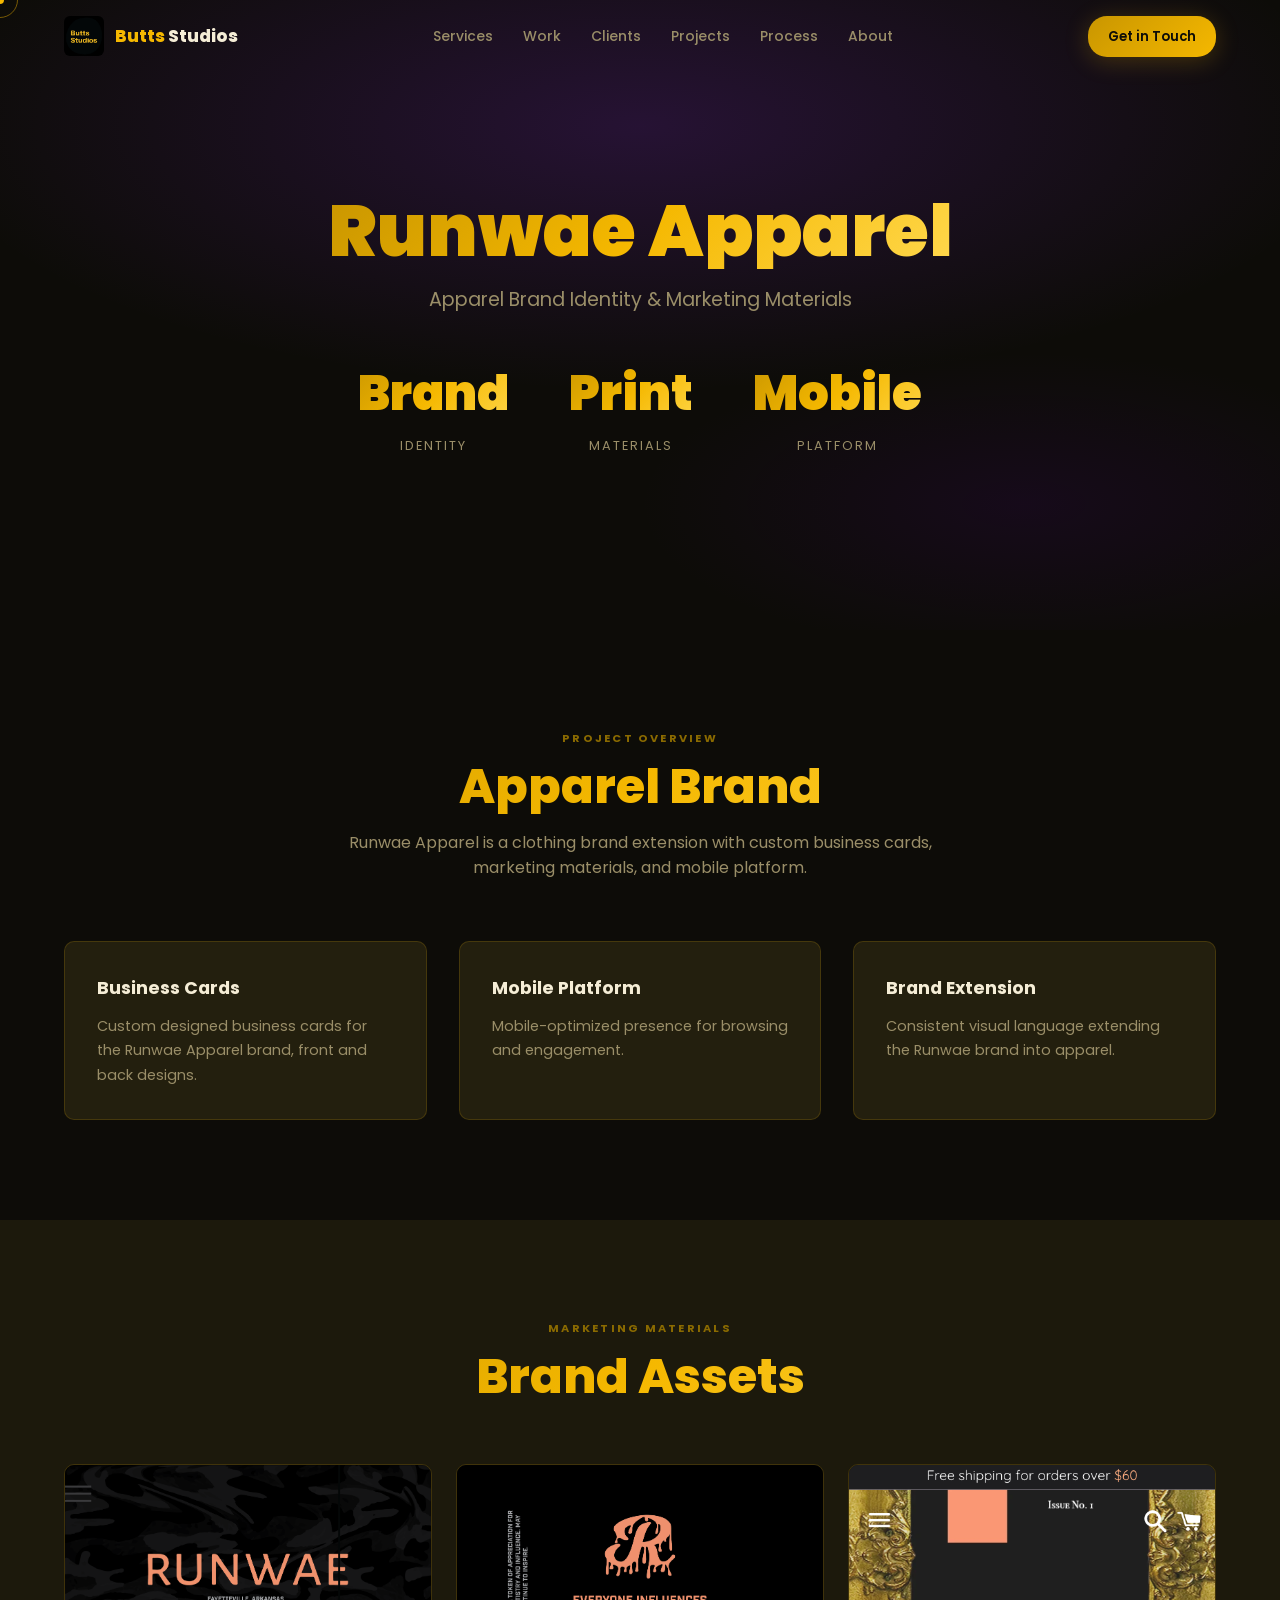
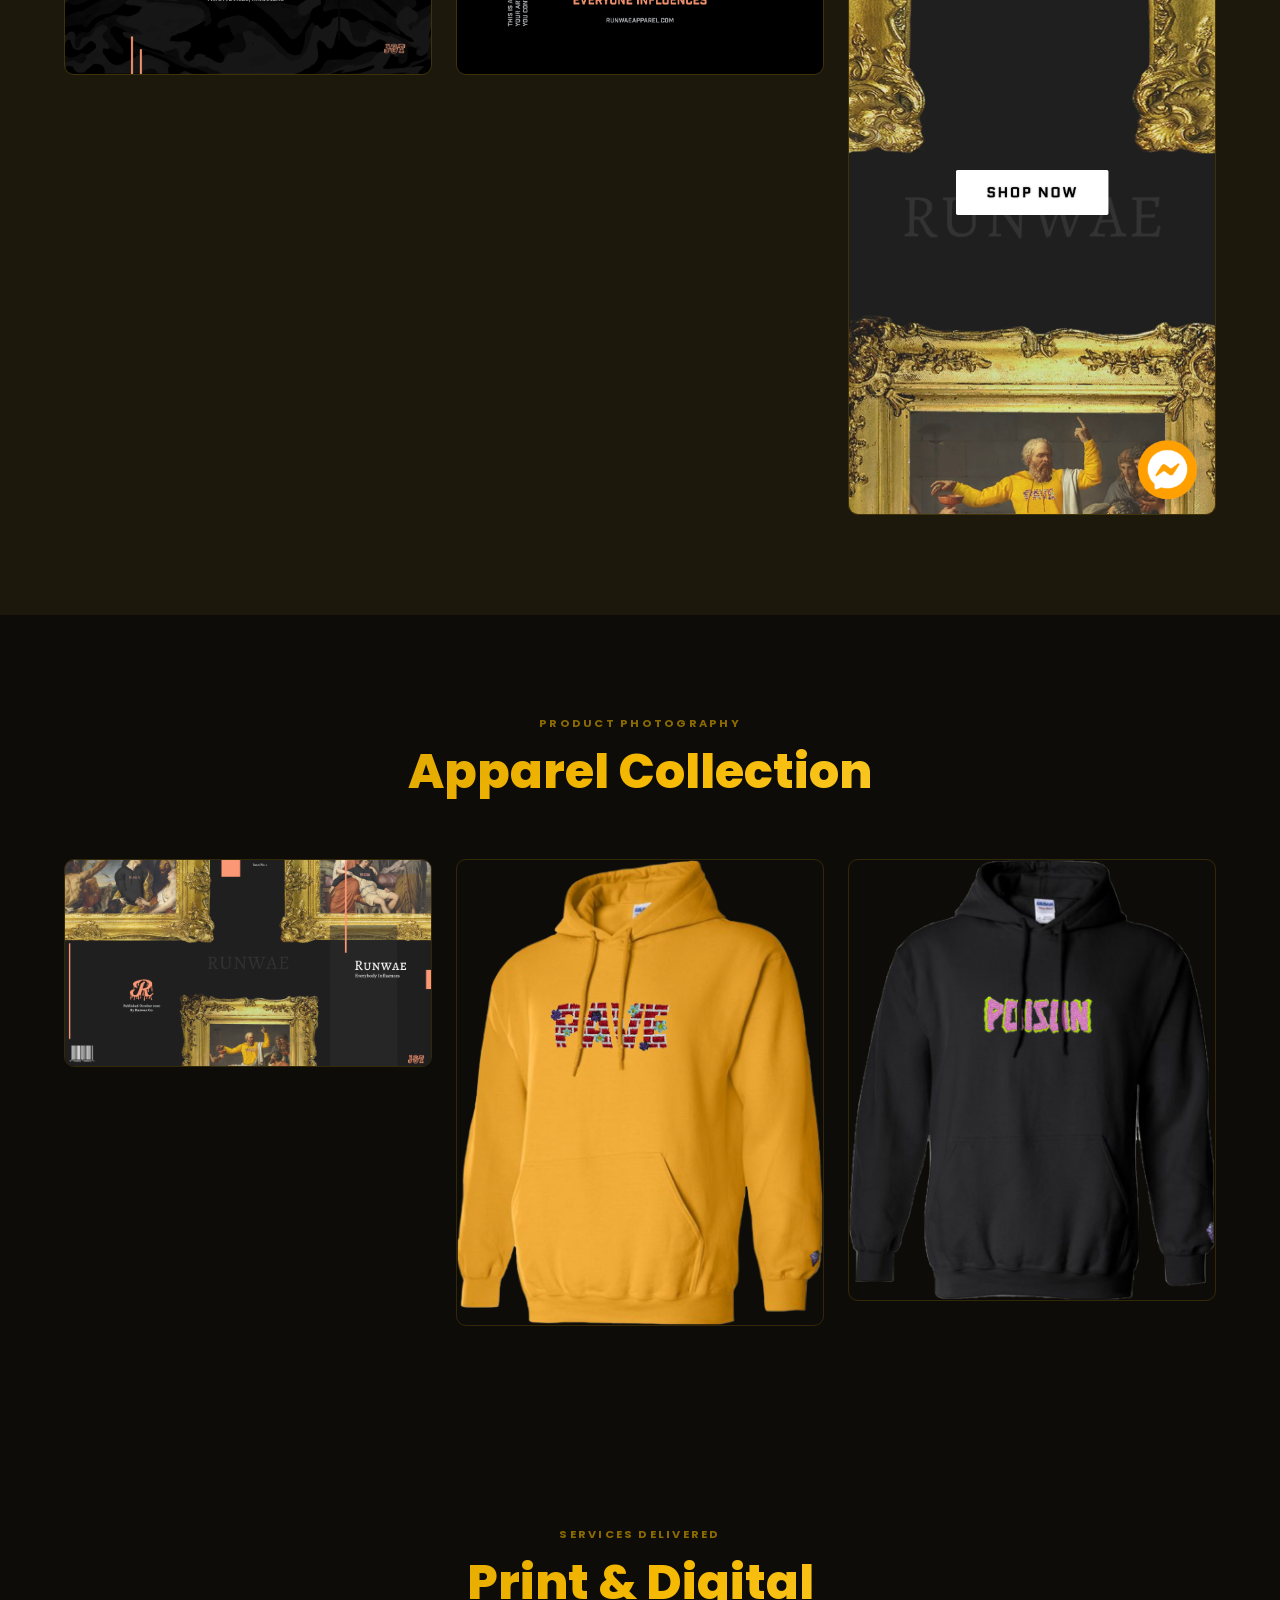
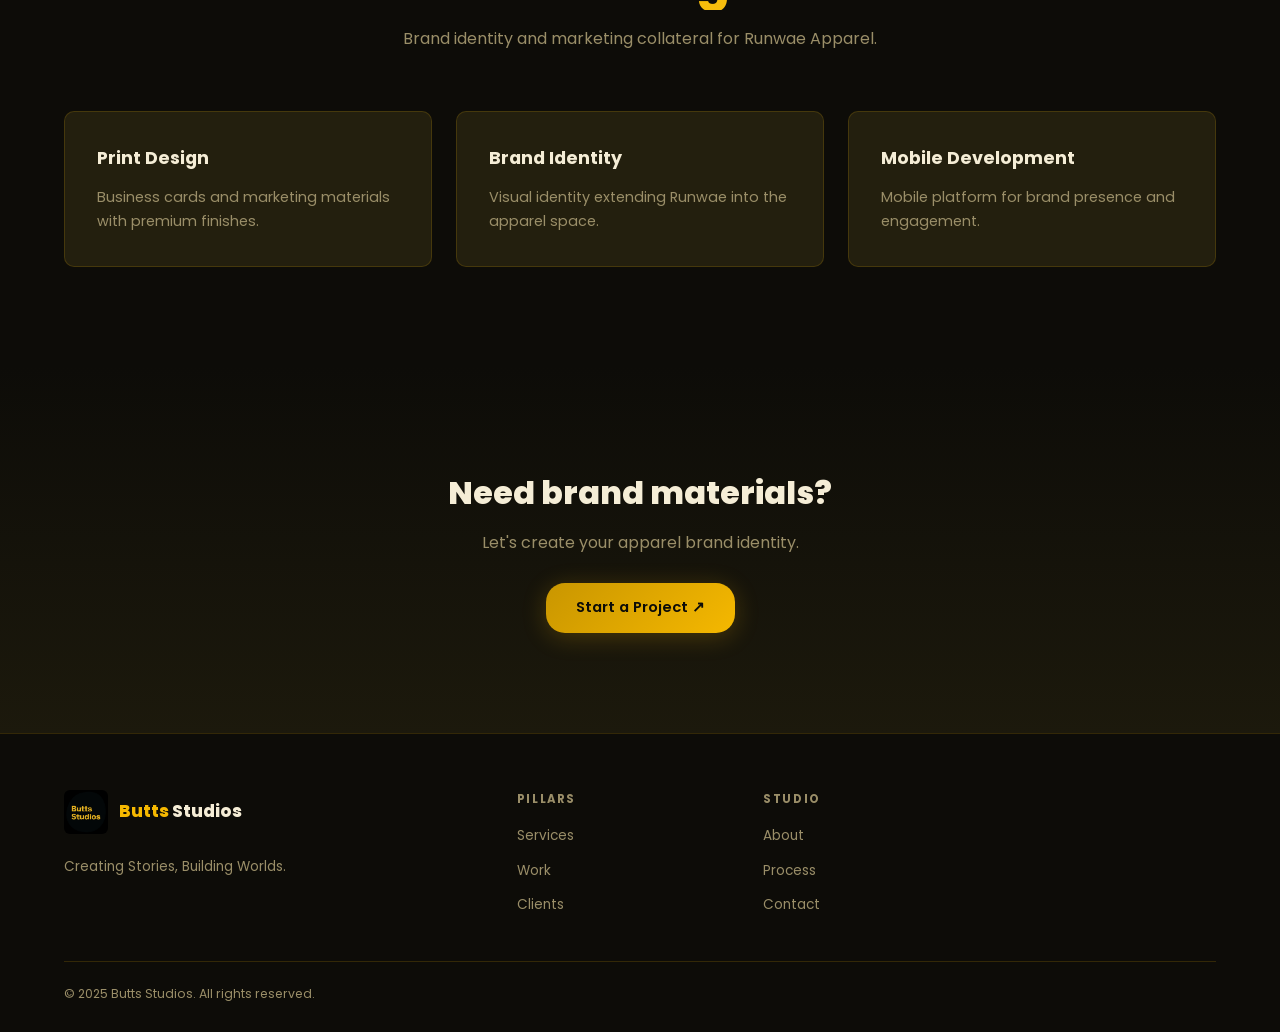
<file: clients/runwae-apparel/index.html>
<!DOCTYPE html>
<html lang="en">
<head>
  <meta charset="UTF-8" />
  <meta name="viewport" content="width=device-width, initial-scale=1.0" />
  <title>Runwae Apparel — Butts Studios</title>
  <meta name="description" content="Runwae Apparel brand identity and marketing materials. Business cards and mobile presence." />
  <link rel="canonical" href="https://buttsstudios.com/clients/runwae-apparel" />
  <meta property="og:type" content="website" />
  <meta property="og:url" content="https://buttsstudios.com/clients/runwae-apparel" />
  <meta property="og:title" content="Runwae Apparel — Butts Studios" />
  <meta property="og:description" content="Runwae Apparel brand identity and marketing materials. Business cards and mobile presence." />
  <meta property="og:image" content="https://buttsstudios.com/og-image.svg" />
  <meta property="og:image:width" content="1200" />
  <meta property="og:image:height" content="630" />
  <meta property="og:site_name" content="Butts Studios" />
  <meta name="twitter:card" content="summary_large_image" />
  <meta name="twitter:site" content="@buttsstudios" />
  <meta name="twitter:title" content="Runwae Apparel — Butts Studios" />
  <meta name="twitter:description" content="Runwae Apparel brand identity and marketing materials. Business cards and mobile presence." />
  <meta name="twitter:image" content="https://buttsstudios.com/og-image.svg" />
  <link rel="preconnect" href="https://fonts.googleapis.com" />
  <link rel="preconnect" href="https://fonts.gstatic.com" crossorigin />
  <link href="https://fonts.googleapis.com/css2?family=Poppins:ital,wght@0,300;0,400;0,500;0,600;0,700;0,800;0,900;1,300&display=swap" rel="stylesheet" />
  <link rel="stylesheet" href="../../css/style.css" />
  <style>
    .page-hero { min-height:70vh; display:flex; flex-direction:column; align-items:center; justify-content:center; text-align:center; padding:120px 24px 100px; position:relative; overflow:hidden; }
    .page-hero::before { content:''; position:absolute; inset:0; background:radial-gradient(ellipse 80% 60% at 50% 20%, rgba(138,43,226,.2) 0%, transparent 70%), radial-gradient(ellipse 50% 40% at 80% 80%, rgba(75,0,130,.15) 0%, transparent 60%); }
    .page-hero-content { position:relative; z-index:2; }
    .page-client-logo { height:60px; width:auto; margin-bottom:24px; filter:brightness(0) invert(1); }
    .page-title { font-size:clamp(2.5rem,6vw,4.5rem); font-weight:900; line-height:1.05; margin-bottom:16px; background:var(--grad); -webkit-background-clip:text; -webkit-text-fill-color:transparent; background-clip:text; }
    .page-tagline { font-size:1.2rem; color:var(--muted); margin-bottom:40px; }
    .hero-stats { display:flex; justify-content:center; gap:60px; flex-wrap:wrap; }
    .hero-stat { text-align:center; }
    .hero-stat-num { font-size:3rem; font-weight:900; background:var(--grad); -webkit-background-clip:text; -webkit-text-fill-color:transparent; background-clip:text; }
    .hero-stat-label { font-size:.8rem; color:var(--muted); text-transform:uppercase; letter-spacing:.15em; margin-top:4px; }

    .section { padding:100px 0; }
    .section-alt { background:var(--surface); }
    .section-dark { background:var(--bg2); }
    .section-header { text-align:center; margin-bottom:60px; }
    .section-eyebrow { font-size:.7rem; font-weight:700; letter-spacing:.2em; text-transform:uppercase; color:var(--gold-dim); margin-bottom:12px; display:block; }
    .section-title { font-size:clamp(1.8rem,4vw,2.8rem); font-weight:800; background:var(--grad); -webkit-background-clip:text; -webkit-text-fill-color:transparent; background-clip:text; }
    .section-sub { color:var(--muted); max-width:600px; margin:16px auto 0; }

    .showcase-img { width:100%; max-width:500px; border-radius:var(--radius); margin:0 auto 24px; border:1px solid var(--border); display:block; }
    .img-grid { display:grid; grid-template-columns:repeat(auto-fit,minmax(300px,1fr)); gap:24px; }
    .img-grid img { width:100%; border-radius:var(--radius); border:1px solid var(--border); }

    .features-grid { display:grid; grid-template-columns:repeat(auto-fit,minmax(300px,1fr)); gap:32px; }
    .feature-card { background:var(--surface2); border:1px solid var(--border); border-radius:var(--radius); padding:32px; }
    .feature-card h4 { font-size:1.1rem; font-weight:700; color:var(--text); margin-bottom:12px; }
    .feature-card p { font-size:.9rem; color:var(--muted); line-height:1.7; }

    .services-grid { display:grid; grid-template-columns:repeat(auto-fit,minmax(280px,1fr)); gap:24px; }
    .service-card { background:var(--surface2); border:1px solid var(--border); border-radius:var(--radius); padding:32px; }
    .service-card h4 { font-size:1.1rem; font-weight:700; color:var(--text); margin-bottom:12px; }
    .service-card p { font-size:.9rem; color:var(--muted); line-height:1.7; }

    .cta-section { text-align:center; padding:100px 24px; background:linear-gradient(180deg,var(--bg) 0%,var(--surface) 100%); }
  </style>
</head>
<body>
<div id="cursor-dot"></div>
<div id="cursor-ring"></div>

<!-- NAV -->
<nav id="nav">
  <div class="nav-inner">
    <a href="../../#hero" class="nav-logo">
      <img src="../../images/logo.png" alt="Butts Studios" class="nav-logo-img" />
      <span class="nav-logo-text"><span>Butts</span> Studios</span>
    </a>
    <ul class="nav-links">
      <li><a href="../../#services">Services</a></li>
      <li><a href="../../#portfolio">Work</a></li>
      <li><a href="../">Clients</a></li>
      <li><a href="../../#subsidiaries">Projects</a></li>
      <li><a href="../../#process">Process</a></li>
      <li><a href="../../#about">About</a></li>
    </ul>
    <div class="nav-cta">
      <a href="../../#contact" class="btn btn-primary" style="padding:10px 20px;font-size:.82rem;">Get in Touch</a>
    </div>
    <button class="burger" id="burger" aria-label="Menu"><span></span><span></span><span></span></button>
  </div>
</nav>
<div class="mobile-nav" id="mobileNav">
  <a href="../../#services" class="mobile-link">Services</a>
  <a href="../../#portfolio" class="mobile-link">Work</a>
  <a href="../" class="mobile-link">Clients</a>
  <a href="../../#subsidiaries" class="mobile-link">Projects</a>
  <a href="../../#process" class="mobile-link">Process</a>
  <a href="../../#about" class="mobile-link">About</a>
  <a href="../../#contact" class="mobile-link">Contact</a>
</div>

<!-- HERO -->
<section class="page-hero">
  <div class="page-hero-content">
    <h1 class="page-title">Runwae Apparel</h1>
    <p class="page-tagline">Apparel Brand Identity & Marketing Materials</p>
    <div class="hero-stats">
      <div class="hero-stat">
        <div class="hero-stat-num">Brand</div>
        <div class="hero-stat-label">Identity</div>
      </div>
      <div class="hero-stat">
        <div class="hero-stat-num">Print</div>
        <div class="hero-stat-label">Materials</div>
      </div>
      <div class="hero-stat">
        <div class="hero-stat-num">Mobile</div>
        <div class="hero-stat-label">Platform</div>
      </div>
    </div>
  </div>
</section>

<!-- PROJECT OVERVIEW -->
<section class="section">
  <div class="container">
    <div class="section-header">
      <span class="section-eyebrow">Project Overview</span>
      <h2 class="section-title">Apparel Brand</h2>
      <p class="section-sub">Runwae Apparel is a clothing brand extension with custom business cards, marketing materials, and mobile platform.</p>
    </div>
    <div class="features-grid">
      <div class="feature-card">
        <h4>Business Cards</h4>
        <p>Custom designed business cards for the Runwae Apparel brand, front and back designs.</p>
      </div>
      <div class="feature-card">
        <h4>Mobile Platform</h4>
        <p>Mobile-optimized presence for browsing and engagement.</p>
      </div>
      <div class="feature-card">
        <h4>Brand Extension</h4>
        <p>Consistent visual language extending the Runwae brand into apparel.</p>
      </div>
    </div>
  </div>
</section>

<!-- SHOWCASE -->
<section class="section section-alt">
  <div class="container">
    <div class="section-header">
      <span class="section-eyebrow">Marketing Materials</span>
      <h2 class="section-title">Brand Assets</h2>
    </div>
    <div class="img-grid">
      <img src="./runwaeapparelbusinesscardfront.png" alt="Runwae Apparel Business Card Front" />
      <img src="./runwaeapparelbusinesscardback.png" alt="Runwae Apparel Business Card Back" />
      <img src="./runwaeapparelmobile.png" alt="Runwae Apparel Mobile" />
    </div>
  </div>
</section>

<!-- PRODUCT SHOWCASE -->
<section class="section">
  <div class="container">
    <div class="section-header">
      <span class="section-eyebrow">Product Photography</span>
      <h2 class="section-title">Apparel Collection</h2>
    </div>
    <div class="img-grid">
      <img src="./magazinefinal.png" alt="Magazine Feature" />
      <img src="./pavemockup.png" alt="Pave Mockup" />
      <img src="./poisonmockup.png" alt="Poison Mockup" />
    </div>
  </div>
</section>

<!-- SERVICES -->
<section class="section">
  <div class="container">
    <div class="section-header">
      <span class="section-eyebrow">Services Delivered</span>
      <h2 class="section-title">Print & Digital</h2>
      <p class="section-sub">Brand identity and marketing collateral for Runwae Apparel.</p>
    </div>
    <div class="services-grid">
      <div class="service-card">
        <h4>Print Design</h4>
        <p>Business cards and marketing materials with premium finishes.</p>
      </div>
      <div class="service-card">
        <h4>Brand Identity</h4>
        <p>Visual identity extending Runwae into the apparel space.</p>
      </div>
      <div class="service-card">
        <h4>Mobile Development</h4>
        <p>Mobile platform for brand presence and engagement.</p>
      </div>
    </div>
  </div>
</section>

<!-- CTA -->
<section class="cta-section">
  <h2 style="font-size:2rem;font-weight:800;margin-bottom:12px;">Need brand materials?</h2>
  <p style="color:var(--muted);margin-bottom:28px;">Let's create your apparel brand identity.</p>
  <a href="../../#contact" class="btn btn-primary">Start a Project ↗</a>
</section>

<!-- FOOTER -->
<footer>
  <div class="container">
    <div class="footer-inner">
      <div class="footer-brand">
        <a href="../../#hero" class="nav-logo" style="display:inline-flex"><img src="../../images/logo.png" alt="Butts Studios" class="footer-logo-img" /><span class="nav-logo-text"><span>Butts</span> Studios</span></a>
        <p>Creating Stories, Building Worlds.</p>
      </div>
      <div class="footer-col"><h4>Pillars</h4><ul><li><a href="../../#services">Services</a></li><li><a href="../../#portfolio">Work</a></li><li><a href="../">Clients</a></li></ul></div>
      <div class="footer-col"><h4>Studio</h4><ul><li><a href="../../#about">About</a></li><li><a href="../../#process">Process</a></li><li><a href="../../#contact">Contact</a></li></ul></div>
    </div>
    <div class="footer-bottom">
      <p>© 2025 Butts Studios. All rights reserved.</p>
    </div>
  </div>
</footer>

<script src="../../js/main.js"></script>
</body>
</html>
</file>
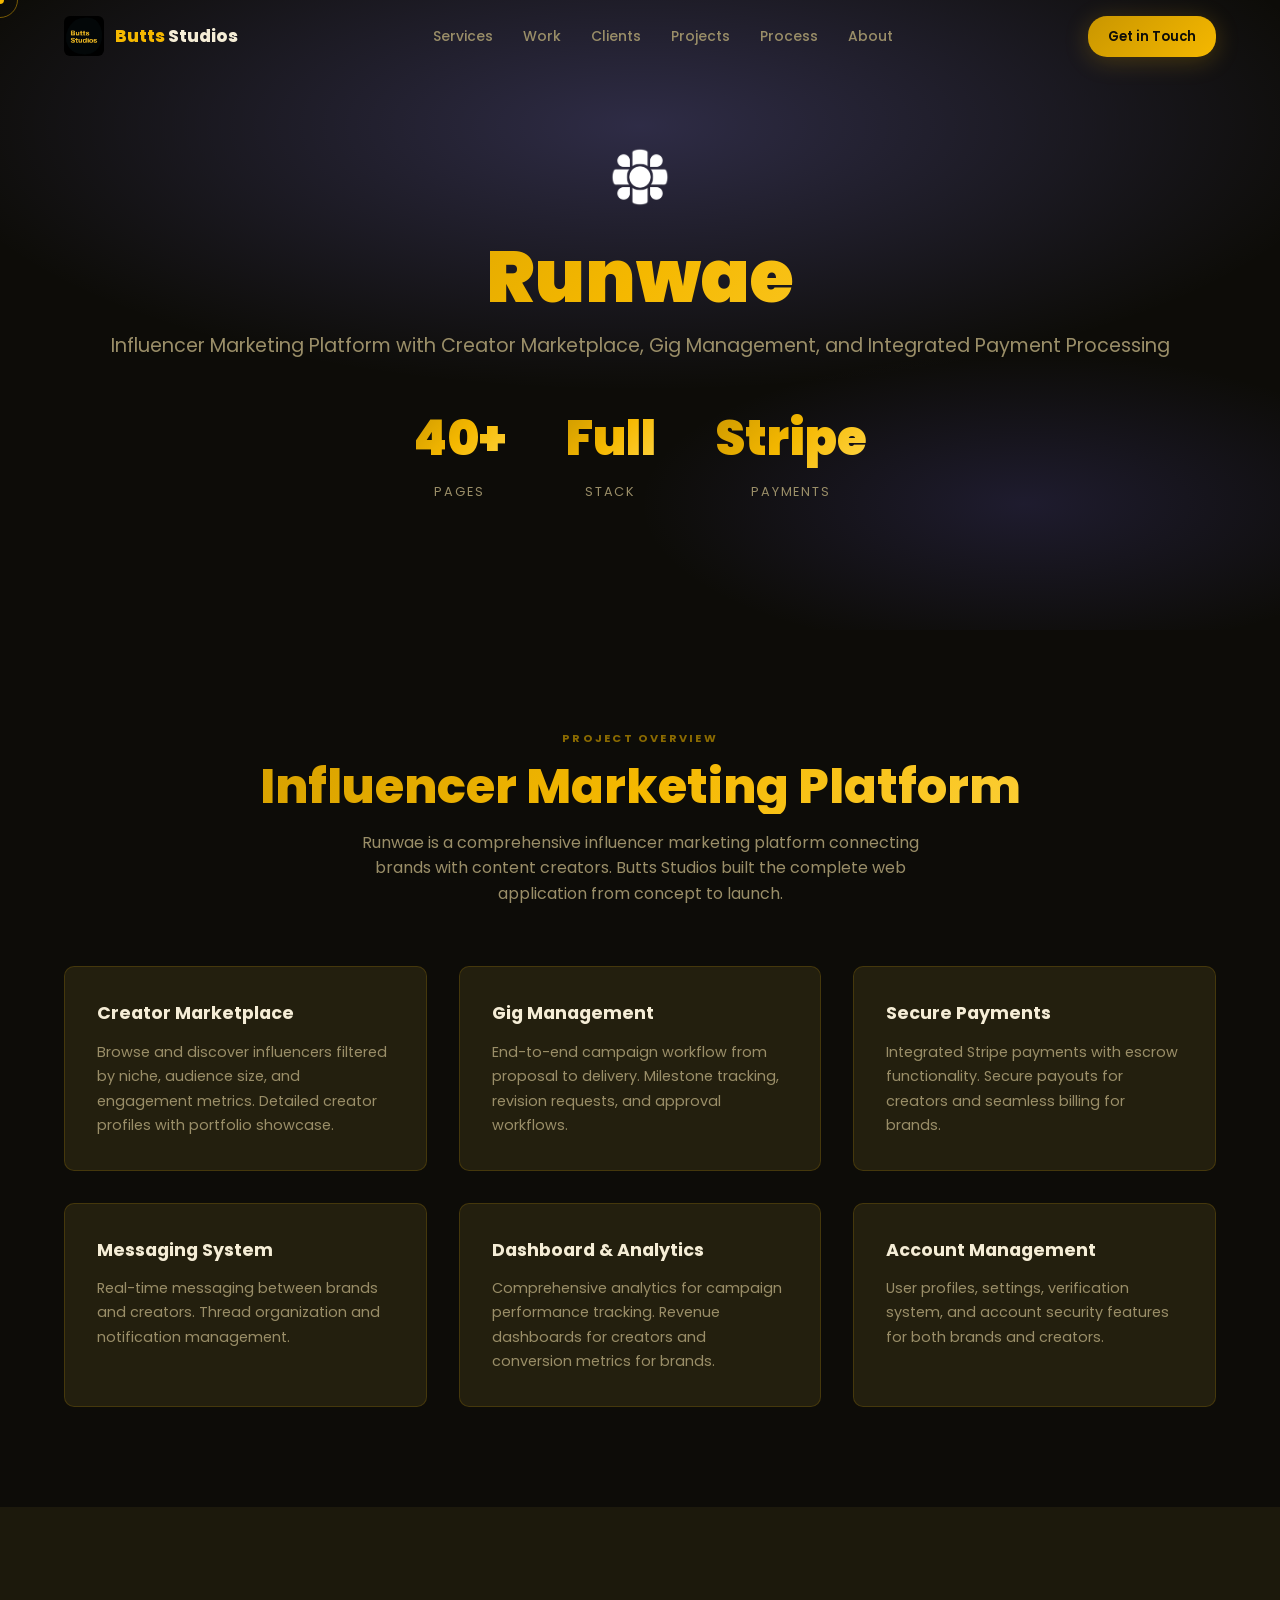
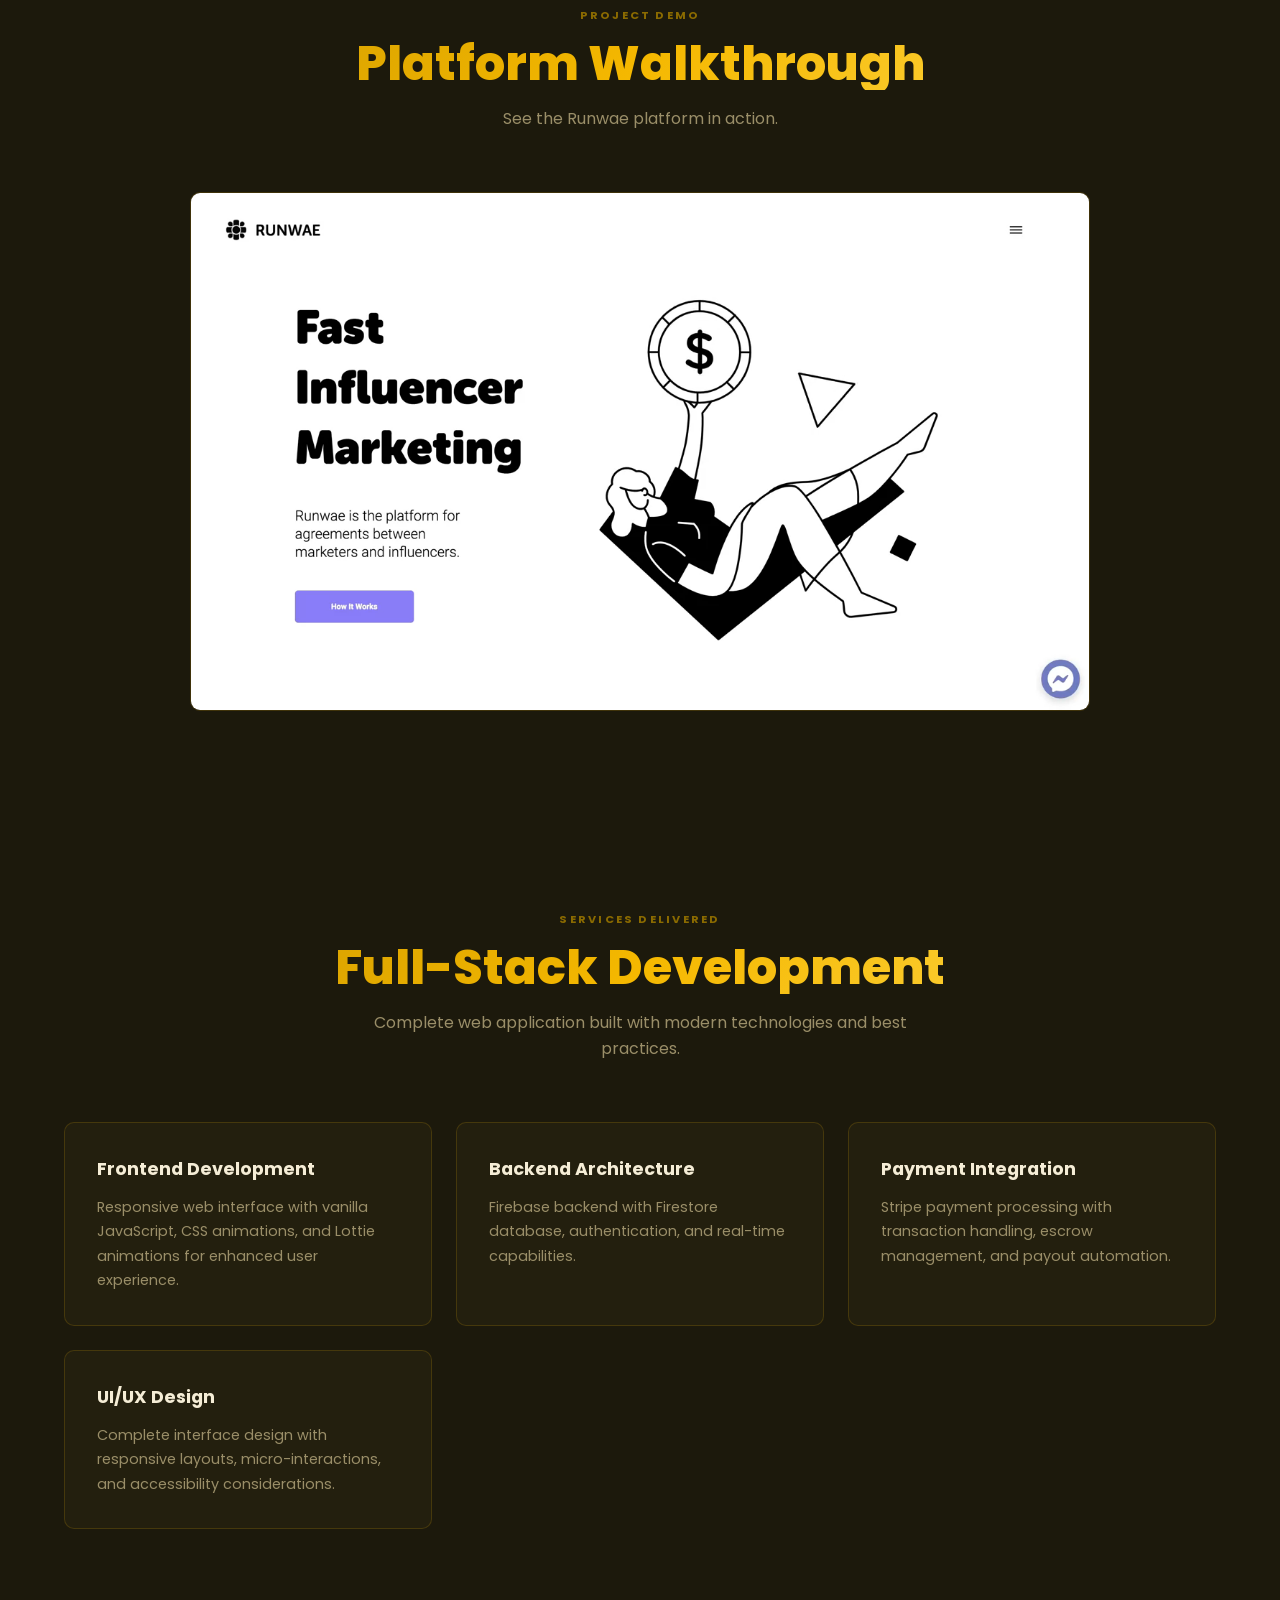
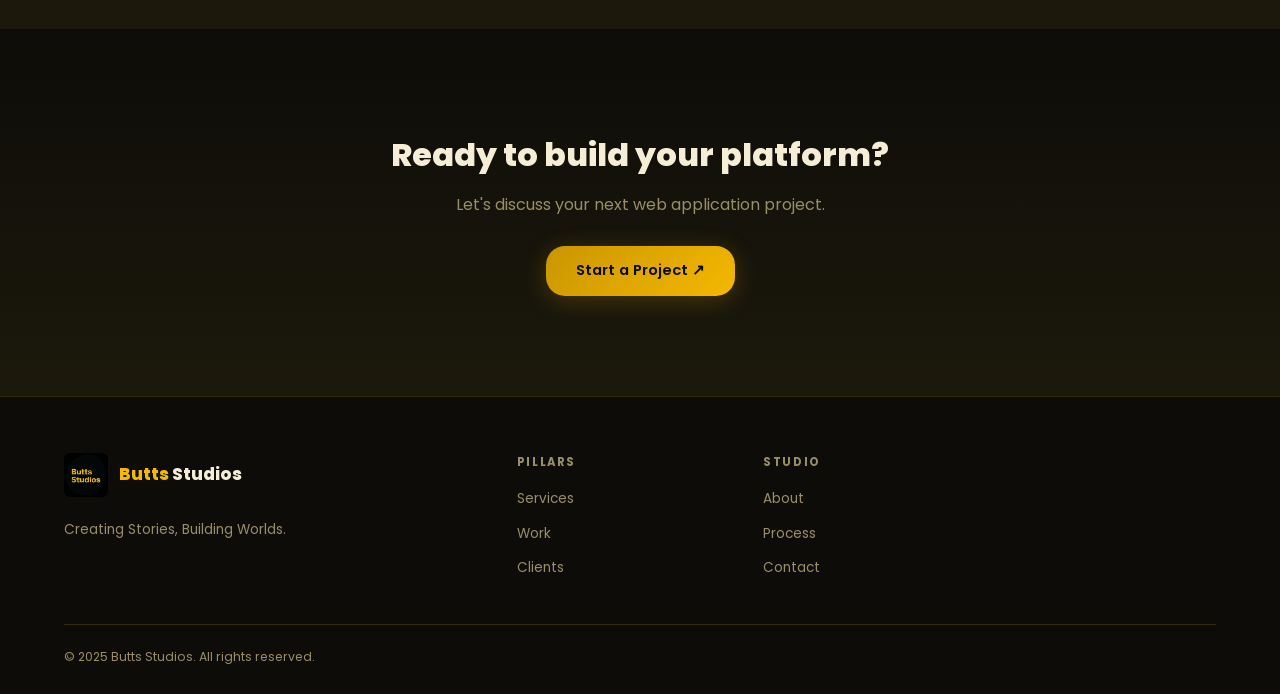
<file: clients/runwae/index.html>
<!DOCTYPE html>
<html lang="en">
<head>
  <meta charset="UTF-8" />
  <meta name="viewport" content="width=device-width, initial-scale=1.0" />
  <title>Runwae — Butts Studios</title>
  <meta name="description" content="Influencer marketing platform built for Butts Studios. Full-stack web application with creator marketplace, gig management, and payment processing." />
  <link rel="canonical" href="https://buttsstudios.com/clients/runwae" />
  <meta property="og:type" content="website" />
  <meta property="og:url" content="https://buttsstudios.com/clients/runwae" />
  <meta property="og:title" content="Runwae — Butts Studios" />
  <meta property="og:description" content="Influencer marketing platform built for Butts Studios. Full-stack web application with creator marketplace, gig management, and payment processing." />
  <meta property="og:image" content="https://buttsstudios.com/og-image.svg" />
  <meta property="og:image:width" content="1200" />
  <meta property="og:image:height" content="630" />
  <meta property="og:site_name" content="Butts Studios" />
  <meta name="twitter:card" content="summary_large_image" />
  <meta name="twitter:site" content="@buttsstudios" />
  <meta name="twitter:title" content="Runwae — Butts Studios" />
  <meta name="twitter:description" content="Influencer marketing platform built for Butts Studios. Full-stack web application with creator marketplace, gig management, and payment processing." />
  <meta name="twitter:image" content="https://buttsstudios.com/og-image.svg" />
  <link rel="preconnect" href="https://fonts.googleapis.com" />
  <link rel="preconnect" href="https://fonts.gstatic.com" crossorigin />
  <link href="https://fonts.googleapis.com/css2?family=Poppins:ital,wght@0,300;0,400;0,500;0,600;0,700;0,800;0,900;1,300&display=swap" rel="stylesheet" />
  <link rel="stylesheet" href="../../css/style.css" />
  <style>
    .page-hero { min-height:70vh; display:flex; flex-direction:column; align-items:center; justify-content:center; text-align:center; padding:120px 24px 100px; position:relative; overflow:hidden; }
    .page-hero::before { content:''; position:absolute; inset:0; background:radial-gradient(ellipse 80% 60% at 50% 20%, rgba(146,139,255,.25) 0%, transparent 70%), radial-gradient(ellipse 50% 40% at 80% 80%, rgba(100,90,200,.2) 0%, transparent 60%); }
    .page-hero-content { position:relative; z-index:2; }
    .page-client-logo { height:60px; width:auto; margin-bottom:24px; filter:brightness(0) invert(1); }
    .page-title { font-size:clamp(2.5rem,6vw,4.5rem); font-weight:900; line-height:1.05; margin-bottom:16px; background:var(--grad); -webkit-background-clip:text; -webkit-text-fill-color:transparent; background-clip:text; }
    .page-tagline { font-size:1.2rem; color:var(--muted); margin-bottom:40px; }
    .hero-stats { display:flex; justify-content:center; gap:60px; flex-wrap:wrap; }
    .hero-stat { text-align:center; }
    .hero-stat-num { font-size:3rem; font-weight:900; background:var(--grad); -webkit-background-clip:text; -webkit-text-fill-color:transparent; background-clip:text; }
    .hero-stat-label { font-size:.8rem; color:var(--muted); text-transform:uppercase; letter-spacing:.15em; margin-top:4px; }

    .section { padding:100px 0; }
    .section-alt { background:var(--surface); }
    .section-dark { background:var(--bg2); }
    .section-header { text-align:center; margin-bottom:60px; }
    .section-eyebrow { font-size:.7rem; font-weight:700; letter-spacing:.2em; text-transform:uppercase; color:var(--gold-dim); margin-bottom:12px; display:block; }
    .section-title { font-size:clamp(1.8rem,4vw,2.8rem); font-weight:800; background:var(--grad); -webkit-background-clip:text; -webkit-text-fill-color:transparent; background-clip:text; }
    .section-sub { color:var(--muted); max-width:600px; margin:16px auto 0; }

    .features-grid { display:grid; grid-template-columns:repeat(auto-fit,minmax(300px,1fr)); gap:32px; }
    .feature-card { background:var(--surface2); border:1px solid var(--border); border-radius:var(--radius); padding:32px; }
    .feature-card h4 { font-size:1.1rem; font-weight:700; color:var(--text); margin-bottom:12px; }
    .feature-card p { font-size:.9rem; color:var(--muted); line-height:1.7; }

    .services-grid { display:grid; grid-template-columns:repeat(auto-fit,minmax(280px,1fr)); gap:24px; }
    .service-card { background:var(--surface2); border:1px solid var(--border); border-radius:var(--radius); padding:32px; }
    .service-card h4 { font-size:1.1rem; font-weight:700; color:var(--text); margin-bottom:12px; }
    .service-card p { font-size:.9rem; color:var(--muted); line-height:1.7; }

    .cta-section { text-align:center; padding:100px 24px; background:linear-gradient(180deg,var(--bg) 0%,var(--surface) 100%); }
    .video-container { width:100%; max-width:900px; margin:0 auto; border-radius:var(--radius); overflow:hidden; border:1px solid var(--border); }
    .video-container video { width:100%; display:block; }
  </style>
</head>
<body>
<div id="cursor-dot"></div>
<div id="cursor-ring"></div>

<!-- NAV -->
<nav id="nav">
  <div class="nav-inner">
    <a href="../../#hero" class="nav-logo">
      <img src="../../images/logo.png" alt="Butts Studios" class="nav-logo-img" />
      <span class="nav-logo-text"><span>Butts</span> Studios</span>
    </a>
    <ul class="nav-links">
      <li><a href="../../#services">Services</a></li>
      <li><a href="../../#portfolio">Work</a></li>
      <li><a href="../">Clients</a></li>
      <li><a href="../../#subsidiaries">Projects</a></li>
      <li><a href="../../#process">Process</a></li>
      <li><a href="../../#about">About</a></li>
    </ul>
    <div class="nav-cta">
      <a href="../../#contact" class="btn btn-primary" style="padding:10px 20px;font-size:.82rem;">Get in Touch</a>
    </div>
    <button class="burger" id="burger" aria-label="Menu"><span></span><span></span><span></span></button>
  </div>
</nav>
<div class="mobile-nav" id="mobileNav">
  <a href="../../#services" class="mobile-link">Services</a>
  <a href="../../#portfolio" class="mobile-link">Work</a>
  <a href="../" class="mobile-link">Clients</a>
  <a href="../../#subsidiaries" class="mobile-link">Projects</a>
  <a href="../../#process" class="mobile-link">Process</a>
  <a href="../../#about" class="mobile-link">About</a>
  <a href="../../#contact" class="mobile-link">Contact</a>
</div>

<!-- HERO -->
<section class="page-hero">
  <div class="page-hero-content">
    <img src="./runwae-logo.png" alt="Runwae" class="page-client-logo" />
    <h1 class="page-title">Runwae</h1>
    <p class="page-tagline">Influencer Marketing Platform with Creator Marketplace, Gig Management, and Integrated Payment Processing</p>
    <div class="hero-stats">
      <div class="hero-stat">
        <div class="hero-stat-num">40+</div>
        <div class="hero-stat-label">Pages</div>
      </div>
      <div class="hero-stat">
        <div class="hero-stat-num">Full</div>
        <div class="hero-stat-label">Stack</div>
      </div>
      <div class="hero-stat">
        <div class="hero-stat-num">Stripe</div>
        <div class="hero-stat-label">Payments</div>
      </div>
    </div>
  </div>
</section>

<!-- PROJECT OVERVIEW -->
<section class="section">
  <div class="container">
    <div class="section-header">
      <span class="section-eyebrow">Project Overview</span>
      <h2 class="section-title">Influencer Marketing Platform</h2>
      <p class="section-sub">Runwae is a comprehensive influencer marketing platform connecting brands with content creators. Butts Studios built the complete web application from concept to launch.</p>
    </div>
    <div class="features-grid">
      <div class="feature-card">
        <h4>Creator Marketplace</h4>
        <p>Browse and discover influencers filtered by niche, audience size, and engagement metrics. Detailed creator profiles with portfolio showcase.</p>
      </div>
      <div class="feature-card">
        <h4>Gig Management</h4>
        <p>End-to-end campaign workflow from proposal to delivery. Milestone tracking, revision requests, and approval workflows.</p>
      </div>
      <div class="feature-card">
        <h4>Secure Payments</h4>
        <p>Integrated Stripe payments with escrow functionality. Secure payouts for creators and seamless billing for brands.</p>
      </div>
      <div class="feature-card">
        <h4>Messaging System</h4>
        <p>Real-time messaging between brands and creators. Thread organization and notification management.</p>
      </div>
      <div class="feature-card">
        <h4>Dashboard & Analytics</h4>
        <p>Comprehensive analytics for campaign performance tracking. Revenue dashboards for creators and conversion metrics for brands.</p>
      </div>
      <div class="feature-card">
        <h4>Account Management</h4>
        <p>User profiles, settings, verification system, and account security features for both brands and creators.</p>
      </div>
    </div>
  </div>
</section>

<!-- VIDEO SHOWCASE -->
<section class="section section-alt">
  <div class="container">
    <div class="section-header">
      <span class="section-eyebrow">Project Demo</span>
      <h2 class="section-title">Platform Walkthrough</h2>
      <p class="section-sub">See the Runwae platform in action.</p>
    </div>
    <div class="video-container">
      <video autoplay loop muted playsinline poster="./videos/RunwaeDesktop-poster-00001.jpg">
        <source src="./videos/RunwaeDesktop-transcode.mp4" type="video/mp4">
        <source src="./videos/RunwaeDesktop-transcode.webm" type="video/webm">
      </video>
    </div>
  </div>
</section>

<!-- SERVICES -->
<section class="section section-alt">
  <div class="container">
    <div class="section-header">
      <span class="section-eyebrow">Services Delivered</span>
      <h2 class="section-title">Full-Stack Development</h2>
      <p class="section-sub">Complete web application built with modern technologies and best practices.</p>
    </div>
    <div class="services-grid">
      <div class="service-card">
        <h4>Frontend Development</h4>
        <p>Responsive web interface with vanilla JavaScript, CSS animations, and Lottie animations for enhanced user experience.</p>
      </div>
      <div class="service-card">
        <h4>Backend Architecture</h4>
        <p>Firebase backend with Firestore database, authentication, and real-time capabilities.</p>
      </div>
      <div class="service-card">
        <h4>Payment Integration</h4>
        <p>Stripe payment processing with transaction handling, escrow management, and payout automation.</p>
      </div>
      <div class="service-card">
        <h4>UI/UX Design</h4>
        <p>Complete interface design with responsive layouts, micro-interactions, and accessibility considerations.</p>
      </div>
    </div>
  </div>
</section>

<!-- CTA -->
<section class="cta-section">
  <h2 style="font-size:2rem;font-weight:800;margin-bottom:12px;">Ready to build your platform?</h2>
  <p style="color:var(--muted);margin-bottom:28px;">Let's discuss your next web application project.</p>
  <a href="../../#contact" class="btn btn-primary">Start a Project ↗</a>
</section>

<!-- FOOTER -->
<footer>
  <div class="container">
    <div class="footer-inner">
      <div class="footer-brand">
        <a href="../../#hero" class="nav-logo" style="display:inline-flex"><img src="../../images/logo.png" alt="Butts Studios" class="footer-logo-img" /><span class="nav-logo-text"><span>Butts</span> Studios</span></a>
        <p>Creating Stories, Building Worlds.</p>
      </div>
      <div class="footer-col"><h4>Pillars</h4><ul><li><a href="../../#services">Services</a></li><li><a href="../../#portfolio">Work</a></li><li><a href="../">Clients</a></li></ul></div>
      <div class="footer-col"><h4>Studio</h4><ul><li><a href="../../#about">About</a></li><li><a href="../../#process">Process</a></li><li><a href="../../#contact">Contact</a></li></ul></div>
    </div>
    <div class="footer-bottom">
      <p>© 2025 Butts Studios. All rights reserved.</p>
    </div>
  </div>
</footer>

<script src="../../js/main.js"></script>
</body>
</html>
</file>
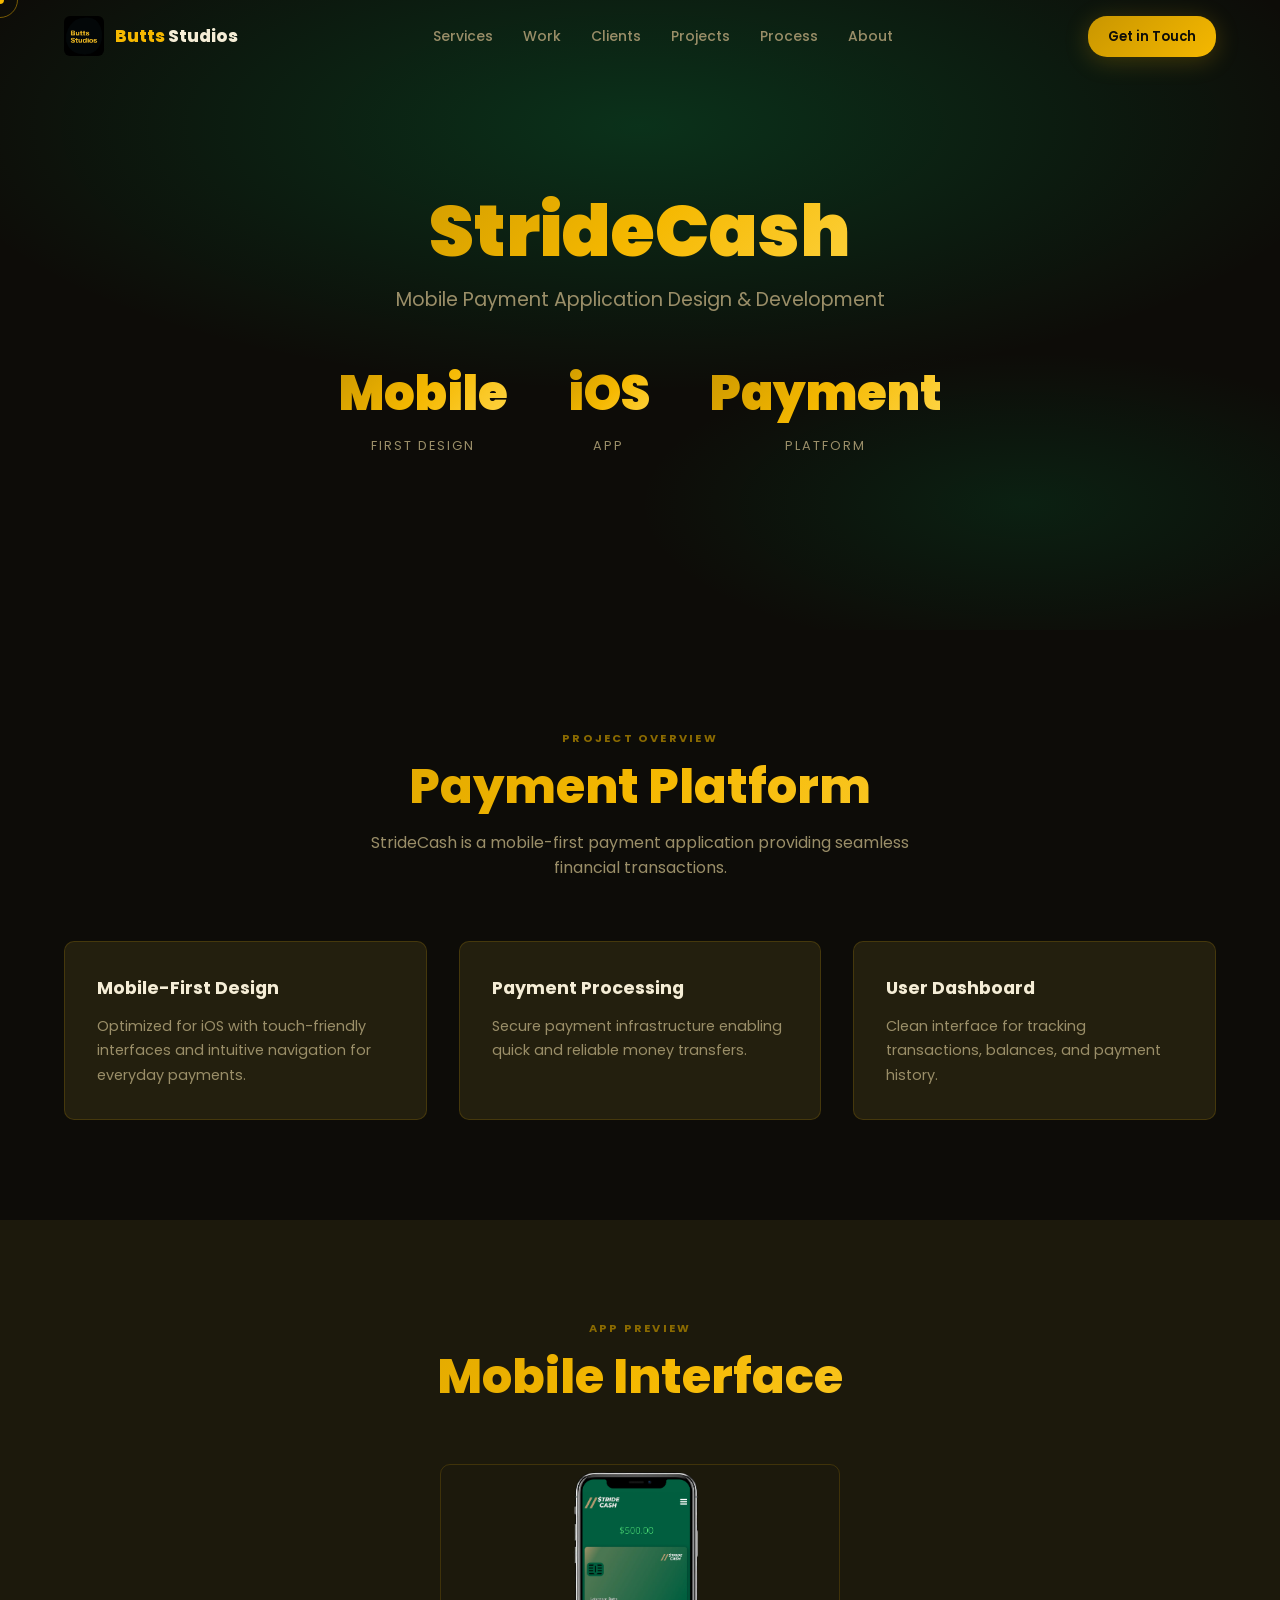
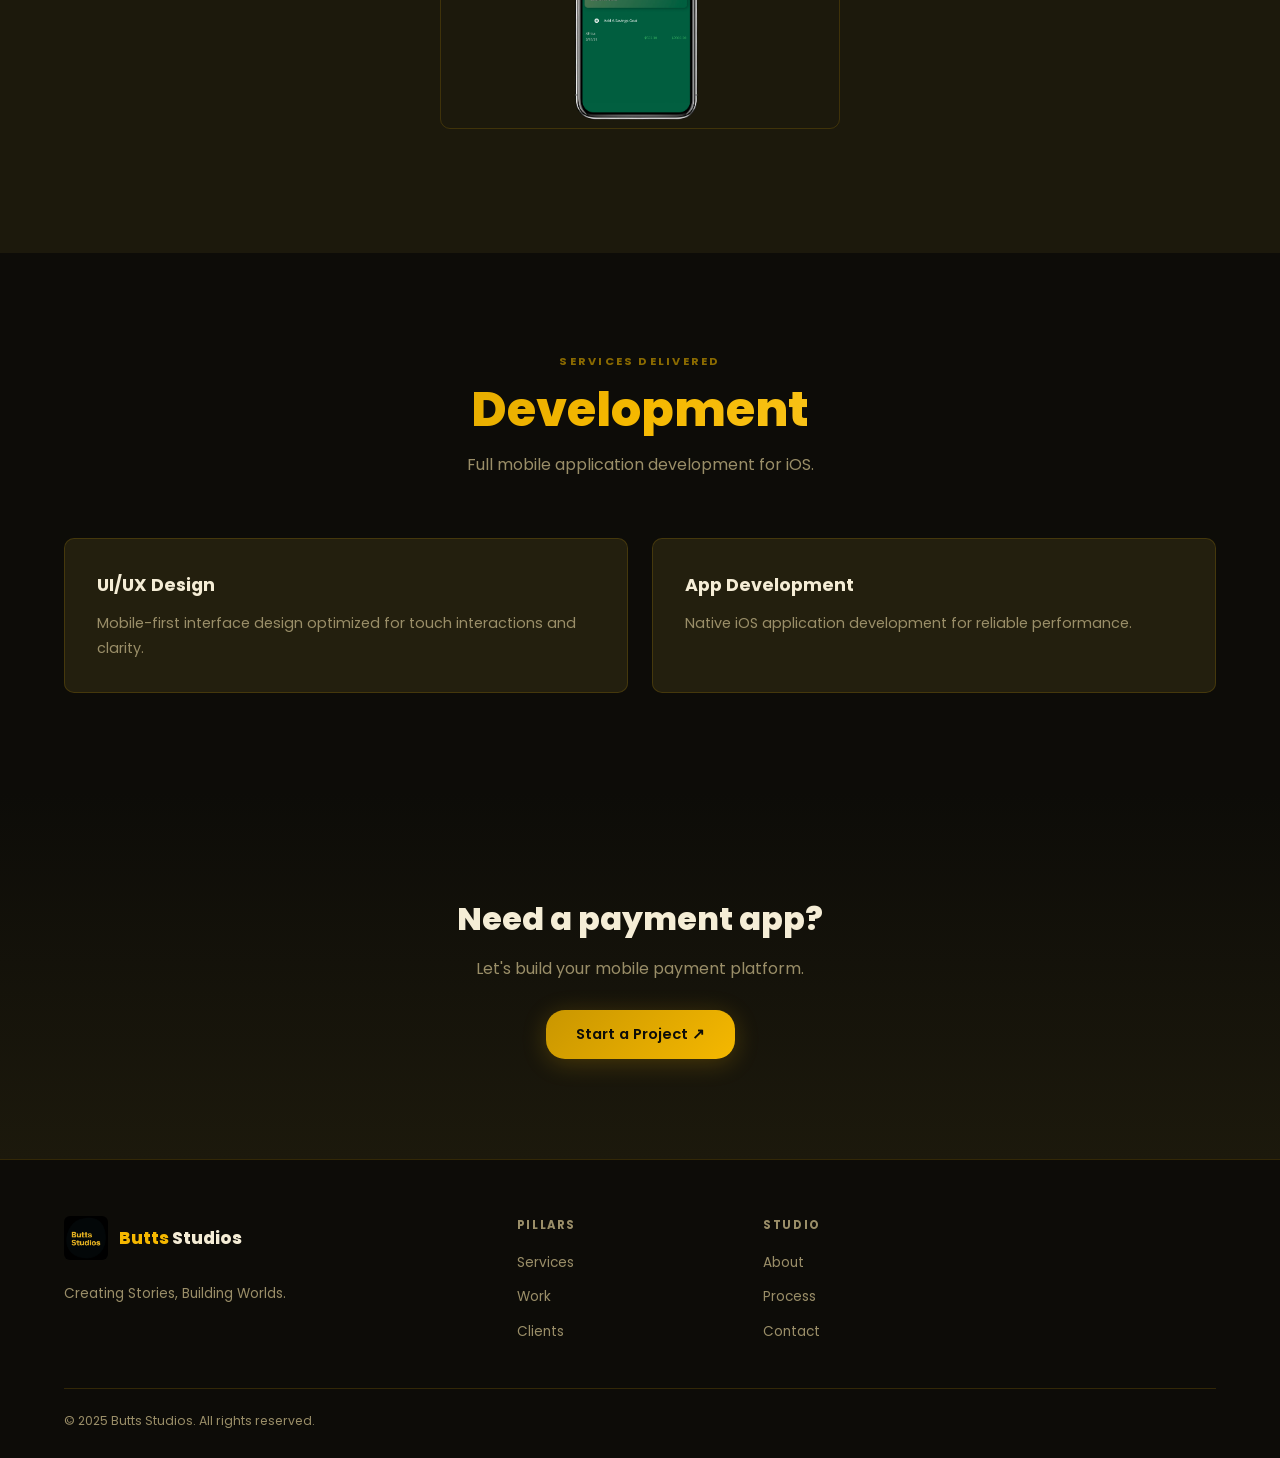
<file: clients/stridecash/index.html>
<!DOCTYPE html>
<html lang="en">
<head>
  <meta charset="UTF-8" />
  <meta name="viewport" content="width=device-width, initial-scale=1.0" />
  <title>StrideCash — Butts Studios</title>
  <meta name="description" content="StrideCash payment app development. Mobile-first financial application design and development." />
  <link rel="canonical" href="https://buttsstudios.com/clients/stridecash" />
  <meta property="og:type" content="website" />
  <meta property="og:url" content="https://buttsstudios.com/clients/stridecash" />
  <meta property="og:title" content="StrideCash — Butts Studios" />
  <meta property="og:description" content="StrideCash payment app development. Mobile-first financial application design and development." />
  <meta property="og:image" content="https://buttsstudios.com/og-image.svg" />
  <meta property="og:image:width" content="1200" />
  <meta property="og:image:height" content="630" />
  <meta property="og:site_name" content="Butts Studios" />
  <meta name="twitter:card" content="summary_large_image" />
  <meta name="twitter:site" content="@buttsstudios" />
  <meta name="twitter:title" content="StrideCash — Butts Studios" />
  <meta name="twitter:description" content="StrideCash payment app development. Mobile-first financial application design and development." />
  <meta name="twitter:image" content="https://buttsstudios.com/og-image.svg" />
  <link rel="preconnect" href="https://fonts.googleapis.com" />
  <link rel="preconnect" href="https://fonts.gstatic.com" crossorigin />
  <link href="https://fonts.googleapis.com/css2?family=Poppins:ital,wght@0,300;0,400;0,500;0,600;0,700;0,800;0,900;1,300&display=swap" rel="stylesheet" />
  <link rel="stylesheet" href="../../css/style.css" />
  <style>
    .page-hero { min-height:70vh; display:flex; flex-direction:column; align-items:center; justify-content:center; text-align:center; padding:120px 24px 100px; position:relative; overflow:hidden; }
    .page-hero::before { content:''; position:absolute; inset:0; background:radial-gradient(ellipse 80% 60% at 50% 20%, rgba(0,200,100,.2) 0%, transparent 70%), radial-gradient(ellipse 50% 40% at 80% 80%, rgba(0,150,75,.15) 0%, transparent 60%); }
    .page-hero-content { position:relative; z-index:2; }
    .page-client-logo { height:60px; width:auto; margin-bottom:24px; filter:brightness(0) invert(1); }
    .page-title { font-size:clamp(2.5rem,6vw,4.5rem); font-weight:900; line-height:1.05; margin-bottom:16px; background:var(--grad); -webkit-background-clip:text; -webkit-text-fill-color:transparent; background-clip:text; }
    .page-tagline { font-size:1.2rem; color:var(--muted); margin-bottom:40px; }
    .hero-stats { display:flex; justify-content:center; gap:60px; flex-wrap:wrap; }
    .hero-stat { text-align:center; }
    .hero-stat-num { font-size:3rem; font-weight:900; background:var(--grad); -webkit-background-clip:text; -webkit-text-fill-color:transparent; background-clip:text; }
    .hero-stat-label { font-size:.8rem; color:var(--muted); text-transform:uppercase; letter-spacing:.15em; margin-top:4px; }

    .section { padding:100px 0; }
    .section-alt { background:var(--surface); }
    .section-dark { background:var(--bg2); }
    .section-header { text-align:center; margin-bottom:60px; }
    .section-eyebrow { font-size:.7rem; font-weight:700; letter-spacing:.2em; text-transform:uppercase; color:var(--gold-dim); margin-bottom:12px; display:block; }
    .section-title { font-size:clamp(1.8rem,4vw,2.8rem); font-weight:800; background:var(--grad); -webkit-background-clip:text; -webkit-text-fill-color:transparent; background-clip:text; }
    .section-sub { color:var(--muted); max-width:600px; margin:16px auto 0; }

    .showcase-img { width:100%; max-width:400px; border-radius:var(--radius); margin:0 auto 24px; border:1px solid var(--border); display:block; }

    .features-grid { display:grid; grid-template-columns:repeat(auto-fit,minmax(300px,1fr)); gap:32px; }
    .feature-card { background:var(--surface2); border:1px solid var(--border); border-radius:var(--radius); padding:32px; }
    .feature-card h4 { font-size:1.1rem; font-weight:700; color:var(--text); margin-bottom:12px; }
    .feature-card p { font-size:.9rem; color:var(--muted); line-height:1.7; }

    .services-grid { display:grid; grid-template-columns:repeat(auto-fit,minmax(280px,1fr)); gap:24px; }
    .service-card { background:var(--surface2); border:1px solid var(--border); border-radius:var(--radius); padding:32px; }
    .service-card h4 { font-size:1.1rem; font-weight:700; color:var(--text); margin-bottom:12px; }
    .service-card p { font-size:.9rem; color:var(--muted); line-height:1.7; }

    .cta-section { text-align:center; padding:100px 24px; background:linear-gradient(180deg,var(--bg) 0%,var(--surface) 100%); }
  </style>
</head>
<body>
<div id="cursor-dot"></div>
<div id="cursor-ring"></div>

<!-- NAV -->
<nav id="nav">
  <div class="nav-inner">
    <a href="../../#hero" class="nav-logo">
      <img src="../../images/logo.png" alt="Butts Studios" class="nav-logo-img" />
      <span class="nav-logo-text"><span>Butts</span> Studios</span>
    </a>
    <ul class="nav-links">
      <li><a href="../../#services">Services</a></li>
      <li><a href="../../#portfolio">Work</a></li>
      <li><a href="../">Clients</a></li>
      <li><a href="../../#subsidiaries">Projects</a></li>
      <li><a href="../../#process">Process</a></li>
      <li><a href="../../#about">About</a></li>
    </ul>
    <div class="nav-cta">
      <a href="../../#contact" class="btn btn-primary" style="padding:10px 20px;font-size:.82rem;">Get in Touch</a>
    </div>
    <button class="burger" id="burger" aria-label="Menu"><span></span><span></span><span></span></button>
  </div>
</nav>
<div class="mobile-nav" id="mobileNav">
  <a href="../../#services" class="mobile-link">Services</a>
  <a href="../../#portfolio" class="mobile-link">Work</a>
  <a href="../" class="mobile-link">Clients</a>
  <a href="../../#subsidiaries" class="mobile-link">Projects</a>
  <a href="../../#process" class="mobile-link">Process</a>
  <a href="../../#about" class="mobile-link">About</a>
  <a href="../../#contact" class="mobile-link">Contact</a>
</div>

<!-- HERO -->
<section class="page-hero">
  <div class="page-hero-content">
    <h1 class="page-title">StrideCash</h1>
    <p class="page-tagline">Mobile Payment Application Design & Development</p>
    <div class="hero-stats">
      <div class="hero-stat">
        <div class="hero-stat-num">Mobile</div>
        <div class="hero-stat-label">First Design</div>
      </div>
      <div class="hero-stat">
        <div class="hero-stat-num">iOS</div>
        <div class="hero-stat-label">App</div>
      </div>
      <div class="hero-stat">
        <div class="hero-stat-num">Payment</div>
        <div class="hero-stat-label">Platform</div>
      </div>
    </div>
  </div>
</section>

<!-- PROJECT OVERVIEW -->
<section class="section">
  <div class="container">
    <div class="section-header">
      <span class="section-eyebrow">Project Overview</span>
      <h2 class="section-title">Payment Platform</h2>
      <p class="section-sub">StrideCash is a mobile-first payment application providing seamless financial transactions.</p>
    </div>
    <div class="features-grid">
      <div class="feature-card">
        <h4>Mobile-First Design</h4>
        <p>Optimized for iOS with touch-friendly interfaces and intuitive navigation for everyday payments.</p>
      </div>
      <div class="feature-card">
        <h4>Payment Processing</h4>
        <p>Secure payment infrastructure enabling quick and reliable money transfers.</p>
      </div>
      <div class="feature-card">
        <h4>User Dashboard</h4>
        <p>Clean interface for tracking transactions, balances, and payment history.</p>
      </div>
    </div>
  </div>
</section>

<!-- SHOWCASE -->
<section class="section section-alt">
  <div class="container">
    <div class="section-header">
      <span class="section-eyebrow">App Preview</span>
      <h2 class="section-title">Mobile Interface</h2>
    </div>
    <img src="./stridecashhomeiphone.png" alt="StrideCash Home Screen" class="showcase-img" />
  </div>
</section>

<!-- SERVICES -->
<section class="section">
  <div class="container">
    <div class="section-header">
      <span class="section-eyebrow">Services Delivered</span>
      <h2 class="section-title">Development</h2>
      <p class="section-sub">Full mobile application development for iOS.</p>
    </div>
    <div class="services-grid">
      <div class="service-card">
        <h4>UI/UX Design</h4>
        <p>Mobile-first interface design optimized for touch interactions and clarity.</p>
      </div>
      <div class="service-card">
        <h4>App Development</h4>
        <p>Native iOS application development for reliable performance.</p>
      </div>
    </div>
  </div>
</section>

<!-- CTA -->
<section class="cta-section">
  <h2 style="font-size:2rem;font-weight:800;margin-bottom:12px;">Need a payment app?</h2>
  <p style="color:var(--muted);margin-bottom:28px;">Let's build your mobile payment platform.</p>
  <a href="../../#contact" class="btn btn-primary">Start a Project ↗</a>
</section>

<!-- FOOTER -->
<footer>
  <div class="container">
    <div class="footer-inner">
      <div class="footer-brand">
        <a href="../../#hero" class="nav-logo" style="display:inline-flex"><img src="../../images/logo.png" alt="Butts Studios" class="footer-logo-img" /><span class="nav-logo-text"><span>Butts</span> Studios</span></a>
        <p>Creating Stories, Building Worlds.</p>
      </div>
      <div class="footer-col"><h4>Pillars</h4><ul><li><a href="../../#services">Services</a></li><li><a href="../../#portfolio">Work</a></li><li><a href="../">Clients</a></li></ul></div>
      <div class="footer-col"><h4>Studio</h4><ul><li><a href="../../#about">About</a></li><li><a href="../../#process">Process</a></li><li><a href="../../#contact">Contact</a></li></ul></div>
    </div>
    <div class="footer-bottom">
      <p>© 2025 Butts Studios. All rights reserved.</p>
    </div>
  </div>
</footer>

<script src="../../js/main.js"></script>
</body>
</html>
</file>
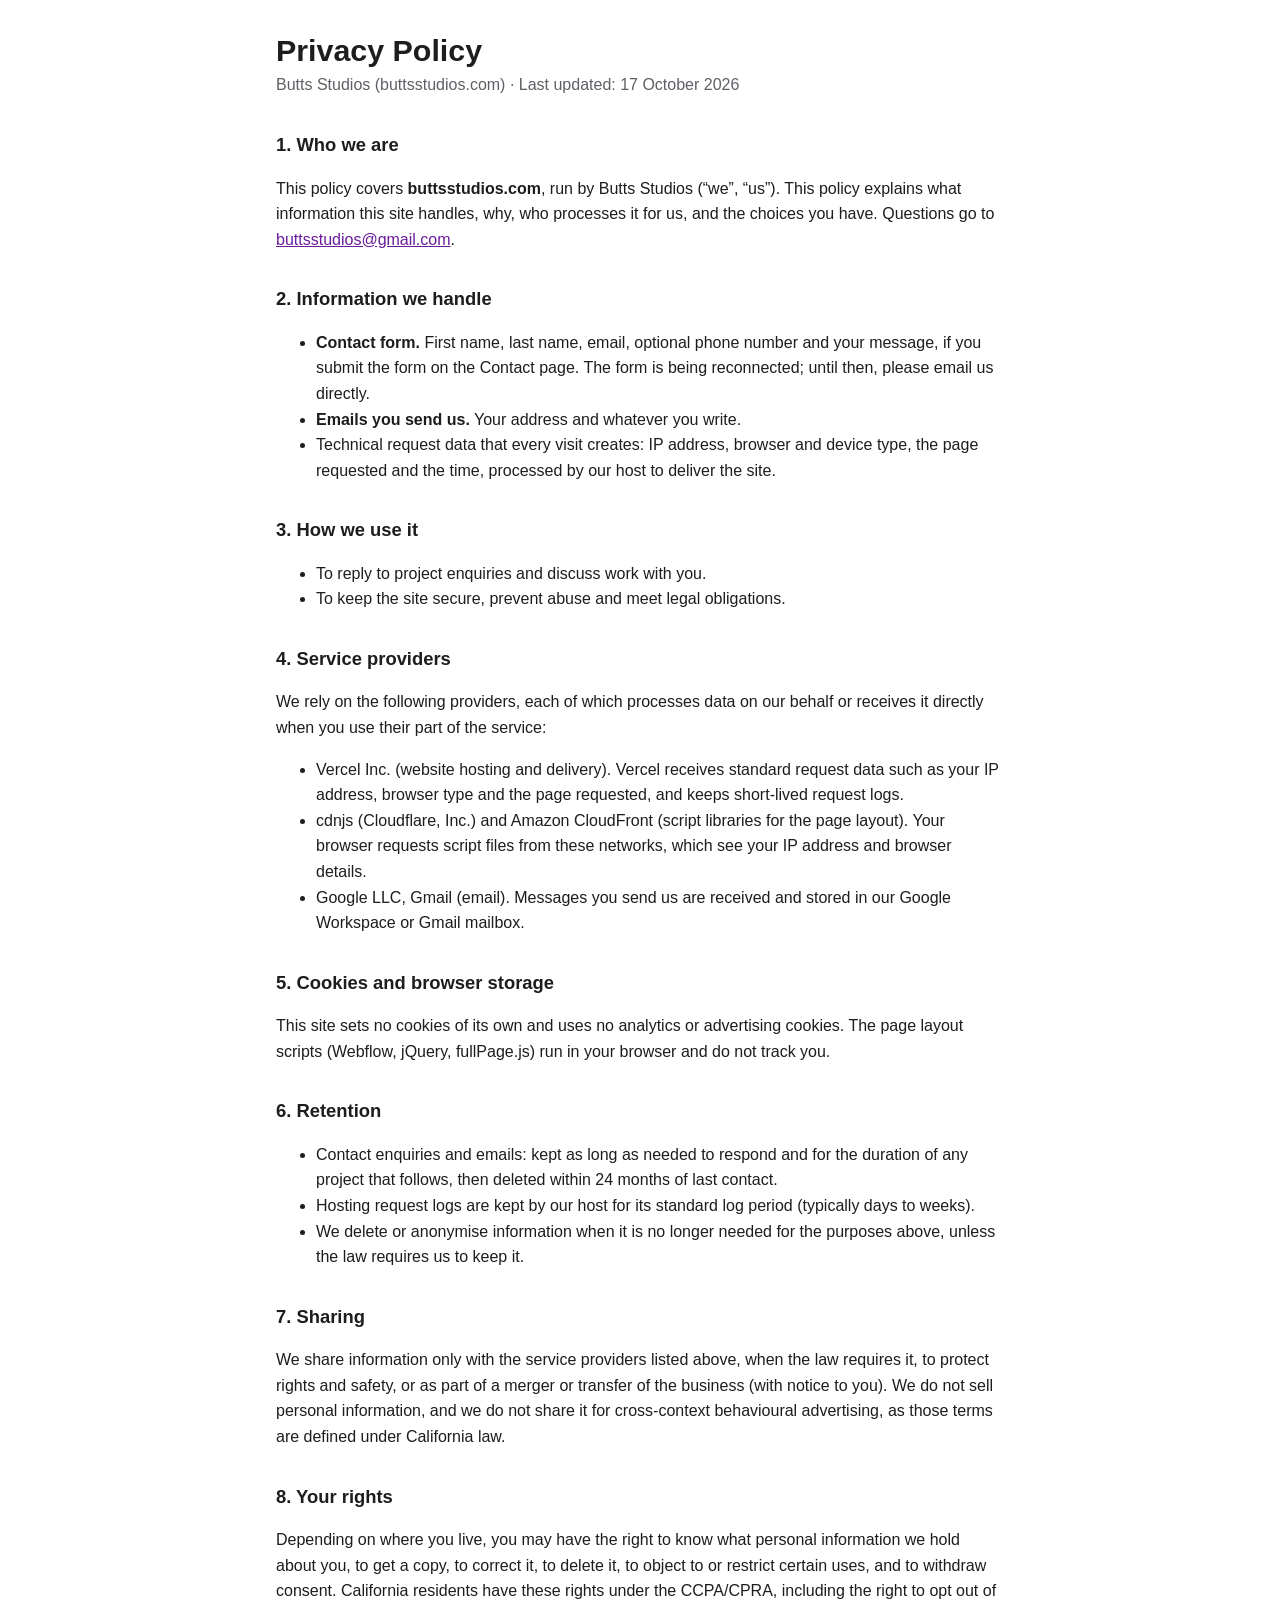
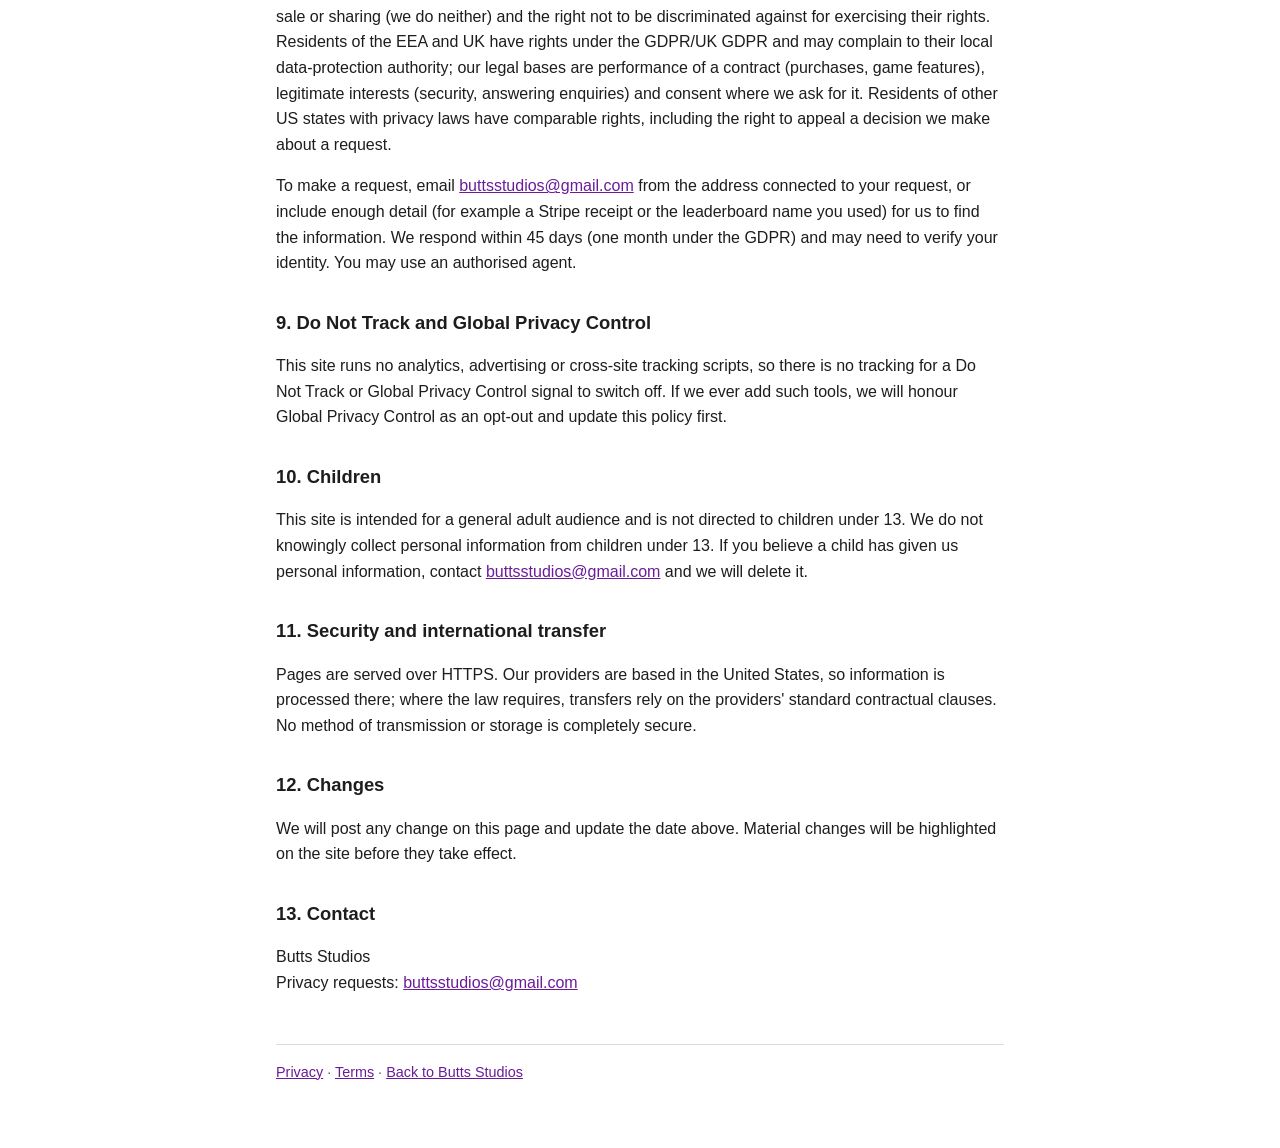
<file: privacy.html>
<!doctype html>
<html lang="en">
<head>
<meta charset="utf-8">
<meta name="viewport" content="width=device-width, initial-scale=1">
<title>Privacy Policy | Butts Studios</title>
<style>
:root{--bg:#ffffff;--fg:#1d1d1f;--muted:#5f5f66;--line:#d9d9de;--note:#fff6d6;--noteline:#e6cf7a;--link:#6a1b9a}
@media (prefers-color-scheme: dark){:root{--bg:#121214;--fg:#ececf0;--muted:#a3a3ad;--line:#33333a;--note:#2e2a17;--noteline:#6b5d24;--link:#ce93d8}}
*{box-sizing:border-box}
body{margin:0;background:var(--bg);color:var(--fg);font:16px/1.6 -apple-system,BlinkMacSystemFont,"Segoe UI",Roboto,Helvetica,Arial,sans-serif}
main{max-width:760px;margin:0 auto;padding:32px 16px 64px}
h1{font-size:1.9rem;line-height:1.2;margin:0 0 4px}
h2{font-size:1.15rem;margin:32px 0 8px}
p,li{color:var(--fg)}
.meta{color:var(--muted);margin:0 0 20px}
.draft{background:var(--note);border:1px solid var(--noteline);border-radius:8px;padding:12px 14px;margin:0 0 24px;font-size:.95rem}
a{color:var(--link)}
footer{margin-top:48px;padding-top:16px;border-top:1px solid var(--line);color:var(--muted);font-size:.9rem}
table{border-collapse:collapse;width:100%;font-size:.95rem}
td,th{border:1px solid var(--line);padding:6px 8px;text-align:left;vertical-align:top}
</style>
</head>
<body>
<main>
<h1>Privacy Policy</h1>
<p class="meta">Butts Studios (buttsstudios.com) &middot; Last updated: 17 October 2026</p>
<h2>1. Who we are</h2>
<p>This policy covers <strong>buttsstudios.com</strong>, run by Butts Studios (&ldquo;we&rdquo;, &ldquo;us&rdquo;). This policy explains what information this site handles, why, who processes it for us, and the choices you have. Questions go to <a href="mailto:buttsstudios@gmail.com">buttsstudios@gmail.com</a>.</p>
<h2>2. Information we handle</h2>
<ul>
<li><strong>Contact form.</strong> First name, last name, email, optional phone number and your message, if you submit the form on the Contact page. The form is being reconnected; until then, please email us directly.</li>
<li><strong>Emails you send us.</strong> Your address and whatever you write.</li>
<li>Technical request data that every visit creates: IP address, browser and device type, the page requested and the time, processed by our host to deliver the site.</li>
</ul>
<h2>3. How we use it</h2>
<ul>
<li>To reply to project enquiries and discuss work with you.</li>
<li>To keep the site secure, prevent abuse and meet legal obligations.</li>
</ul>
<h2>4. Service providers</h2>
<p>We rely on the following providers, each of which processes data on our behalf or receives it directly when you use their part of the service:</p>
<ul>
<li>Vercel Inc. (website hosting and delivery). Vercel receives standard request data such as your IP address, browser type and the page requested, and keeps short-lived request logs.</li>
<li>cdnjs (Cloudflare, Inc.) and Amazon CloudFront (script libraries for the page layout). Your browser requests script files from these networks, which see your IP address and browser details.</li>
<li>Google LLC, Gmail (email). Messages you send us are received and stored in our Google Workspace or Gmail mailbox.</li>
</ul>
<h2>5. Cookies and browser storage</h2>
<p>This site sets no cookies of its own and uses no analytics or advertising cookies. The page layout scripts (Webflow, jQuery, fullPage.js) run in your browser and do not track you.</p>
<h2>6. Retention</h2>
<ul>
<li>Contact enquiries and emails: kept as long as needed to respond and for the duration of any project that follows, then deleted within 24 months of last contact.</li>
<li>Hosting request logs are kept by our host for its standard log period (typically days to weeks).</li>
<li>We delete or anonymise information when it is no longer needed for the purposes above, unless the law requires us to keep it.</li>
</ul>
<h2>7. Sharing</h2>
<p>We share information only with the service providers listed above, when the law requires it, to protect rights and safety, or as part of a merger or transfer of the business (with notice to you). We do not sell personal information, and we do not share it for cross-context behavioural advertising, as those terms are defined under California law.</p>
<h2>8. Your rights</h2>
<p>Depending on where you live, you may have the right to know what personal information we hold about you, to get a copy, to correct it, to delete it, to object to or restrict certain uses, and to withdraw consent. California residents have these rights under the CCPA/CPRA, including the right to opt out of sale or sharing (we do neither) and the right not to be discriminated against for exercising their rights. Residents of the EEA and UK have rights under the GDPR/UK GDPR and may complain to their local data-protection authority; our legal bases are performance of a contract (purchases, game features), legitimate interests (security, answering enquiries) and consent where we ask for it. Residents of other US states with privacy laws have comparable rights, including the right to appeal a decision we make about a request.</p>
<p>To make a request, email <a href="mailto:buttsstudios@gmail.com">buttsstudios@gmail.com</a> from the address connected to your request, or include enough detail (for example a Stripe receipt or the leaderboard name you used) for us to find the information. We respond within 45 days (one month under the GDPR) and may need to verify your identity. You may use an authorised agent.</p>
<h2>9. Do Not Track and Global Privacy Control</h2>
<p>This site runs no analytics, advertising or cross-site tracking scripts, so there is no tracking for a Do Not Track or Global Privacy Control signal to switch off. If we ever add such tools, we will honour Global Privacy Control as an opt-out and update this policy first.</p>
<h2>10. Children</h2>
<p>This site is intended for a general adult audience and is not directed to children under 13. We do not knowingly collect personal information from children under 13. If you believe a child has given us personal information, contact <a href="mailto:buttsstudios@gmail.com">buttsstudios@gmail.com</a> and we will delete it.</p>
<h2>11. Security and international transfer</h2>
<p>Pages are served over HTTPS. Our providers are based in the United States, so information is processed there; where the law requires, transfers rely on the providers' standard contractual clauses. No method of transmission or storage is completely secure.</p>
<h2>12. Changes</h2>
<p>We will post any change on this page and update the date above. Material changes will be highlighted on the site before they take effect.</p>
<h2>13. Contact</h2>
<p>Butts Studios<br>Privacy requests: <a href="mailto:buttsstudios@gmail.com">buttsstudios@gmail.com</a></p>
<footer><a href="/privacy">Privacy</a> &middot; <a href="/terms">Terms</a> &middot; <a href="https://buttsstudios.com/">Back to Butts Studios</a></footer>
</main>
</body>
</html>
</file>
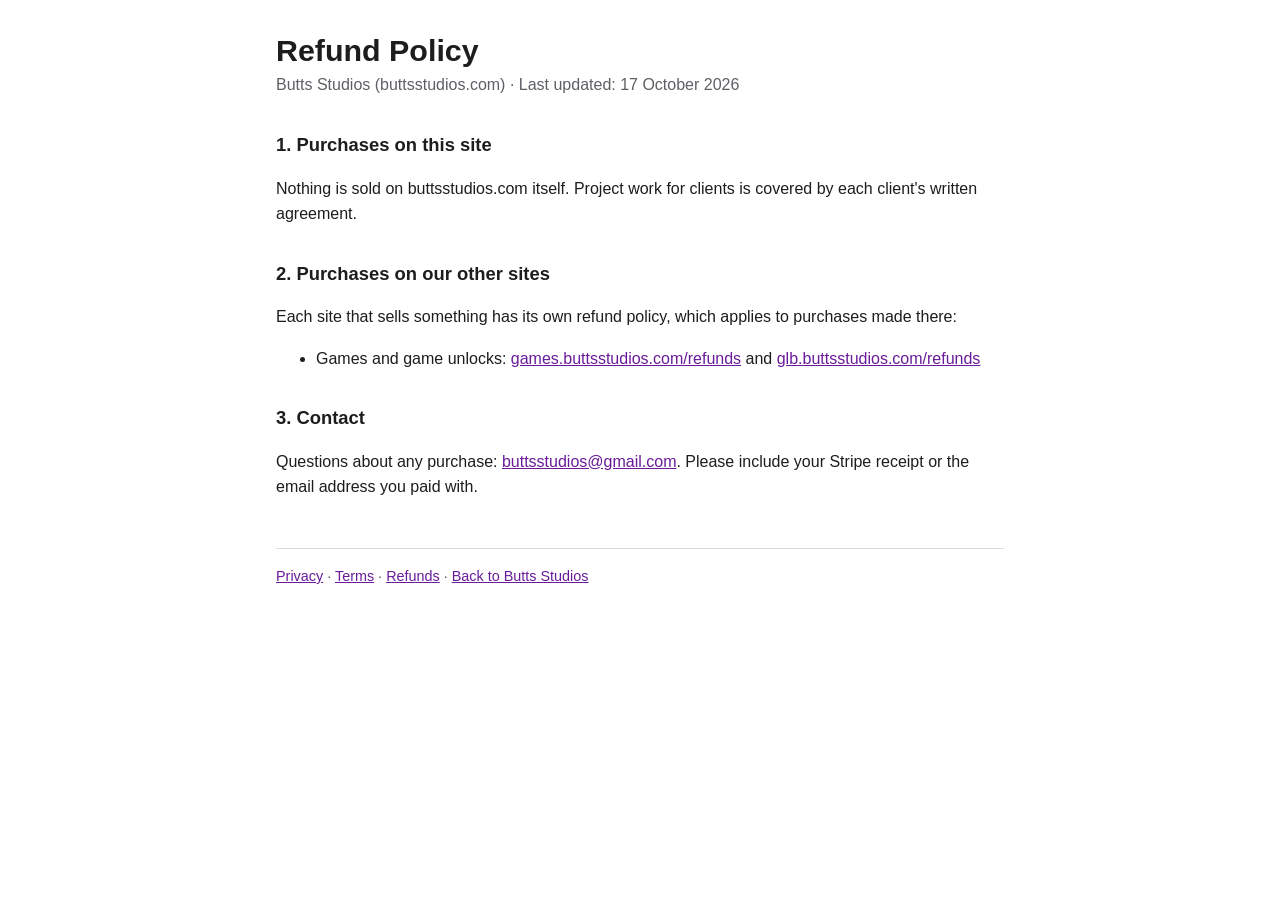
<file: refunds.html>
<!doctype html>
<html lang="en">
<head>
<meta charset="utf-8">
<meta name="viewport" content="width=device-width, initial-scale=1">
<title>Refund Policy | Butts Studios</title>
<style>
:root{--bg:#ffffff;--fg:#1d1d1f;--muted:#5f5f66;--line:#d9d9de;--note:#fff6d6;--noteline:#e6cf7a;--link:#6a1b9a}
@media (prefers-color-scheme: dark){:root{--bg:#121214;--fg:#ececf0;--muted:#a3a3ad;--line:#33333a;--note:#2e2a17;--noteline:#6b5d24;--link:#ce93d8}}
*{box-sizing:border-box}
body{margin:0;background:var(--bg);color:var(--fg);font:16px/1.6 -apple-system,BlinkMacSystemFont,"Segoe UI",Roboto,Helvetica,Arial,sans-serif}
main{max-width:760px;margin:0 auto;padding:32px 16px 64px}
h1{font-size:1.9rem;line-height:1.2;margin:0 0 4px}
h2{font-size:1.15rem;margin:32px 0 8px}
p,li{color:var(--fg)}
.meta{color:var(--muted);margin:0 0 20px}
.draft{background:var(--note);border:1px solid var(--noteline);border-radius:8px;padding:12px 14px;margin:0 0 24px;font-size:.95rem}
a{color:var(--link)}
footer{margin-top:48px;padding-top:16px;border-top:1px solid var(--line);color:var(--muted);font-size:.9rem}
table{border-collapse:collapse;width:100%;font-size:.95rem}
td,th{border:1px solid var(--line);padding:6px 8px;text-align:left;vertical-align:top}
</style>
</head>
<body>
<main>
<h1>Refund Policy</h1>
<p class="meta">Butts Studios (buttsstudios.com) &middot; Last updated: 17 October 2026</p>
<h2>1. Purchases on this site</h2>
<p>Nothing is sold on buttsstudios.com itself. Project work for clients is covered by each client's written agreement.</p>
<h2>2. Purchases on our other sites</h2>
<p>Each site that sells something has its own refund policy, which applies to purchases made there:</p>
<ul>
<li>Games and game unlocks: <a href="https://games.buttsstudios.com/refunds">games.buttsstudios.com/refunds</a> and <a href="https://glb.buttsstudios.com/refunds">glb.buttsstudios.com/refunds</a></li>
</ul>
<h2>3. Contact</h2>
<p>Questions about any purchase: <a href="mailto:buttsstudios@gmail.com">buttsstudios@gmail.com</a>. Please include your Stripe receipt or the email address you paid with.</p>
<footer><a href="/privacy">Privacy</a> &middot; <a href="/terms">Terms</a> &middot; <a href="/refunds">Refunds</a> &middot; <a href="https://buttsstudios.com/">Back to Butts Studios</a></footer>
</main>
</body>
</html>
</file>
<file: css/style.css>
*, *::before, *::after { box-sizing: border-box; margin: 0; padding: 0; }
:root {
  --gold:         #F5B800;
  --gold-light:   #FFD84D;
  --gold-dark:    #C99600;
  --gold-dim:     #8A6A00;
  --warm-black:   #0D0C08;
  --bg:           #0D0C08;
  --bg2:          #131108;
  --bg3:          #17150A;
  --surface:      #1C190C;
  --surface2:     #231F0E;
  --text:         #F5EDD6;
  --muted:        #9A8E68;
  --border:       rgba(245,184,0,.16);
  --grad:         linear-gradient(135deg, #C99600, #F5B800, #FFD84D);
  --grad-flat:    linear-gradient(135deg, #C99600, #F5B800);
  --anim-c:  #F5B800;
  --film-c:  #E8730A;
  --brand-c: #D4A017;
  --game-c:  #A8C832;
  --radius:  10px;
  --font:    'Poppins', sans-serif;
  --nav-h:   72px;
}

html { scroll-behavior: smooth; }
body { font-family:var(--font); background:var(--bg); color:var(--text); overflow-x:hidden; line-height:1.6; cursor:none; }
::selection { background:var(--gold); color:var(--warm-black); }
::-webkit-scrollbar { width:5px; }
::-webkit-scrollbar-track { background:var(--bg); }
::-webkit-scrollbar-thumb { background:var(--grad-flat); border-radius:3px; }

/* CURSOR */
#cursor-dot { width:8px; height:8px; border-radius:50%; background:var(--gold); position:fixed; pointer-events:none; z-index:99999; transform:translate(-50%,-50%); }
#cursor-ring { width:36px; height:36px; border-radius:50%; border:1.5px solid rgba(245,184,0,.45); position:fixed; pointer-events:none; z-index:99998; transform:translate(-50%,-50%); transition:width .25s,height .25s,border-color .25s; }
body:has(a:hover) #cursor-ring, body:has(button:hover) #cursor-ring { width:54px; height:54px; border-color:var(--gold); }

/* UTILITY */
.container { max-width:1200px; margin:0 auto; padding:0 24px; }
.section { padding:108px 0; }
.section-label { font-size:.7rem; font-weight:700; letter-spacing:.2em; text-transform:uppercase; color:var(--gold-dim); display:block; margin-bottom:10px; }
h2.section-title { font-size:clamp(2rem,4vw,3rem); font-weight:800; line-height:1.12; background:var(--grad); -webkit-background-clip:text; -webkit-text-fill-color:transparent; background-clip:text; }
.section-sub { margin-top:14px; color:var(--muted); font-size:1rem; max-width:540px; }
.btn { display:inline-flex; align-items:center; gap:8px; padding:13px 30px; border-radius:19px; font-family:var(--font); font-weight:600; font-size:.92rem; cursor:none; text-decoration:none; transition:all .3s; border:none; }
.btn-primary { background:var(--grad-flat); color:var(--warm-black); box-shadow:0 4px 24px rgba(245,184,0,.22); }
.btn-primary:hover { transform:translateY(-2px); box-shadow:0 8px 32px rgba(245,184,0,.38); }
.btn-outline { background:transparent; color:var(--text); border:1.5px solid rgba(245,184,0,.3); }
.btn-outline:hover { border-color:var(--gold); background:rgba(245,184,0,.07); color:var(--gold-light); }

/* NAV */
#nav { position:fixed; top:0; left:0; right:0; z-index:900; height:var(--nav-h); display:flex; align-items:center; transition:background .4s,box-shadow .4s; }
#nav.scrolled { background:rgba(13,12,8,.92); backdrop-filter:blur(22px); box-shadow:0 1px 0 var(--border); }
.nav-inner { width:100%; max-width:1200px; margin:0 auto; padding:0 24px; display:flex; align-items:center; justify-content:space-between; }
.nav-logo { display:flex; align-items:center; gap:11px; text-decoration:none; }
.nav-logo-img { width:40px; height:40px; border-radius:6px; object-fit:cover; display:block; }
.nav-logo-text { font-weight:800; font-size:1.05rem; color:var(--text); }
.nav-logo-text span { color:var(--gold); }
.nav-links { display:flex; align-items:center; gap:30px; list-style:none; }
.nav-links a { text-decoration:none; color:var(--muted); font-size:.87rem; font-weight:500; transition:color .2s; }
.nav-links a:hover { color:var(--gold-light); }
.nav-cta { display:flex; align-items:center; gap:10px; }
.burger { display:none; flex-direction:column; gap:5px; cursor:none; background:none; border:none; padding:6px; }
.burger span { display:block; width:22px; height:2px; background:var(--text); border-radius:2px; transition:all .3s; }
.mobile-nav { display:none; position:fixed; top:var(--nav-h); left:0; right:0; bottom:0; background:rgba(13,12,8,.97); z-index:899; flex-direction:column; align-items:center; justify-content:center; gap:28px; }
.mobile-nav.open { display:flex; }
.mobile-nav a { color:var(--text); font-size:1.5rem; font-weight:700; text-decoration:none; transition:color .2s; }
.mobile-nav a:hover { color:var(--gold); }

/* HERO */
#hero { min-height:100vh; display:flex; flex-direction:column; align-items:center; justify-content:center; position:relative; overflow:hidden; text-align:center; padding:130px 24px 80px; }
.hero-bg { position:absolute; inset:0; z-index:0;
  background:
    radial-gradient(ellipse 90% 65% at 50% -5%, rgba(245,184,0,.16) 0%, transparent 65%),
    radial-gradient(ellipse 55% 50% at 85% 85%, rgba(232,115,10,.1)  0%, transparent 60%),
    radial-gradient(ellipse 45% 55% at 8%  75%, rgba(245,184,0,.07)  0%, transparent 55%),
    var(--bg);
}
canvas#particles { position:absolute; inset:0; z-index:1; pointer-events:none; }
.hero-noise { position:absolute; inset:0; z-index:2; opacity:.03; background-image:url("data:image/svg+xml,%3Csvg viewBox='0 0 256 256' xmlns='http://www.w3.org/2000/svg'%3E%3Cfilter id='n'%3E%3CfeTurbulence type='fractalNoise' baseFrequency='.9' numOctaves='4' stitchTiles='stitch'/%3E%3C/filter%3E%3Crect width='100%25' height='100%25' filter='url(%23n)'/%3E%3C/svg%3E"); background-size:180px; }
.orb { position:absolute; border-radius:50%; filter:blur(90px); opacity:.1; animation:floatOrb 10s ease-in-out infinite; pointer-events:none; }
.orb1 { width:600px; height:600px; background:#C99600; top:-200px; left:-150px; }
.orb2 { width:450px; height:450px; background:#E8730A; bottom:-80px; right:-100px; animation-delay:-5s; }
.orb3 { width:320px; height:320px; background:#F5B800; bottom:25%; left:32%; animation-delay:-2.5s; opacity:.06; }
@keyframes floatOrb { 0%,100%{transform:translateY(0) scale(1)} 50%{transform:translateY(-35px) scale(1.06)} }

.hero-content { position:relative; z-index:3; max-width:960px; }
.hero-eyebrow { display:inline-flex; align-items:center; gap:9px; background:rgba(245,184,0,.08); border:1px solid rgba(245,184,0,.28); border-radius:8px; padding:5px 18px; font-size:.72rem; font-weight:700; letter-spacing:.14em; text-transform:uppercase; color:var(--gold); margin-bottom:24px; backdrop-filter:blur(10px); }
.hero-eyebrow::before { content:''; width:6px; height:6px; border-radius:50%; background:var(--gold); animation:blink 2s ease-in-out infinite; }
@keyframes blink { 0%,100%{opacity:1;transform:scale(1)} 50%{opacity:.4;transform:scale(1.5)} }

.hero-title { font-size:clamp(3rem,7.5vw,6rem); font-weight:900; line-height:1.06; letter-spacing:-.03em; margin-bottom:22px; }
.hero-title .word { display:inline; animation:wordIn .8s cubic-bezier(.16,1,.3,1) both; }
@keyframes wordIn { from{opacity:0;transform:translateY(40px)} to{opacity:1;transform:translateY(0)} }
.line-plain { color:var(--text); }
.line-grad { background:linear-gradient(90deg,#C99600,#F5B800,#FFD84D,#F5B800,#C99600); background-size:300% auto; -webkit-background-clip:text; -webkit-text-fill-color:transparent; background-clip:text; animation:shimmer 5s linear infinite; }
@keyframes shimmer { to{background-position:300% center} }

.hero-sub { font-size:clamp(1rem,1.8vw,1.18rem); color:var(--muted); max-width:600px; margin:0 auto 38px; animation:wordIn 1s .6s cubic-bezier(.16,1,.3,1) both; }
.hero-btns { display:flex; gap:14px; justify-content:center; flex-wrap:wrap; margin-bottom:36px; animation:wordIn 1s .8s both; }

.hero-pillars { display:flex; gap:10px; justify-content:center; flex-wrap:wrap; margin-bottom:52px; animation:wordIn 1s 1s both; }
.pillar-badge { display:flex; align-items:center; gap:7px; background:rgba(255,255,255,.04); border:1px solid rgba(255,255,255,.09); border-radius:8px; padding:7px 16px; font-size:.78rem; font-weight:600; text-decoration:none; color:var(--muted); transition:all .25s; backdrop-filter:blur(8px); }
.pillar-badge:hover { color:var(--text); transform:translateY(-2px); }
.pillar-badge[data-p="animation"] { border-color:rgba(245,184,0,.3); }
.pillar-badge[data-p="animation"]:hover { background:rgba(245,184,0,.09); border-color:var(--anim-c); color:var(--gold-light); }
.pillar-badge[data-p="film"] { border-color:rgba(232,115,10,.3); }
.pillar-badge[data-p="film"]:hover { background:rgba(232,115,10,.09); border-color:var(--film-c); }
.pillar-badge[data-p="branding"] { border-color:rgba(212,160,23,.3); }
.pillar-badge[data-p="branding"]:hover { background:rgba(212,160,23,.09); border-color:var(--brand-c); }
.pillar-badge[data-p="games"] { border-color:rgba(168,200,50,.3); }
.pillar-badge[data-p="games"]:hover { background:rgba(168,200,50,.09); border-color:var(--game-c); }
.pillar-dot { width:7px; height:7px; border-radius:50%; }
.pillar-badge[data-p="animation"] .pillar-dot { background:var(--anim-c); }
.pillar-badge[data-p="film"] .pillar-dot { background:var(--film-c); }
.pillar-badge[data-p="branding"] .pillar-dot { background:var(--brand-c); }
.pillar-badge[data-p="games"] .pillar-dot { background:var(--game-c); }

.showreel-wrap { position:relative; z-index:3; width:100%; max-width:880px; margin:0 auto; aspect-ratio:16/9; border-radius:16px; overflow:hidden; border:1px solid rgba(245,184,0,.2); box-shadow:0 0 0 1px rgba(255,255,255,.02),0 0 80px rgba(245,184,0,.1),0 40px 80px rgba(0,0,0,.6); animation:wordIn 1.1s 1.1s both; }
.showreel-inner { position:relative; width:100%; height:100%; background:var(--surface); display:flex; align-items:center; justify-content:center; }
.showreel-inner video { position:absolute; inset:0; width:100%; height:100%; object-fit:cover; }
.showreel-play { position:relative; z-index:2; width:80px; height:80px; border-radius:50%; background:rgba(245,184,0,.12); backdrop-filter:blur(14px); border:1.5px solid rgba(245,184,0,.35); display:flex; align-items:center; justify-content:center; cursor:none; transition:all .3s; }
.showreel-play:hover { transform:scale(1.12); background:rgba(245,184,0,.25); box-shadow:0 0 40px rgba(245,184,0,.3); }
.showreel-play svg { width:26px; height:26px; fill:var(--gold); margin-left:4px; }
.showreel-label { position:absolute; bottom:18px; left:50%; transform:translateX(-50%); font-size:.65rem; font-weight:600; letter-spacing:.16em; text-transform:uppercase; color:rgba(245,184,0,.45); white-space:nowrap; z-index:2; }
.scroll-cue { position:absolute; bottom:28px; left:50%; transform:translateX(-50%); z-index:3; display:flex; flex-direction:column; align-items:center; gap:7px; opacity:.35; }
.scroll-cue span { font-size:.62rem; letter-spacing:.16em; text-transform:uppercase; }
.scroll-cue-line { width:1px; height:38px; background:linear-gradient(to bottom,var(--gold),transparent); animation:scrollLine 2.2s ease-in-out infinite; }
@keyframes scrollLine { 0%{transform:scaleY(0);transform-origin:top} 50%{transform:scaleY(1);transform-origin:top} 51%{transform:scaleY(1);transform-origin:bottom} 100%{transform:scaleY(0);transform-origin:bottom} }

/* SERVICES */
#services { background:var(--bg2); }
.services-grid { display:grid; grid-template-columns:repeat(4,1fr); gap:20px; margin-top:52px; }
.service-card { background:var(--surface); border-radius:var(--radius); padding:34px 26px 28px; border:1px solid var(--border); transition:transform .3s,box-shadow .3s,border-color .3s; position:relative; overflow:hidden; }
.service-card::before { content:''; position:absolute; bottom:0; left:0; right:0; height:3px; transform:scaleX(0); transform-origin:left; transition:transform .35s; }
.service-card[data-p="animation"]::before { background:var(--anim-c); }
.service-card[data-p="film"]::before { background:var(--film-c); }
.service-card[data-p="branding"]::before { background:var(--brand-c); }
.service-card[data-p="games"]::before { background:var(--game-c); }
.service-card:hover { transform:translateY(-5px); }
.service-card[data-p="animation"]:hover { border-color:rgba(245,184,0,.4); box-shadow:0 16px 40px rgba(245,184,0,.07); }
.service-card[data-p="film"]:hover { border-color:rgba(232,115,10,.4); box-shadow:0 16px 40px rgba(232,115,10,.08); }
.service-card[data-p="branding"]:hover { border-color:rgba(212,160,23,.4); box-shadow:0 16px 40px rgba(212,160,23,.07); }
.service-card[data-p="games"]:hover { border-color:rgba(168,200,50,.4); box-shadow:0 16px 40px rgba(168,200,50,.07); }
.service-card:hover::before { transform:scaleX(1); }
.service-card:hover .service-icon { transform:scale(1.1) rotate(-4deg); }
.service-icon { font-size:2rem; margin-bottom:18px; transition:transform .3s; display:block; }
.service-pillar-label { font-size:.62rem; font-weight:700; letter-spacing:.18em; text-transform:uppercase; margin-bottom:8px; display:block; }
.service-card[data-p="animation"] .service-pillar-label { color:var(--anim-c); }
.service-card[data-p="film"] .service-pillar-label { color:var(--film-c); }
.service-card[data-p="branding"] .service-pillar-label { color:var(--brand-c); }
.service-card[data-p="games"] .service-pillar-label { color:var(--game-c); }
.service-card h3 { font-size:1.15rem; font-weight:700; margin-bottom:10px; }
.service-card p { font-size:.85rem; color:var(--muted); line-height:1.7; }
.service-tags { display:flex; flex-wrap:wrap; gap:5px; margin-top:16px; }
.service-tag { font-size:.65rem; font-weight:600; padding:3px 9px; border-radius:6px; background:rgba(245,184,0,.06); color:var(--muted); border:1px solid rgba(245,184,0,.1); }

/* PORTFOLIO TABS */
#portfolio { background:var(--bg3); }
.pillar-tabs-wrap { margin-top:48px; border-bottom:1px solid var(--border); }
.pillar-tabs { display:flex; gap:0; overflow-x:auto; scrollbar-width:none; }
.pillar-tabs::-webkit-scrollbar { display:none; }
.ptab { flex-shrink:0; display:flex; align-items:center; gap:10px; padding:18px 28px; background:none; border:none; font-family:var(--font); font-size:.88rem; font-weight:600; color:var(--muted); cursor:none; position:relative; transition:color .25s; }
.ptab::after { content:''; position:absolute; bottom:-1px; left:0; right:0; height:2px; transform:scaleX(0); transform-origin:left; transition:transform .3s; }
.ptab[data-tab="animation"]::after { background:var(--anim-c); }
.ptab[data-tab="film"]::after { background:var(--film-c); }
.ptab[data-tab="branding"]::after { background:var(--brand-c); }
.ptab[data-tab="games"]::after { background:var(--game-c); }
.ptab.active,.ptab:hover { color:var(--text); }
.ptab.active::after { transform:scaleX(1); }
.ptab:hover::after { transform:scaleX(1); opacity:.5; }
.ptab-icon { font-size:1.1rem; }
.ptab-count { font-size:.65rem; font-weight:700; padding:2px 7px; border-radius:6px; background:rgba(245,184,0,.09); color:var(--muted); transition:background .25s,color .25s; }
.ptab.active .ptab-count { color:var(--warm-black); }
.ptab[data-tab="animation"].active .ptab-count { background:var(--anim-c); }
.ptab[data-tab="film"].active .ptab-count { background:var(--film-c); }
.ptab[data-tab="branding"].active .ptab-count { background:var(--brand-c); }
.ptab[data-tab="games"].active .ptab-count { background:var(--game-c); }

.pillar-panel { display:none; }
.pillar-panel.active { display:block; }
.pillar-header { display:flex; align-items:flex-start; justify-content:space-between; flex-wrap:wrap; gap:20px; padding:36px 0 28px; }
.pillar-headline { font-size:clamp(1.4rem,2.5vw,2rem); font-weight:800; margin-bottom:8px; }
.pillar-headline.anim-grad  { color:var(--anim-c); }
.pillar-headline.film-grad  { color:var(--film-c); }
.pillar-headline.brand-grad { color:var(--brand-c); }
.pillar-headline.game-grad  { color:var(--game-c); }
.pillar-desc { color:var(--muted); font-size:.9rem; max-width:480px; line-height:1.7; }
.pillar-cta { flex-shrink:0; }

.port-grid { display:grid; gap:18px; grid-template-columns:repeat(3,1fr); }
.port-grid.layout-brand { grid-template-columns:repeat(4,1fr); }
.port-item { position:relative; border-radius:var(--radius); overflow:hidden; background:var(--surface); border:1px solid var(--border); cursor:none; transition:transform .32s,box-shadow .32s; }
.port-item:hover { transform:translateY(-4px) scale(1.012); }
.port-item.tall   { aspect-ratio:3/4; }
.port-item.wide   { aspect-ratio:16/9; grid-column:span 2; }
.port-item.square { aspect-ratio:1; }
.port-item.std    { aspect-ratio:4/3; }
.port-placeholder { width:100%; height:100%; min-height:200px; display:flex; flex-direction:column; align-items:center; justify-content:center; gap:10px; transition:transform .5s; }
.port-item:hover .port-placeholder { transform:scale(1.04); }
.port-placeholder .ph-icon  { font-size:2.2rem; opacity:.45; }
.port-placeholder .ph-title { font-size:.75rem; font-weight:600; opacity:.22; letter-spacing:.08em; }
.pp-anim  { background:linear-gradient(145deg,#1a1500,#2e2400,#181200); }
.pp-film  { background:linear-gradient(145deg,#1a0d00,#321600,#160b00); }
.pp-brand { background:linear-gradient(145deg,#1a1600,#2e2600,#141200); }
.pp-game  { background:linear-gradient(145deg,#0e1600,#192400,#0b1200); }
.port-overlay { position:absolute; inset:0; background:linear-gradient(to top,rgba(0,0,0,.88) 0%,rgba(0,0,0,.2) 45%,transparent 100%); opacity:0; transition:opacity .28s; display:flex; flex-direction:column; justify-content:flex-end; padding:22px; }
.port-item:hover .port-overlay { opacity:1; }
.port-type { font-size:.62rem; font-weight:700; letter-spacing:.16em; text-transform:uppercase; margin-bottom:4px; }
.port-type.anim-c  { color:#FFD84D; }
.port-type.film-c  { color:#FFAA66; }
.port-type.brand-c { color:#FFD066; }
.port-type.game-c  { color:#C8E870; }
.port-title { font-size:1rem; font-weight:700; color:#fff; }
.port-sub { font-size:.78rem; color:rgba(255,255,255,.5); margin-top:3px; }
.port-arrow { position:absolute; top:14px; right:14px; width:34px; height:34px; border-radius:50%; background:rgba(245,184,0,.14); backdrop-filter:blur(8px); border:1px solid rgba(245,184,0,.28); display:flex; align-items:center; justify-content:center; font-size:.85rem; transform:scale(0); transition:transform .22s; color:var(--gold); }
.port-item:hover .port-arrow { transform:scale(1); }
.port-video-badge { position:absolute; top:14px; left:14px; background:rgba(0,0,0,.55); backdrop-filter:blur(8px); border:1px solid rgba(245,184,0,.18); border-radius:6px; padding:3px 10px; font-size:.62rem; font-weight:700; letter-spacing:.1em; text-transform:uppercase; color:rgba(245,184,0,.65); display:flex; align-items:center; gap:5px; }

/* LIGHTBOX */
#lightbox { display:none; position:fixed; inset:0; z-index:9990; background:rgba(0,0,0,.95); backdrop-filter:blur(24px); align-items:center; justify-content:center; }
#lightbox.open { display:flex; }
.lb-close { position:fixed; top:18px; right:22px; background:rgba(245,184,0,.09); border:1px solid rgba(245,184,0,.2); color:var(--gold); width:42px; height:42px; border-radius:50%; font-size:1.1rem; cursor:none; display:flex; align-items:center; justify-content:center; transition:background .2s; z-index:2; }
.lb-close:hover { background:rgba(245,184,0,.2); }
.lb-nav { position:fixed; top:50%; transform:translateY(-50%); background:rgba(245,184,0,.07); border:1px solid rgba(245,184,0,.16); color:var(--gold); width:48px; height:48px; border-radius:50%; font-size:1.3rem; cursor:none; display:flex; align-items:center; justify-content:center; transition:background .2s; z-index:2; }
.lb-nav:hover { background:rgba(245,184,0,.16); }
.lb-prev { left:18px; } .lb-next { right:18px; }
.lb-content { max-width:min(90vw,960px); max-height:90vh; display:flex; flex-direction:column; gap:16px; position:relative; z-index:1; }
.lb-media { border-radius:10px; overflow:hidden; max-height:70vh; }
.lb-media img,.lb-media video { display:block; max-width:100%; max-height:70vh; object-fit:contain; }
.lb-info { color:rgba(255,255,255,.85); }
.lb-info h3 { font-size:1.1rem; font-weight:700; }
.lb-info p { font-size:.82rem; color:rgba(255,255,255,.4); margin-top:4px; }
.lb-counter { font-size:.72rem; color:rgba(245,184,0,.4); margin-top:6px; }

/* SUBSIDIARIES */
#subsidiaries { background:var(--bg2); }
.sub-grid { display:grid; grid-template-columns:repeat(5,1fr); gap:14px; margin-top:52px; }
.sub-card { background:var(--surface2); border:1px solid var(--border); border-radius:var(--radius); padding:26px 18px 22px; text-decoration:none; color:var(--text); display:flex; flex-direction:column; gap:10px; transition:all .3s; position:relative; overflow:hidden; }
.sub-card::after { content:''; position:absolute; bottom:0; left:0; right:0; height:2px; background:var(--grad-flat); transform:scaleX(0); transform-origin:left; transition:transform .3s; }
.sub-card:hover { transform:translateY(-4px); border-color:rgba(245,184,0,.32); }
.sub-card:hover::after { transform:scaleX(1); }
.sub-icon { font-size:1.7rem; } .sub-name { font-weight:700; font-size:.92rem; } .sub-desc { font-size:.76rem; color:var(--muted); line-height:1.5; } .sub-url { font-size:.68rem; color:var(--gold-dim); margin-top:auto; }
.sub-arrow { position:absolute; top:14px; right:14px; font-size:.85rem; opacity:0; transition:all .25s; color:var(--gold); }
.sub-card:hover .sub-arrow { opacity:1; transform:translate(2px,-2px); }

/* PROCESS */
#process { background:var(--bg); }
.process-track { display:grid; grid-template-columns:repeat(4,1fr); gap:0; margin-top:52px; position:relative; }
.process-track::before { content:''; position:absolute; top:35px; left:calc(12.5% + 10px); right:calc(12.5% + 10px); height:1px; background:linear-gradient(90deg,var(--gold-dark),var(--gold),var(--gold-light)); z-index:0; opacity:.35; }
.process-step { display:flex; flex-direction:column; align-items:center; text-align:center; padding:0 18px; position:relative; z-index:1; }
.step-num { width:70px; height:70px; border-radius:50%; background:var(--surface2); border:1.5px solid var(--border); display:flex; align-items:center; justify-content:center; font-size:1.5rem; margin-bottom:20px; }
.process-step:nth-child(1) .step-num { border-color:var(--gold-dark); box-shadow:0 0 18px rgba(245,184,0,.18); }
.process-step:nth-child(2) .step-num { border-color:var(--gold); box-shadow:0 0 18px rgba(245,184,0,.22); }
.process-step:nth-child(3) .step-num { border-color:var(--gold-light); box-shadow:0 0 18px rgba(245,184,0,.25); }
.process-step:nth-child(4) .step-num { border-color:var(--film-c); box-shadow:0 0 18px rgba(232,115,10,.22); }
.step-label { font-size:.62rem; font-weight:700; letter-spacing:.2em; text-transform:uppercase; color:var(--muted); margin-bottom:5px; }
.step-title { font-size:1.1rem; font-weight:700; margin-bottom:8px; }
.step-desc { font-size:.82rem; color:var(--muted); line-height:1.65; }

/* TESTIMONIALS */
#testimonials { background:var(--bg2); overflow:hidden; }
.testi-track-wrap { position:relative; margin-top:48px; }
.testi-track-wrap::before,.testi-track-wrap::after { content:''; position:absolute; top:0; bottom:0; width:120px; z-index:1; pointer-events:none; }
.testi-track-wrap::before { left:0; background:linear-gradient(to right,var(--bg2),transparent); }
.testi-track-wrap::after  { right:0; background:linear-gradient(to left,var(--bg2),transparent); }
.testi-track { display:flex; gap:20px; animation:scrollTesti 35s linear infinite; width:max-content; padding:0 20px; }
.testi-track:hover { animation-play-state:paused; }
@keyframes scrollTesti { from{transform:translateX(0)} to{transform:translateX(-50%)} }
.testi-card { flex-shrink:0; width:320px; background:var(--surface); border:1px solid var(--border); border-radius:var(--radius); padding:26px 22px; }
.testi-stars { color:var(--gold); font-size:.85rem; margin-bottom:12px; }
.testi-quote { font-size:.88rem; color:var(--muted); line-height:1.7; font-style:italic; margin-bottom:18px; }
.testi-author { display:flex; align-items:center; gap:10px; }
.testi-avatar { width:38px; height:38px; border-radius:50%; background:var(--grad-flat); display:flex; align-items:center; justify-content:center; font-size:.9rem; font-weight:700; color:var(--warm-black); flex-shrink:0; }
.testi-name { font-size:.88rem; font-weight:700; }
.testi-role { font-size:.72rem; color:var(--muted); }

/* CLIENT LOGOS */
#clients { background:var(--bg); padding:64px 0; }
.clients-label { text-align:center; font-size:.7rem; font-weight:700; letter-spacing:.18em; text-transform:uppercase; color:var(--muted); margin-bottom:32px; }
.clients-row { display:flex; align-items:center; justify-content:center; flex-wrap:wrap; gap:40px 48px; }
.client-logo { font-size:.85rem; font-weight:800; letter-spacing:.08em; text-transform:uppercase; color:rgba(245,184,0,.2); transition:color .25s; }
.client-logo:hover { color:rgba(245,184,0,.55); }

/* ABOUT */
#about { background:var(--bg3); }
.about-grid { display:grid; grid-template-columns:1fr 1fr; gap:72px; align-items:center; margin-top:52px; }
.about-visual { position:relative; aspect-ratio:1; border-radius:var(--radius); overflow:hidden; background:var(--surface); }
.about-visual-bg { width:100%; height:100%; background:radial-gradient(ellipse at 30% 40%,rgba(245,184,0,.28),transparent 60%),radial-gradient(ellipse at 70% 70%,rgba(232,115,10,.18),transparent 55%),var(--surface2); display:flex; align-items:center; justify-content:center; font-size:5.5rem; }
.about-badge { position:absolute; bottom:20px; left:20px; background:rgba(13,12,8,.9); backdrop-filter:blur(14px); border:1px solid rgba(245,184,0,.22); border-radius:9px; padding:13px 18px; }
.about-badge-num { font-size:1.7rem; font-weight:900; color:var(--gold); }
.about-badge-label { font-size:.72rem; color:var(--muted); }
.about-text h2 { font-size:clamp(1.7rem,3vw,2.4rem); font-weight:800; line-height:1.2; margin-bottom:18px; }
.about-text p { color:var(--muted); line-height:1.8; margin-bottom:18px; font-size:.93rem; }
.about-stats { display:grid; grid-template-columns:repeat(3,1fr); gap:16px; margin-top:32px; }
.stat-item { text-align:center; }
.stat-num { font-size:1.8rem; font-weight:900; color:var(--gold); }
.stat-label { font-size:.72rem; color:var(--muted); margin-top:2px; }

/* CONTACT */
#contact { background:var(--bg2); }
.contact-wrap { display:grid; grid-template-columns:1fr 1fr; gap:60px; margin-top:52px; align-items:start; }
.contact-info h3 { font-size:1.35rem; font-weight:700; margin-bottom:14px; }
.contact-info p { color:var(--muted); line-height:1.8; margin-bottom:28px; font-size:.92rem; }
.contact-links { display:flex; flex-direction:column; gap:12px; }
.contact-link { display:flex; align-items:center; gap:12px; text-decoration:none; color:var(--text); padding:13px 18px; background:var(--surface); border:1px solid var(--border); border-radius:var(--radius); transition:all .25s; }
.contact-link:hover { border-color:rgba(245,184,0,.38); transform:translateX(4px); }
.contact-link-icon { font-size:1.1rem; }
.contact-link-text { font-size:.87rem; font-weight:500; }
.contact-link-label { font-size:.68rem; color:var(--muted); }
.contact-form { display:flex; flex-direction:column; gap:14px; }
.form-row { display:grid; grid-template-columns:1fr 1fr; gap:14px; }
.form-group { display:flex; flex-direction:column; gap:6px; }
.form-group label { font-size:.75rem; font-weight:600; color:var(--muted); letter-spacing:.06em; }
.form-group input,.form-group textarea,.form-group select { background:var(--surface); border:1px solid var(--border); color:var(--text); font-family:var(--font); font-size:.88rem; padding:11px 15px; border-radius:8px; outline:none; transition:border-color .25s; appearance:none; }
.form-group input:focus,.form-group textarea:focus,.form-group select:focus { border-color:var(--gold); box-shadow:0 0 0 3px rgba(245,184,0,.08); }
.form-group textarea { resize:vertical; min-height:110px; }
.form-group select option { background:var(--bg2); }
.form-submit { padding:13px 30px; border-radius:19px; font-family:var(--font); font-weight:700; font-size:.92rem; cursor:none; background:var(--grad-flat); color:var(--warm-black); border:none; box-shadow:0 4px 24px rgba(245,184,0,.18); transition:all .3s; align-self:flex-start; }
.form-submit:hover { transform:translateY(-2px); box-shadow:0 8px 32px rgba(245,184,0,.32); }
#formMsg { font-size:.82rem; color:var(--gold); display:none; margin-top:6px; }

/* FOOTER */
footer { background:var(--bg); border-top:1px solid var(--border); padding:56px 0 28px; }
.footer-inner { display:grid; grid-template-columns:2fr 1fr 1fr 1fr; gap:40px; }
.footer-logo-img { width:44px; height:44px; border-radius:6px; object-fit:cover; display:block; }
.footer-brand p { color:var(--muted); font-size:.85rem; line-height:1.7; margin-top:14px; max-width:260px; }
.footer-col h4 { font-size:.72rem; font-weight:700; letter-spacing:.14em; text-transform:uppercase; color:var(--muted); margin-bottom:14px; }
.footer-col ul { list-style:none; display:flex; flex-direction:column; gap:9px; }
.footer-col ul a { text-decoration:none; color:var(--muted); font-size:.85rem; transition:color .2s; }
.footer-col ul a:hover { color:var(--gold-light); }
.footer-bottom { margin-top:44px; padding-top:22px; border-top:1px solid var(--border); display:flex; justify-content:space-between; align-items:center; flex-wrap:wrap; gap:12px; }
.footer-bottom p { font-size:.77rem; color:var(--muted); }
.footer-socials { display:flex; gap:10px; }
.social-btn { width:34px; height:34px; border-radius:6px; background:var(--surface); border:1px solid var(--border); display:flex; align-items:center; justify-content:center; font-size:.85rem; text-decoration:none; color:var(--muted); transition:all .2s; }
.social-btn:hover { background:rgba(245,184,0,.1); border-color:var(--gold); color:var(--gold); }

/* REVEAL */
.reveal { opacity:0; transform:translateY(28px); transition:opacity .7s ease,transform .7s ease; }
.reveal.visible { opacity:1; transform:translateY(0); }
.reveal-delay-1 { transition-delay:.1s; } .reveal-delay-2 { transition-delay:.2s; } .reveal-delay-3 { transition-delay:.3s; } .reveal-delay-4 { transition-delay:.4s; }

/* FEATURED CLIENT SECTION */
.featured-client-section { background:linear-gradient(180deg, var(--bg) 0%, var(--surface) 50%, var(--bg) 100%); border-top:1px solid var(--border); border-bottom:1px solid var(--border); }
.featured-client-header { text-align:center; margin-bottom:50px; }
.featured-client-header .section-sub { margin:14px auto 20px; }
.featured-client-meta { display:flex; justify-content:center; gap:40px; margin-top:24px; }
.fc-meta-item { font-size:.9rem; color:var(--muted); }
.fc-meta-item strong { color:var(--gold); font-weight:700; margin-right:4px; }

.fc-projects-grid { display:grid; grid-template-columns:repeat(4,1fr); gap:20px; }
.fc-project-card { position:relative; border-radius:var(--radius); overflow:hidden; background:var(--surface2); border:1px solid var(--border); transition:transform .3s, box-shadow .3s; }
.fc-project-card:hover { transform:translateY(-4px); box-shadow:0 12px 40px rgba(245,184,0,.15); }
.fc-project-card img { width:100%; height:180px; object-fit:cover; display:block; }
.fc-project-card.fc-project-featured { grid-column:span 2; grid-row:span 2; }
.fc-project-card.fc-project-featured img { height:100%; min-height:380px; }
.fc-project-info { padding:16px; }
.fc-project-info h4 { font-size:1rem; font-weight:700; color:var(--text); margin-bottom:4px; }
.fc-project-info p { font-size:.8rem; color:var(--muted); }
.fc-project-info .fc-badge { display:inline-block; background:var(--grad-flat); color:var(--warm-black); font-size:.65rem; font-weight:700; padding:3px 10px; border-radius:4px; margin-top:8px; }

.fc-project-more { display:flex; align-items:center; justify-content:center; min-height:180px; background:var(--surface); }
.fc-project-more .fc-more-content { text-align:center; }
.fc-more-number { font-size:3rem; font-weight:900; background:var(--grad); -webkit-background-clip:text; -webkit-text-fill-color:transparent; background-clip:text; display:block; }
.fc-project-more p { color:var(--muted); font-size:.9rem; margin-top:4px; }
.fc-subprojects { display:block; font-size:.75rem; color:var(--gold-dim); margin-top:8px; max-width:140px; }

.featured-client-cta { text-align:center; margin-top:40px; }

/* CLIENT LOGOS */
.client-logo-img { height:28px; width:auto; object-fit:contain; filter:brightness(0) invert(1); opacity:.7; transition:opacity .3s; margin:0 20px; }
.client-logo-img:hover { opacity:1; }

/* PORTFOLIO WITH IMAGES */
.port-item .port-img { width:100%; height:100%; object-fit:cover; display:block; position:absolute; inset:0; }
.port-client-tag { position:absolute; top:12px; left:12px; background:rgba(245,184,0,.9); color:var(--warm-black); font-size:.65rem; font-weight:700; padding:4px 10px; border-radius:4px; z-index:5; }

/* RESPONSIVE */
@media (max-width:1024px) {
  .services-grid { grid-template-columns:repeat(2,1fr); }
  .sub-grid { grid-template-columns:repeat(3,1fr); }
  .footer-inner { grid-template-columns:1fr 1fr; gap:28px; }
  .port-grid.layout-brand { grid-template-columns:repeat(3,1fr); }
  .fc-projects-grid { grid-template-columns:repeat(3,1fr); }
  .fc-project-card.fc-project-featured { grid-column:span 1; grid-row:span 1; }
  .fc-project-card.fc-project-featured img { height:180px; }
}
@media (max-width:768px) {
  .nav-links,.nav-cta .btn { display:none; }
  .burger { display:flex; }
  .services-grid { grid-template-columns:1fr; }
  .port-grid { grid-template-columns:1fr 1fr !important; }
  .port-item.wide { grid-column:span 2; }
  .process-track { grid-template-columns:1fr 1fr; }
  .process-track::before { display:none; }
  .about-grid { grid-template-columns:1fr; gap:36px; }
  .contact-wrap { grid-template-columns:1fr; }
  .form-row { grid-template-columns:1fr; }
  .sub-grid { grid-template-columns:repeat(2,1fr); }
  .footer-inner { grid-template-columns:1fr; }
  .lb-nav { display:none; }
  .ptab { padding:14px 18px; font-size:.8rem; }
  .fc-projects-grid { grid-template-columns:repeat(2,1fr); }
  .featured-client-meta { flex-direction:column; gap:12px; }
}
@media (max-width:480px) {
  .port-grid { grid-template-columns:1fr !important; }
  .port-item.wide { grid-column:span 1; }
  .process-track { grid-template-columns:1fr; }
  body { cursor:auto; }
  #cursor-dot,#cursor-ring { display:none; }
  .fc-projects-grid { grid-template-columns:1fr; }
}
</file>
